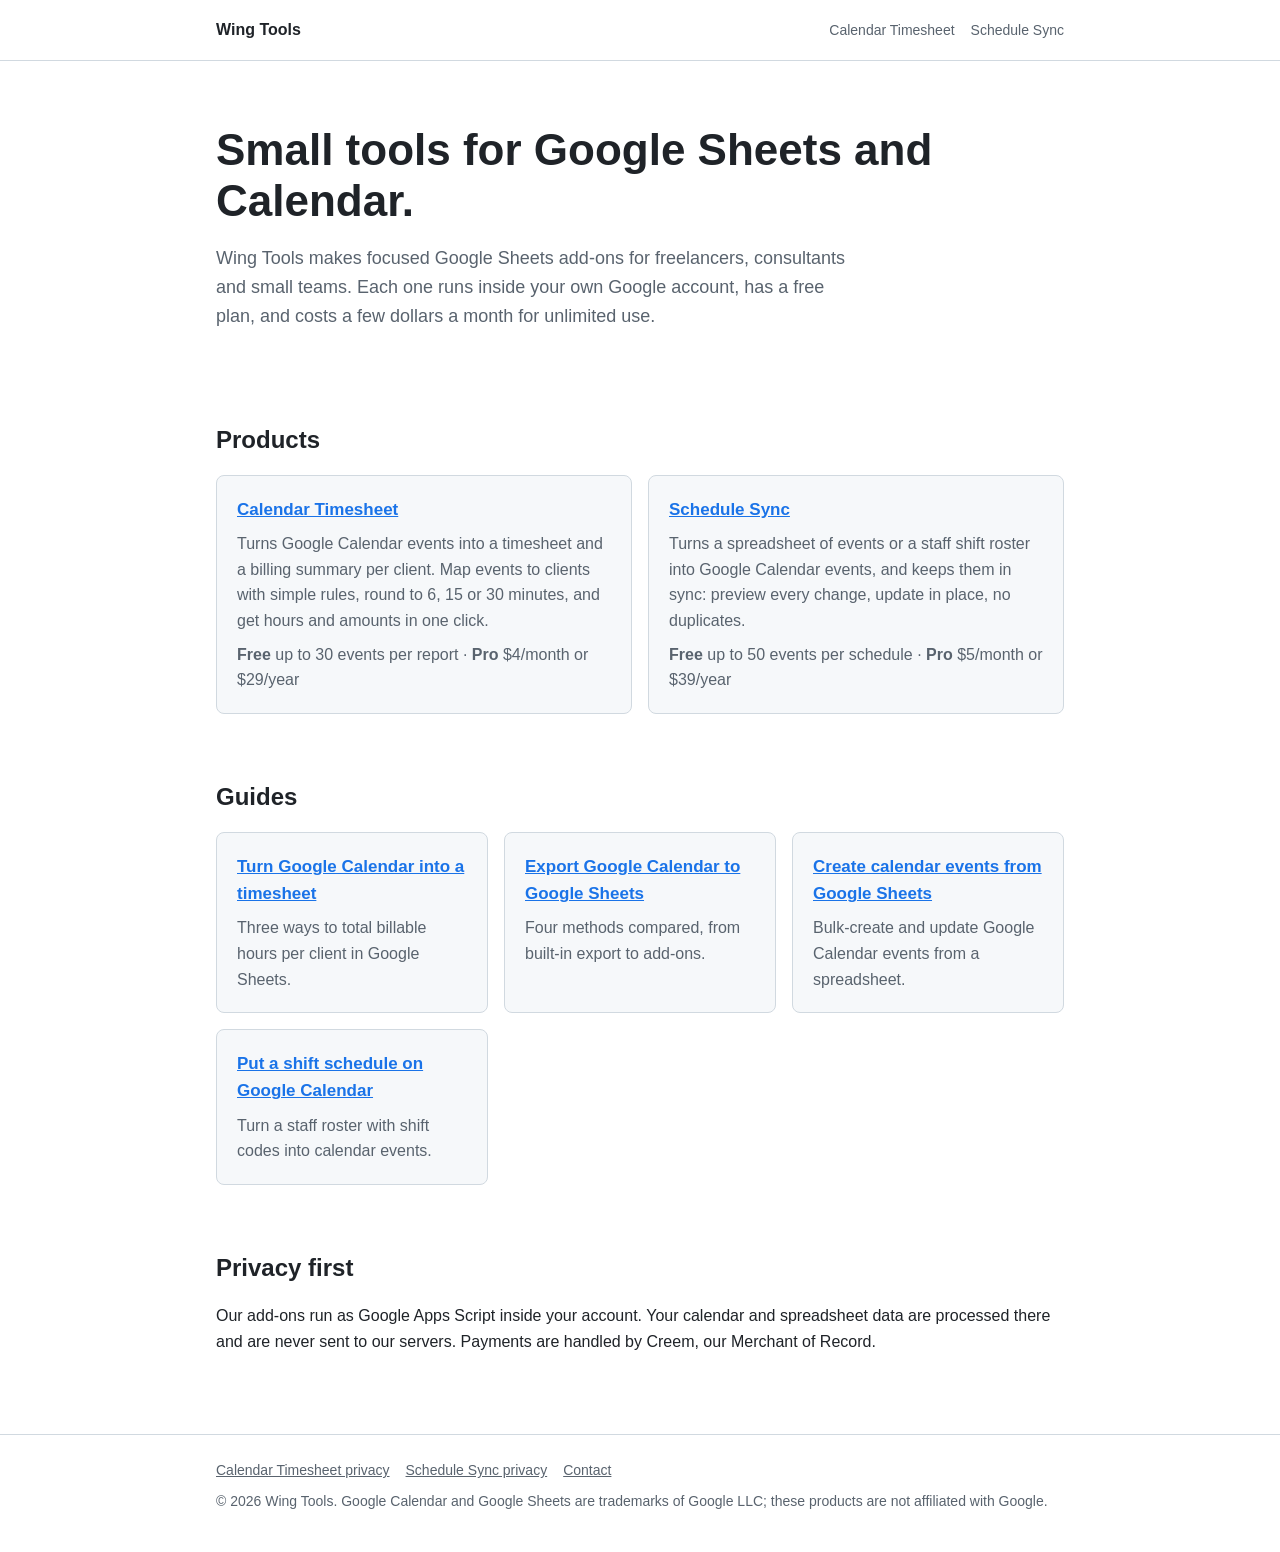
<file: index.html>
<!DOCTYPE html>
<html lang="en">
<head>
  <meta charset="utf-8">
  <meta name="viewport" content="width=device-width, initial-scale=1">
  <title>Wing Tools: Google Sheets add-ons for timesheets and schedules</title>
  <meta name="description" content="Wing Tools makes small Google Sheets add-ons: Calendar Timesheet turns Google Calendar into billable hours per client; Schedule Sync turns event lists and shift rosters into Google Calendar events.">
  <link rel="stylesheet" href="timesheet/style.css">
  <meta name="google-site-verification" content="4M3MP2uLy1dWn6AyEb_VzgzQhLQutIJggLVPbvJABsI" />
  <meta name="google-site-verification" content="s4MTueTqM50Sjs0MbhgDA8vMf7z8lBS--wIg855Av0E" />
  <link rel="canonical" href="https://getwingtools.com/">
  <link rel="icon" href="schedule/icon.svg" type="image/svg+xml">
  <meta property="og:type" content="website">
  <meta property="og:site_name" content="Wing Tools">
  <meta property="og:title" content="Wing Tools: small tools for Google Sheets and Calendar">
  <meta property="og:description" content="Calendar Timesheet and Schedule Sync: Google Sheets add-ons that run inside your own Google account. Free plans available.">
  <meta property="og:url" content="https://getwingtools.com/">
  <meta property="og:image" content="https://getwingtools.com/og/studio.png">
  <meta name="twitter:card" content="summary_large_image">
  <meta name="twitter:image" content="https://getwingtools.com/og/studio.png">
  <script type="application/ld+json">
  {
    "@context": "https://schema.org",
    "@graph": [
      {
        "@type": "Organization",
        "@id": "https://getwingtools.com/#org",
        "name": "Wing Tools",
        "url": "https://getwingtools.com/",
        "email": "winghuo19820628@gmail.com",
        "description": "Independent developer of Google Sheets add-ons for freelancers, consultants and small teams."
      },
      {
        "@type": "WebSite",
        "@id": "https://getwingtools.com/#site",
        "name": "Wing Tools",
        "url": "https://getwingtools.com/",
        "publisher": { "@id": "https://getwingtools.com/#org" }
      },
      {
        "@type": "ItemList",
        "name": "Wing Tools products",
        "itemListElement": [
          { "@type": "ListItem", "position": 1, "url": "https://getwingtools.com/timesheet/", "name": "Calendar Timesheet" },
          { "@type": "ListItem", "position": 2, "url": "https://getwingtools.com/schedule/", "name": "Schedule Sync" }
        ]
      }
    ]
  }
  </script>
</head>
<body>
  <header>
    <div class="wrap">
      <a class="brand" href="./">Wing Tools</a>
      <nav><a href="timesheet/">Calendar Timesheet</a><a href="schedule/">Schedule Sync</a></nav>
    </div>
  </header>

  <main class="wrap">
    <section class="hero">
      <h1>Small tools for Google Sheets and Calendar.</h1>
      <p>Wing Tools makes focused Google Sheets add-ons for freelancers, consultants and small teams. Each one runs inside your own Google account, has a free plan, and costs a few dollars a month for unlimited use.</p>
    </section>

    <section>
      <h2>Products</h2>
      <div class="grid">
        <div class="card">
          <h3><a href="timesheet/">Calendar Timesheet</a></h3>
          <p>Turns Google Calendar events into a timesheet and a billing summary per client. Map events to clients with simple rules, round to 6, 15 or 30 minutes, and get hours and amounts in one click.</p>
          <p style="margin-top:8px"><b>Free</b> up to 30 events per report · <b>Pro</b> $4/month or $29/year</p>
        </div>
        <div class="card">
          <h3><a href="schedule/">Schedule Sync</a></h3>
          <p>Turns a spreadsheet of events or a staff shift roster into Google Calendar events, and keeps them in sync: preview every change, update in place, no duplicates.</p>
          <p style="margin-top:8px"><b>Free</b> up to 50 events per schedule · <b>Pro</b> $5/month or $39/year</p>
        </div>
      </div>
    </section>

    <section>
      <h2>Guides</h2>
      <div class="grid">
        <div class="card"><h3><a href="timesheet/guides/google-calendar-to-timesheet.html">Turn Google Calendar into a timesheet</a></h3><p>Three ways to total billable hours per client in Google Sheets.</p></div>
        <div class="card"><h3><a href="timesheet/guides/export-google-calendar-to-google-sheets.html">Export Google Calendar to Google Sheets</a></h3><p>Four methods compared, from built-in export to add-ons.</p></div>
        <div class="card"><h3><a href="schedule/guides/create-google-calendar-events-from-google-sheets.html">Create calendar events from Google Sheets</a></h3><p>Bulk-create and update Google Calendar events from a spreadsheet.</p></div>
        <div class="card"><h3><a href="schedule/guides/shift-schedule-google-calendar.html">Put a shift schedule on Google Calendar</a></h3><p>Turn a staff roster with shift codes into calendar events.</p></div>
      </div>
    </section>

    <section>
      <h2>Privacy first</h2>
      <p>Our add-ons run as Google Apps Script inside your account. Your calendar and spreadsheet data are processed there and are never sent to our servers. Payments are handled by Creem, our Merchant of Record.</p>
    </section>
  </main>

  <footer>
    <div class="wrap">
      <a href="timesheet/privacy.html">Calendar Timesheet privacy</a><a href="schedule/privacy.html">Schedule Sync privacy</a><a href="mailto:winghuo19820628@gmail.com">Contact</a>
      <div style="margin-top:8px">© 2026 Wing Tools. Google Calendar and Google Sheets are trademarks of Google LLC; these products are not affiliated with Google.</div>
    </div>
  </footer>
</body>
</html>
</file>
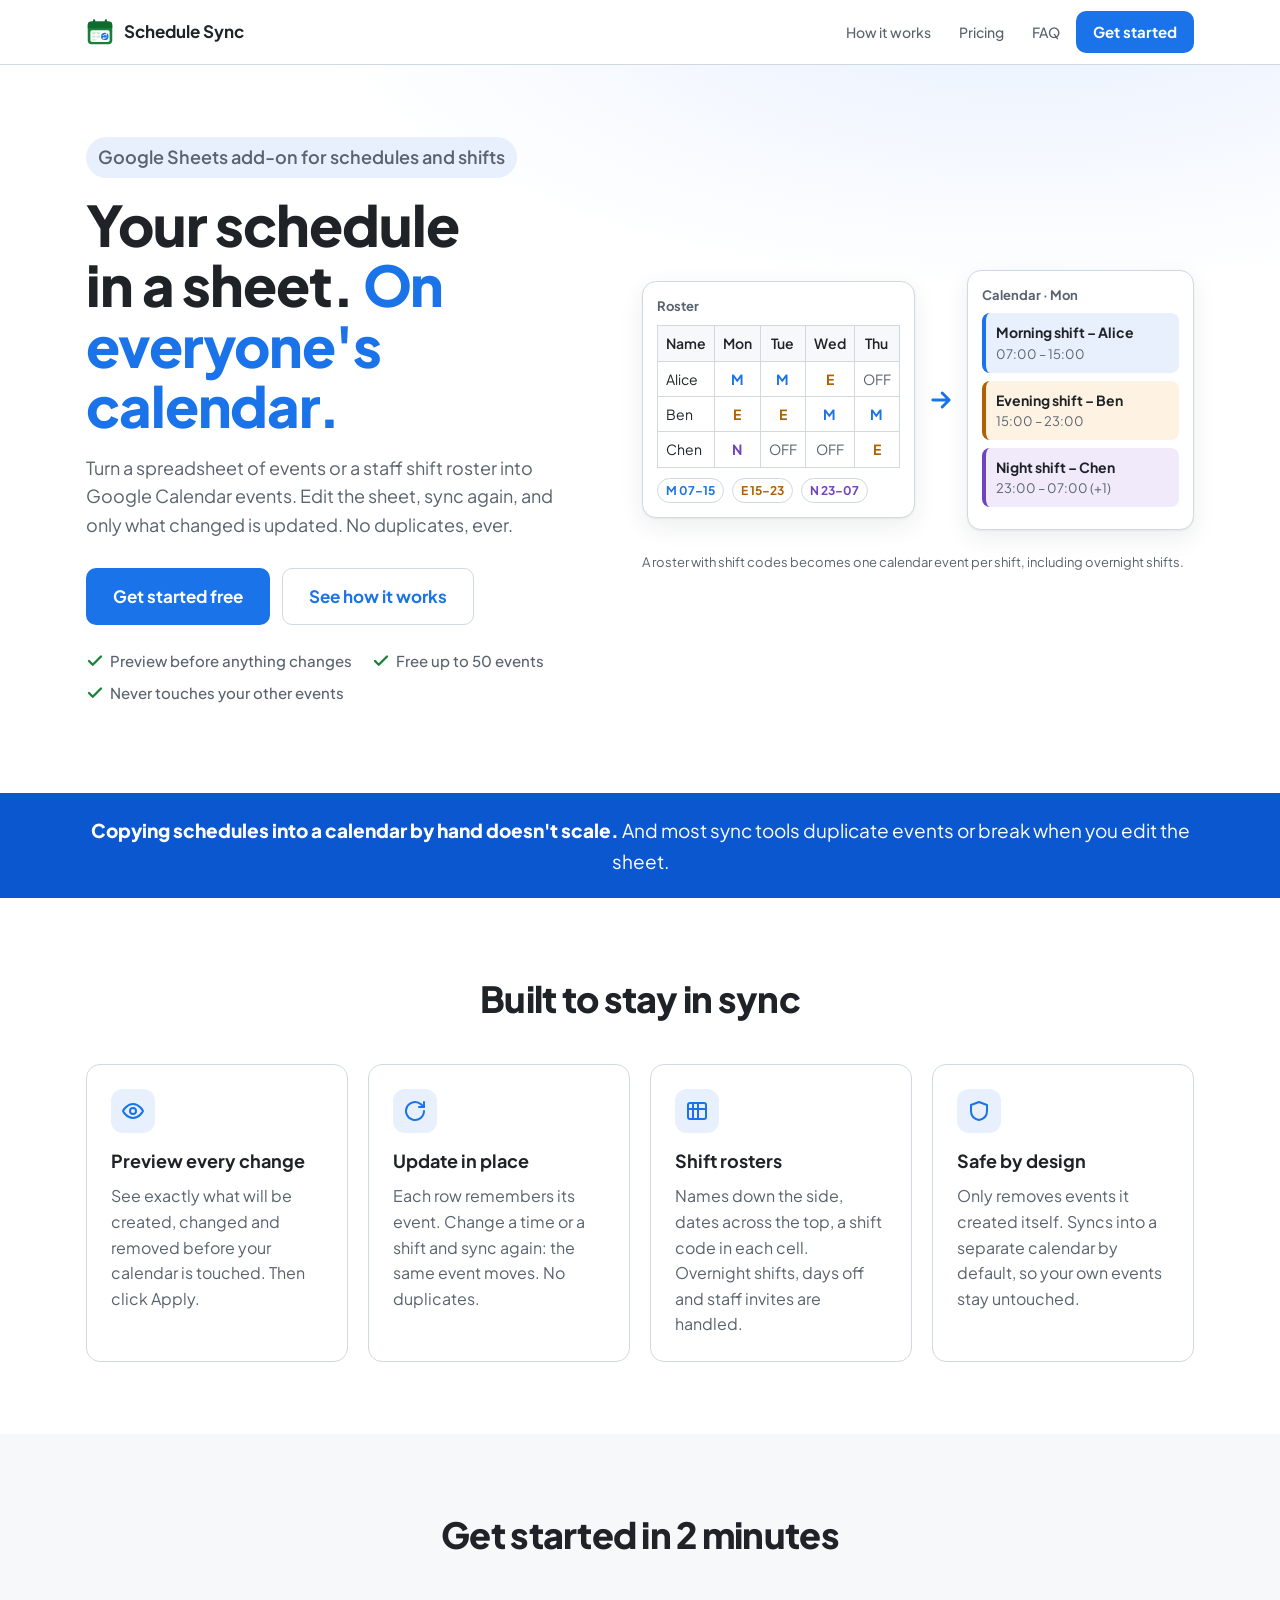
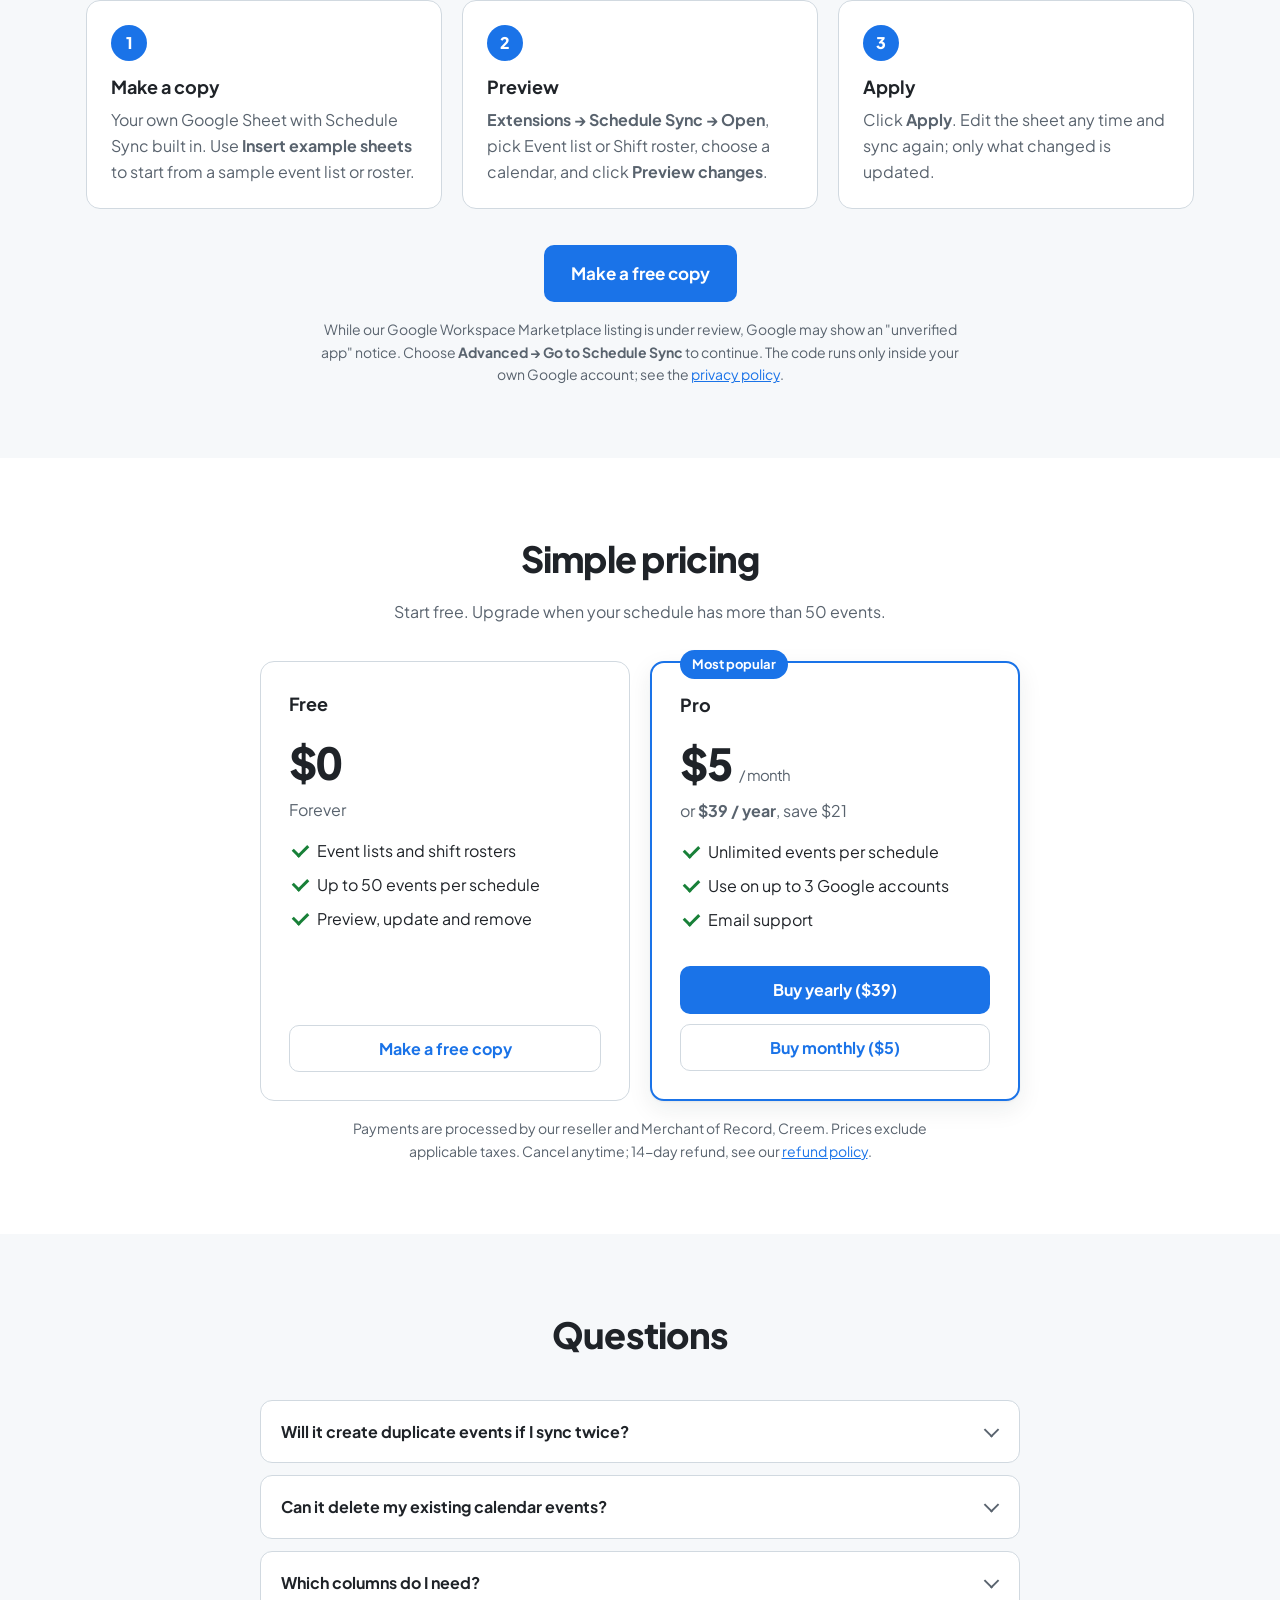
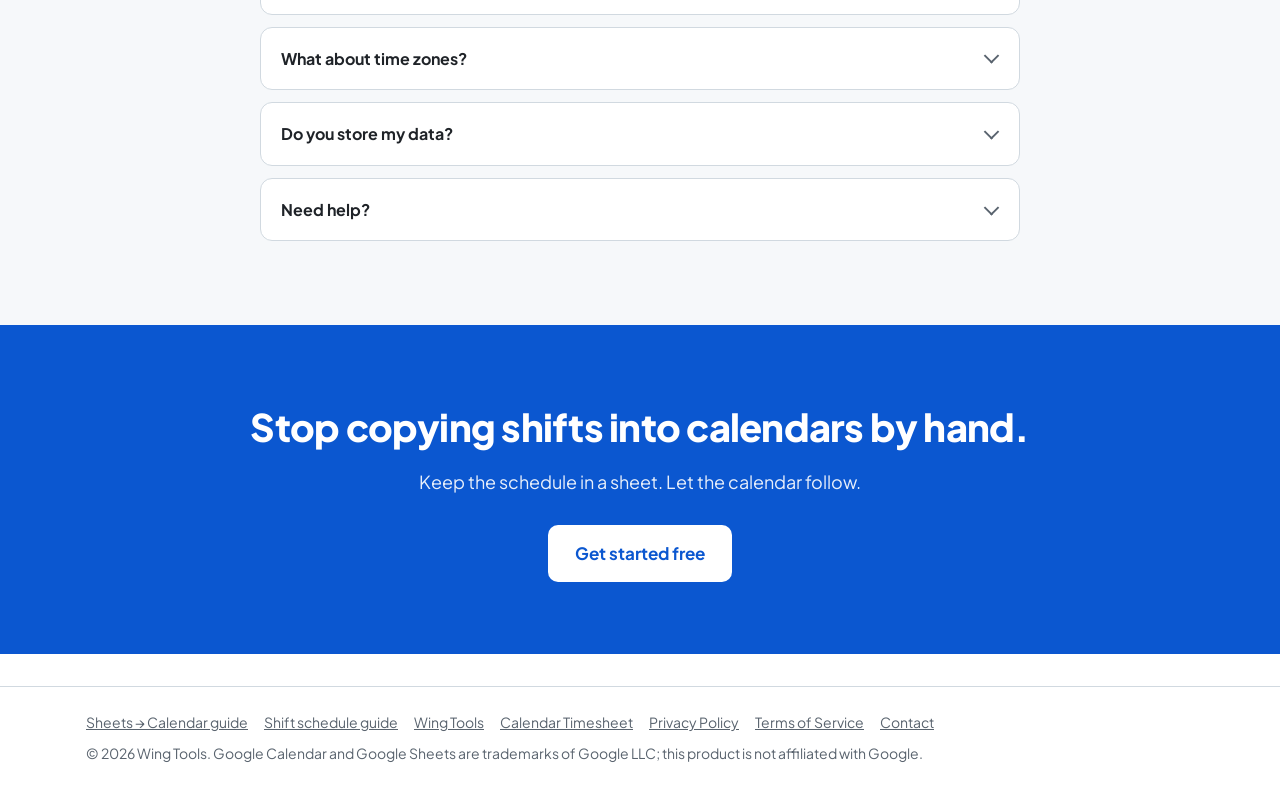
<file: schedule/index.html>
<!DOCTYPE html>
<html lang="en">
<head>
  <meta charset="utf-8">
  <meta name="viewport" content="width=device-width, initial-scale=1">
  <title>Schedule Sync: Google Sheets to Google Calendar, Shift Rosters Included</title>
  <meta name="description" content="Turn a spreadsheet into Google Calendar events: event lists and staff shift rosters. Preview every change, update in place, never duplicate. Free for up to 50 events.">
  <link rel="preconnect" href="https://fonts.googleapis.com">
  <link rel="preconnect" href="https://fonts.gstatic.com" crossorigin>
  <link rel="stylesheet" href="https://fonts.googleapis.com/css2?family=Plus+Jakarta+Sans:wght@400;500;600;700;800&display=swap">
  <link rel="stylesheet" href="../timesheet/style.css">
  <link rel="stylesheet" href="../timesheet/home.css">
  <link rel="stylesheet" href="schedule.css">
  <link rel="canonical" href="https://getwingtools.com/schedule/">
  <link rel="icon" href="icon.svg" type="image/svg+xml">
  <meta name="robots" content="index, follow, max-image-preview:large">
  <meta property="og:type" content="website">
  <meta property="og:site_name" content="Wing Tools">
  <meta property="og:title" content="Schedule Sync: Google Sheets to Google Calendar, shift rosters included">
  <meta property="og:description" content="Turn a spreadsheet of events or a staff shift roster into Google Calendar events. Preview every change, update in place, no duplicates. Free up to 50 events; Pro $5/month.">
  <meta property="og:url" content="https://getwingtools.com/schedule/">
  <meta property="og:image" content="https://getwingtools.com/og/schedule.png">
  <meta property="og:image:width" content="1200">
  <meta property="og:image:height" content="630">
  <meta name="twitter:card" content="summary_large_image">
  <meta name="twitter:title" content="Schedule Sync for Google Sheets">
  <meta name="twitter:description" content="Spreadsheet → Google Calendar, shift rosters included. No duplicates. Free up to 50 events.">
  <meta name="twitter:image" content="https://getwingtools.com/og/schedule.png">
  <script type="application/ld+json">
  {
    "@context": "https://schema.org",
    "@graph": [
      {
        "@type": "Organization",
        "@id": "https://getwingtools.com/#org",
        "name": "Wing Tools",
        "url": "https://getwingtools.com/",
        "email": "winghuo19820628@gmail.com"
      },
      {
        "@type": "SoftwareApplication",
        "@id": "https://getwingtools.com/schedule/#app",
        "name": "Schedule Sync",
        "applicationCategory": "BusinessApplication",
        "applicationSubCategory": "Scheduling",
        "operatingSystem": "Web (Google Sheets add-on)",
        "url": "https://getwingtools.com/schedule/",
        "image": "https://getwingtools.com/og/schedule.png",
        "description": "Schedule Sync is a Google Sheets add-on that creates and updates Google Calendar events from a spreadsheet: either an event list (title, date, start, end, location, guests) or a staff shift roster (names down the side, dates across the top, shift codes in the cells). It previews every change, updates events in place instead of duplicating them, and only removes events it created itself.",
        "featureList": ["Event list and shift roster modes", "Preview of new, changed and removed events before applying", "In-place updates without duplicates", "Overnight shifts and days off", "Optional email invitations to guests or staff", "Only removes events it created"],
        "publisher": { "@id": "https://getwingtools.com/#org" },
        "offers": [
          { "@type": "Offer", "name": "Free", "price": "0", "priceCurrency": "USD", "description": "Up to 50 events per schedule" },
          { "@type": "Offer", "name": "Pro monthly", "price": "5", "priceCurrency": "USD", "url": "https://www.creem.io/payment/prod_6Ld2TlBaafXOfjU2Cp26H9", "description": "Unlimited events, billed monthly" },
          { "@type": "Offer", "name": "Pro yearly", "price": "39", "priceCurrency": "USD", "url": "https://www.creem.io/payment/prod_2qRhzeci2Ig1mNj2ltwigH", "description": "Unlimited events, billed yearly" }
        ]
      },
      {
        "@type": "FAQPage",
        "mainEntity": [
          { "@type": "Question", "name": "Will it create duplicate events if I sync twice?", "acceptedAnswer": { "@type": "Answer", "text": "No. Each row (or roster cell) remembers the event it created. Syncing again only updates what changed; unchanged rows are skipped." } },
          { "@type": "Question", "name": "Can it delete my existing calendar events?", "acceptedAnswer": { "@type": "Answer", "text": "No. It only removes events it created itself, and only after you confirm them in the preview. By default it syncs into a new, separate calendar." } },
          { "@type": "Question", "name": "Which columns do I need?", "acceptedAnswer": { "@type": "Answer", "text": "For an event list: Title and Date, plus optional Start, End (or Duration), Location, Description and Guests. No start time means an all-day event. For a roster: names in column A, dates across row 1, and a Shift codes sheet with Code, Title, Start and End." } },
          { "@type": "Question", "name": "What about time zones?", "acceptedAnswer": { "@type": "Answer", "text": "Times are read in the spreadsheet's time zone (File → Settings). If your calendar displays a different time zone, the preview tells you before you sync." } },
          { "@type": "Question", "name": "Do you store my data?", "acceptedAnswer": { "@type": "Answer", "text": "No. The add-on runs inside your own Google account; your sheet and calendar data are never sent to our servers." } },
          { "@type": "Question", "name": "Need help?", "acceptedAnswer": { "@type": "Answer", "text": "Email winghuo19820628@gmail.com. We usually reply within 2 business days." } }
        ]
      }
    ]
  }
  </script>
</head>
<body class="home">
  <a class="skip" href="#main">Skip to content</a>

  <header class="site-header">
    <div class="wrap wide">
      <a class="brand" href="./"><img src="icon.svg" alt="" width="28" height="28">Schedule Sync</a>
      <nav aria-label="Main">
        <a class="hide-sm" href="#how">How it works</a><a class="hide-xs" href="#pricing">Pricing</a><a class="hide-sm" href="#faq">FAQ</a>
        <a class="btn btn-sm" href="#install">Get started</a>
      </nav>
    </div>
  </header>

  <main id="main">
    <section class="hero">
      <div class="wrap wide hero-grid">
        <div class="hero-copy">
          <p class="eyebrow">Google Sheets add-on<span class="hide-sm"> for schedules and shifts</span></p>
          <h1>Your schedule in a sheet. <span class="accent">On everyone's calendar.</span></h1>
          <p class="lead">Turn a spreadsheet of events or a staff shift roster into Google Calendar events. Edit the sheet, sync again, and only what changed is updated. No duplicates, ever.</p>
          <div class="cta-row">
            <a class="btn btn-lg" href="#install">Get started free</a>
            <a class="btn btn-lg btn-ghost" href="#how">See how it works</a>
          </div>
          <ul class="trust" aria-label="Highlights">
            <li><svg aria-hidden="true" viewBox="0 0 24 24"><path d="M20 6 9 17l-5-5"/></svg>Preview before anything changes</li>
            <li><svg aria-hidden="true" viewBox="0 0 24 24"><path d="M20 6 9 17l-5-5"/></svg>Free up to 50 events</li>
            <li><svg aria-hidden="true" viewBox="0 0 24 24"><path d="M20 6 9 17l-5-5"/></svg>Never touches your other events</li>
          </ul>
        </div>

        <figure class="hero-media demo" aria-label="Example: a shift roster becomes calendar events">
          <div class="demo-sheet">
            <div class="demo-title">Roster</div>
            <table>
              <thead><tr><th>Name</th><th>Mon</th><th>Tue</th><th>Wed</th><th>Thu</th></tr></thead>
              <tbody>
                <tr><td>Alice</td><td class="m">M</td><td class="m">M</td><td class="e">E</td><td class="off">OFF</td></tr>
                <tr><td>Ben</td><td class="e">E</td><td class="e">E</td><td class="m">M</td><td class="m">M</td></tr>
                <tr><td>Chen</td><td class="n">N</td><td class="off">OFF</td><td class="off">OFF</td><td class="e">E</td></tr>
              </tbody>
            </table>
            <div class="demo-codes"><span class="m">M 07–15</span><span class="e">E 15–23</span><span class="n">N 23–07</span></div>
          </div>
          <div class="demo-arrow" aria-hidden="true"><svg viewBox="0 0 24 24"><path d="M5 12h14M13 6l6 6-6 6"/></svg></div>
          <div class="demo-cal">
            <div class="demo-title">Calendar · Mon</div>
            <div class="ev m"><b>Morning shift – Alice</b><span>07:00 – 15:00</span></div>
            <div class="ev e"><b>Evening shift – Ben</b><span>15:00 – 23:00</span></div>
            <div class="ev n"><b>Night shift – Chen</b><span>23:00 – 07:00 (+1)</span></div>
          </div>
          <figcaption>A roster with shift codes becomes one calendar event per shift, including overnight shifts.</figcaption>
        </figure>
      </div>
    </section>

    <section class="band">
      <div class="wrap wide">
        <p class="band-text"><b>Copying schedules into a calendar by hand doesn't scale.</b> And most sync tools duplicate events or break when you edit the sheet.</p>
      </div>
    </section>

    <section id="features" class="section">
      <div class="wrap wide">
        <h2 class="section-title">Built to stay in sync</h2>
        <div class="features">
          <article class="feature">
            <div class="icon" aria-hidden="true"><svg viewBox="0 0 24 24"><path d="M2 12s3.5-7 10-7 10 7 10 7-3.5 7-10 7S2 12 2 12Z"/><circle cx="12" cy="12" r="3"/></svg></div>
            <h3>Preview every change</h3>
            <p>See exactly what will be created, changed and removed before your calendar is touched. Then click Apply.</p>
          </article>
          <article class="feature">
            <div class="icon" aria-hidden="true"><svg viewBox="0 0 24 24"><path d="M21 12a9 9 0 1 1-3-6.7L21 8"/><path d="M21 3v5h-5"/></svg></div>
            <h3>Update in place</h3>
            <p>Each row remembers its event. Change a time or a shift and sync again: the same event moves. No duplicates.</p>
          </article>
          <article class="feature">
            <div class="icon" aria-hidden="true"><svg viewBox="0 0 24 24"><rect x="3" y="4" width="18" height="16" rx="2"/><path d="M3 10h18M8 4v16M13 4v16"/></svg></div>
            <h3>Shift rosters</h3>
            <p>Names down the side, dates across the top, a shift code in each cell. Overnight shifts, days off and staff invites are handled.</p>
          </article>
          <article class="feature">
            <div class="icon" aria-hidden="true"><svg viewBox="0 0 24 24"><path d="M12 3 4 6v6c0 5 3.5 8 8 9 4.5-1 8-4 8-9V6l-8-3Z"/></svg></div>
            <h3>Safe by design</h3>
            <p>Only removes events it created itself. Syncs into a separate calendar by default, so your own events stay untouched.</p>
          </article>
        </div>
      </div>
    </section>

    <section id="how" class="section alt">
      <div class="wrap wide" id="install">
        <h2 class="section-title">Get started in 2 minutes</h2>
        <ol class="steps-grid">
          <li><span class="num" aria-hidden="true">1</span><h3>Make a copy</h3><p>Your own Google Sheet with Schedule Sync built in. Use <b>Insert example sheets</b> to start from a sample event list or roster.</p></li>
          <li><span class="num" aria-hidden="true">2</span><h3>Preview</h3><p><b>Extensions → Schedule Sync → Open</b>, pick Event list or Shift roster, choose a calendar, and click <b>Preview changes</b>.</p></li>
          <li><span class="num" aria-hidden="true">3</span><h3>Apply</h3><p>Click <b>Apply</b>. Edit the sheet any time and sync again; only what changed is updated.</p></li>
        </ol>
        <div class="center">
          <a class="btn btn-lg" href="https://docs.google.com/spreadsheets/d/1TnMOonkzKG_lF6cCbMjmFTGs2od8mXjY9_CEztVjOjE/copy" target="_blank" rel="noopener">Make a free copy</a>
          <p class="fine">While our Google Workspace Marketplace listing is under review, Google may show an "unverified app" notice. Choose <b>Advanced → Go to Schedule Sync</b> to continue. The code runs only inside your own Google account; see the <a href="privacy.html">privacy policy</a>.</p>
        </div>
      </div>
    </section>

    <section id="pricing" class="section">
      <div class="wrap wide">
        <h2 class="section-title">Simple pricing</h2>
        <p class="section-sub">Start free. Upgrade when your schedule has more than 50 events.</p>
        <div class="plans">
          <div class="plan">
            <h3>Free</h3>
            <div class="price">$0</div>
            <p class="plan-note">Forever</p>
            <ul class="checks">
              <li>Event lists and shift rosters</li>
              <li>Up to 50 events per schedule</li>
              <li>Preview, update and remove</li>
            </ul>
            <a class="btn btn-ghost btn-block" href="#install">Make a free copy</a>
          </div>
          <div class="plan plan-pro">
            <span class="badge">Most popular</span>
            <h3>Pro</h3>
            <div class="price">$5 <small>/ month</small></div>
            <p class="plan-note">or <b>$39 / year</b>, save $21</p>
            <ul class="checks">
              <li>Unlimited events per schedule</li>
              <li>Use on up to 3 Google accounts</li>
              <li>Email support</li>
            </ul>
            <a class="btn btn-block" href="https://www.creem.io/payment/prod_2qRhzeci2Ig1mNj2ltwigH">Buy yearly ($39)</a>
            <a class="btn btn-ghost btn-block" href="https://www.creem.io/payment/prod_6Ld2TlBaafXOfjU2Cp26H9">Buy monthly ($5)</a>
          </div>
        </div>
        <p class="fine center">Payments are processed by our reseller and Merchant of Record, Creem. Prices exclude applicable taxes. Cancel anytime; 14-day refund, see our <a href="terms.html#refunds">refund policy</a>.</p>
      </div>
    </section>

    <section id="faq" class="section alt">
      <div class="wrap">
        <h2 class="section-title">Questions</h2>
        <div class="faq">
          <details><summary>Will it create duplicate events if I sync twice?</summary><p>No. Each row (or roster cell) remembers the event it created. Syncing again only updates what changed; unchanged rows are skipped.</p></details>
          <details><summary>Can it delete my existing calendar events?</summary><p>No. It only removes events it created itself, and only after you confirm them in the preview. By default it syncs into a new, separate calendar.</p></details>
          <details><summary>Which columns do I need?</summary><p>For an event list: <b>Title</b> and <b>Date</b>, plus optional Start, End (or Duration), Location, Description and Guests. No start time means an all-day event. For a roster: names in column A, dates across row 1, and a Shift codes sheet with Code, Title, Start and End.</p></details>
          <details><summary>What about time zones?</summary><p>Times are read in the spreadsheet's time zone (File → Settings). If your calendar displays a different time zone, the preview tells you before you sync.</p></details>
          <details><summary>Do you store my data?</summary><p>No. The add-on runs inside your own Google account; your sheet and calendar data are never sent to our servers. See the <a href="privacy.html">privacy policy</a>.</p></details>
          <details><summary>Need help?</summary><p>Email <a href="mailto:winghuo19820628@gmail.com">winghuo19820628@gmail.com</a>. We usually reply within 2 business days.</p></details>
        </div>
      </div>
    </section>

    <section class="final-cta">
      <div class="wrap">
        <h2>Stop copying shifts into calendars by hand.</h2>
        <p>Keep the schedule in a sheet. Let the calendar follow.</p>
        <a class="btn btn-lg btn-light" href="#install">Get started free</a>
      </div>
    </section>
  </main>

  <footer>
    <div class="wrap wide">
      <a href="guides/create-google-calendar-events-from-google-sheets.html">Sheets → Calendar guide</a><a href="guides/shift-schedule-google-calendar.html">Shift schedule guide</a><a href="../">Wing Tools</a><a href="../timesheet/">Calendar Timesheet</a><a href="privacy.html">Privacy Policy</a><a href="terms.html">Terms of Service</a><a href="mailto:winghuo19820628@gmail.com">Contact</a>
      <div style="margin-top:8px">© 2026 Wing Tools. Google Calendar and Google Sheets are trademarks of Google LLC; this product is not affiliated with Google.</div>
    </div>
  </footer>
</body>
</html>
</file>
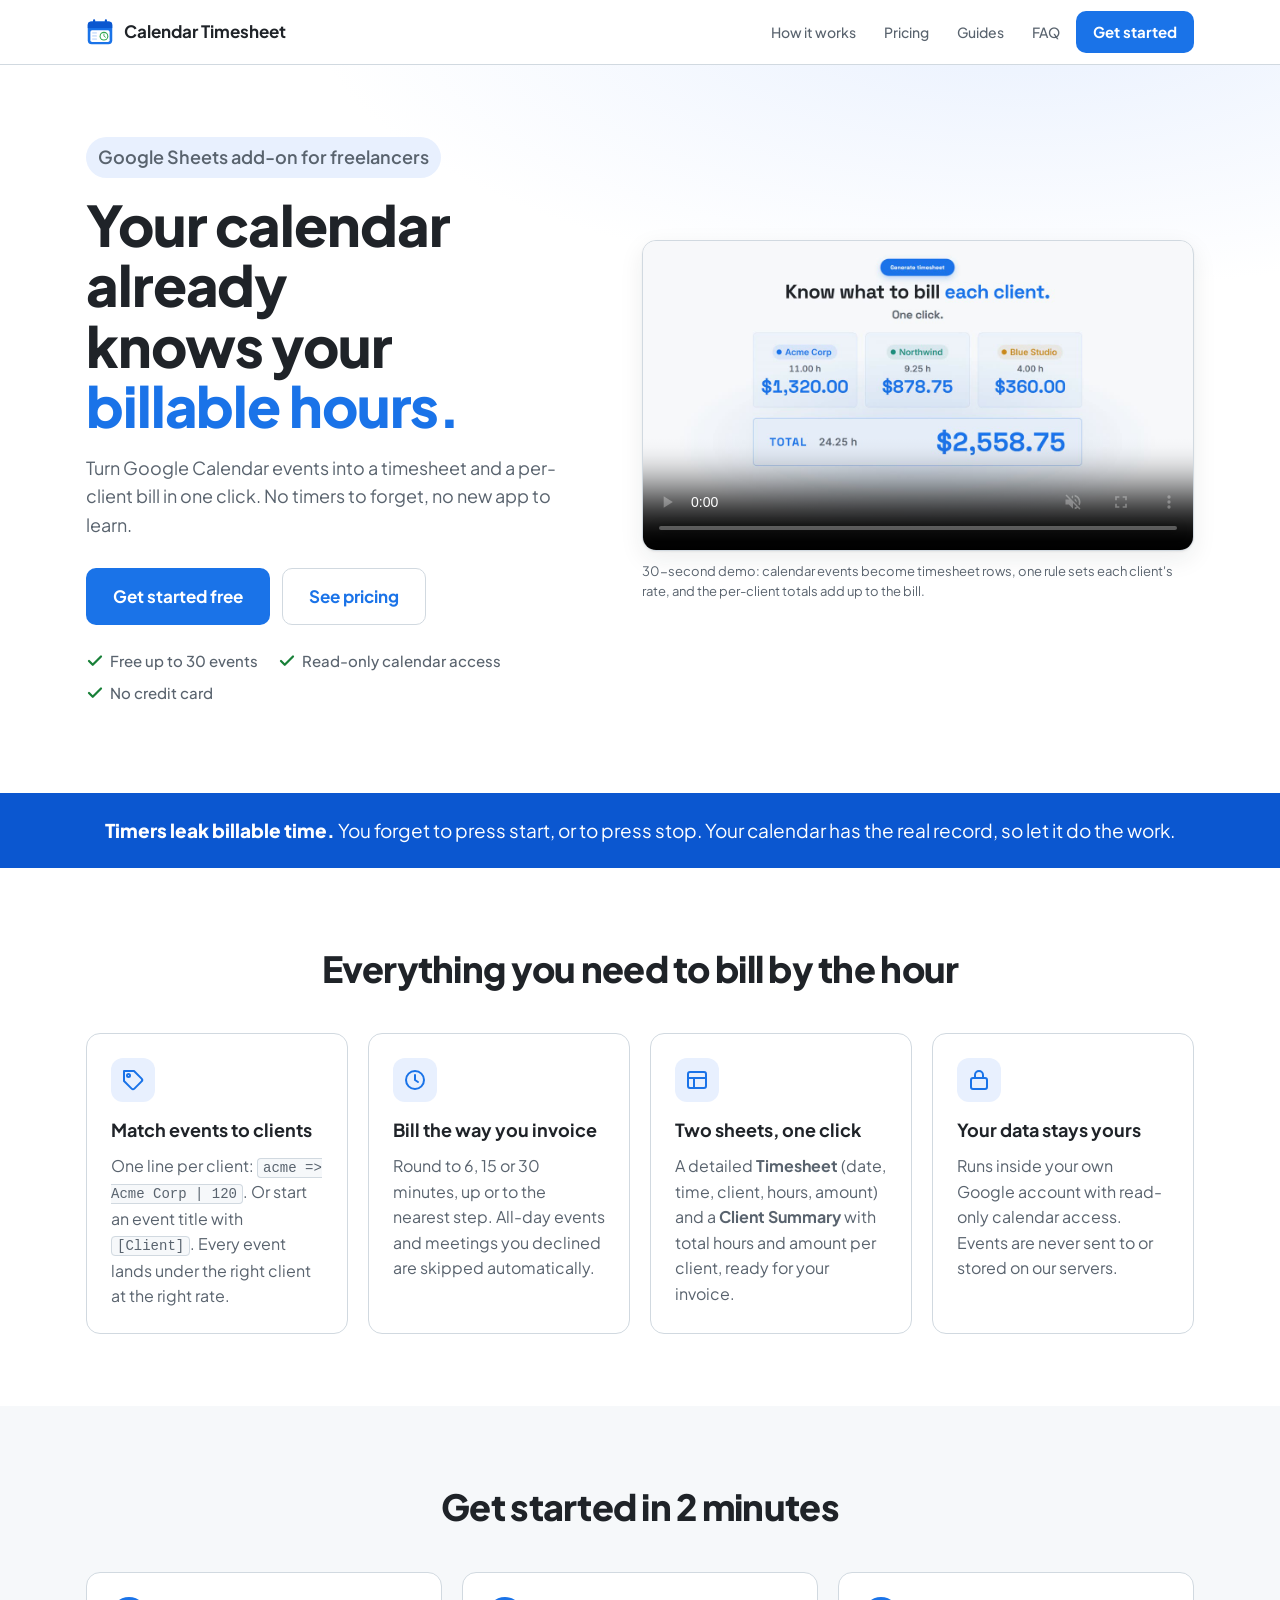
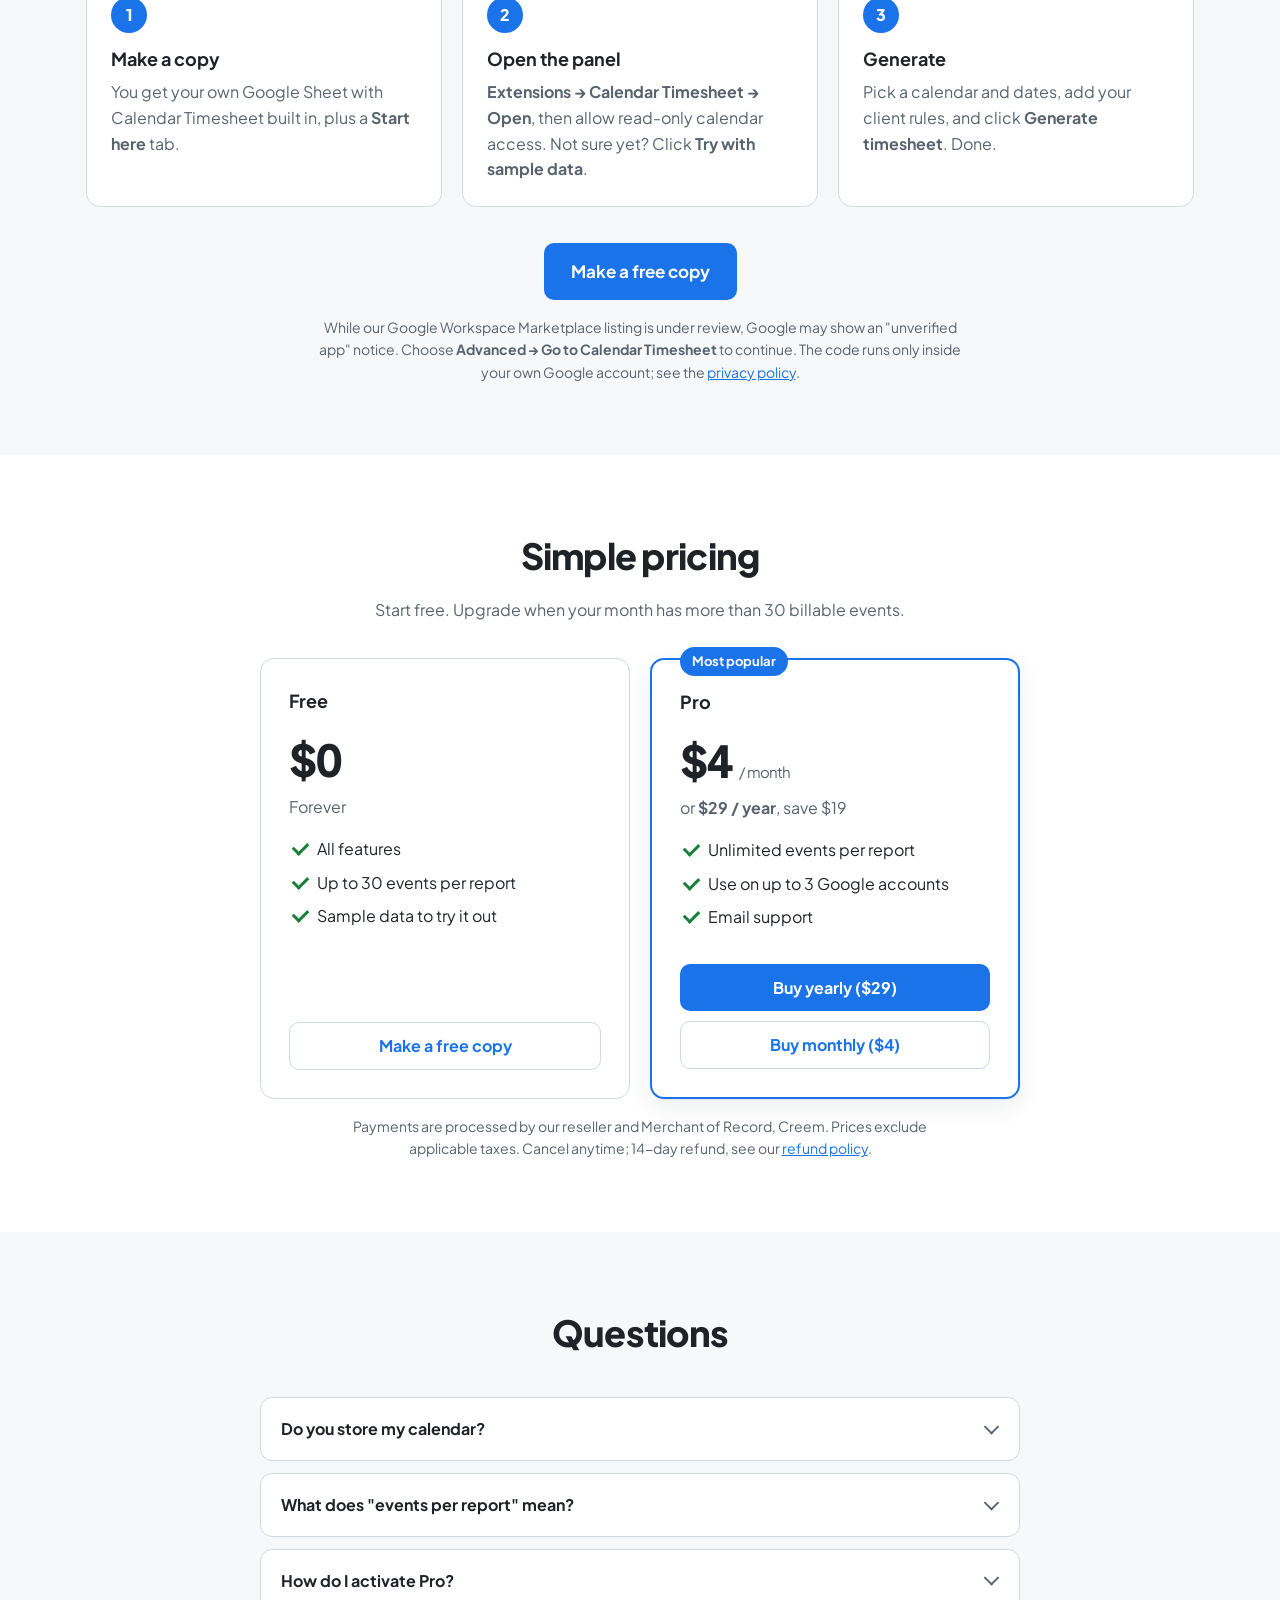
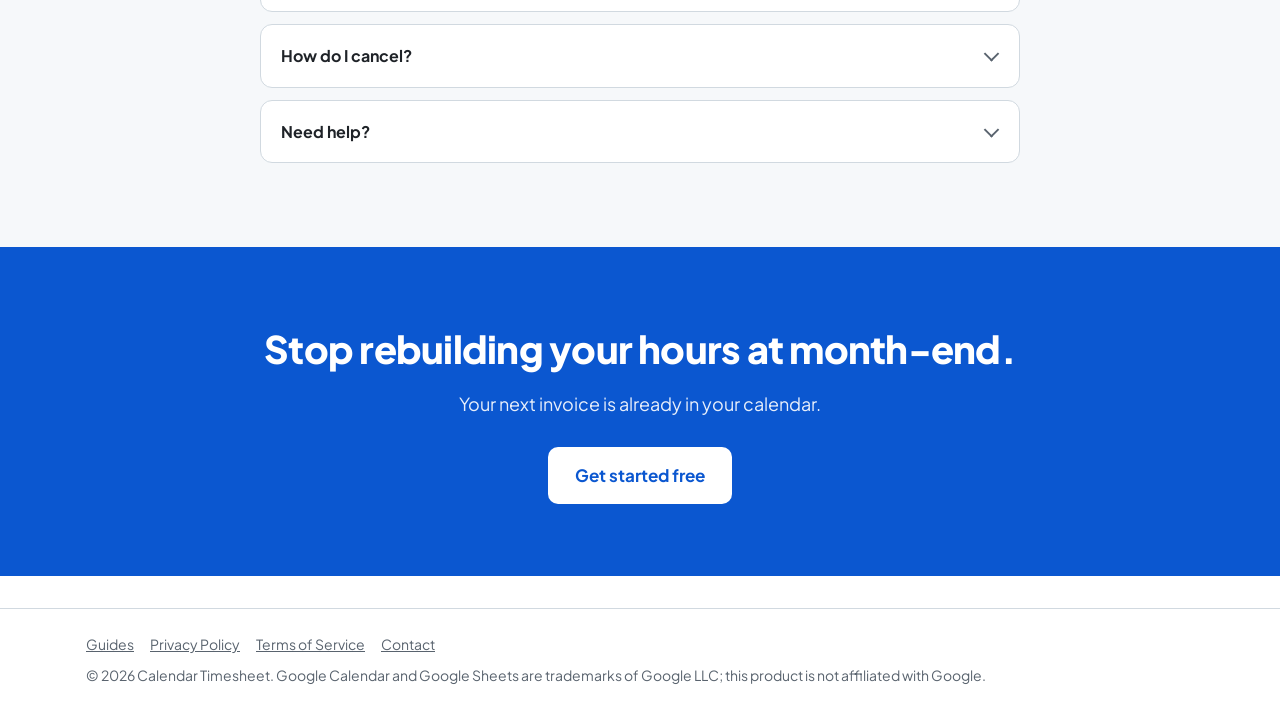
<file: timesheet/index.html>
<!DOCTYPE html>
<html lang="en">
<head>
  <meta charset="utf-8">
  <meta name="viewport" content="width=device-width, initial-scale=1">
  <title>Calendar Timesheet for Google Sheets</title>
  <meta name="description" content="Turn your Google Calendar into a timesheet and per-client billing summary in Google Sheets. Built for freelancers and consultants who bill by the hour.">
  <link rel="preconnect" href="https://fonts.googleapis.com">
  <link rel="preconnect" href="https://fonts.gstatic.com" crossorigin>
  <link rel="stylesheet" href="https://fonts.googleapis.com/css2?family=Plus+Jakarta+Sans:wght@400;500;600;700;800&display=swap">
  <link rel="stylesheet" href="style.css">
  <link rel="stylesheet" href="home.css">
  <link rel="canonical" href="https://getwingtools.com/timesheet/">
  <link rel="icon" href="favicon.svg" type="image/svg+xml">
  <meta name="robots" content="index, follow, max-image-preview:large">
  <meta property="og:type" content="website">
  <meta property="og:site_name" content="Wing Tools">
  <meta property="og:title" content="Calendar Timesheet: turn Google Calendar into a timesheet and per-client bill">
  <meta property="og:description" content="Google Sheets add-on for freelancers and consultants: calendar events become a timesheet and billable hours per client in one click. Free up to 30 events; Pro $4/month.">
  <meta property="og:url" content="https://getwingtools.com/timesheet/">
  <meta property="og:image" content="https://getwingtools.com/og/timesheet.png">
  <meta property="og:image:width" content="1200">
  <meta property="og:image:height" content="630">
  <meta property="og:video" content="https://getwingtools.com/timesheet/promo.mp4">
  <meta name="twitter:card" content="summary_large_image">
  <meta name="twitter:title" content="Calendar Timesheet for Google Sheets">
  <meta name="twitter:description" content="Calendar events → timesheet and per-client bill, in one click. Free up to 30 events.">
  <meta name="twitter:image" content="https://getwingtools.com/og/timesheet.png">
  <script type="application/ld+json">
  {
    "@context": "https://schema.org",
    "@graph": [
      {
        "@type": "Organization",
        "@id": "https://getwingtools.com/#org",
        "name": "Wing Tools",
        "url": "https://getwingtools.com/",
        "email": "winghuo19820628@gmail.com"
      },
      {
        "@type": "SoftwareApplication",
        "@id": "https://getwingtools.com/timesheet/#app",
        "name": "Calendar Timesheet",
        "applicationCategory": "BusinessApplication",
        "applicationSubCategory": "Time tracking",
        "operatingSystem": "Web (Google Sheets add-on)",
        "url": "https://getwingtools.com/timesheet/",
        "image": "https://getwingtools.com/og/timesheet.png",
        "description": "Calendar Timesheet is a Google Sheets add-on that turns Google Calendar events into a timesheet and a per-client billing summary. Rules like 'acme => Acme Corp | 120' map events to clients and hourly rates; hours round to 6, 15 or 30 minutes; all-day and declined events are skipped. Calendar access is read-only and data never leaves the user's Google account.",
        "featureList": ["Match calendar events to clients by keyword or [Client] tag", "Hourly rates per client", "Rounding to 6, 15 or 30 minutes", "Skips all-day and declined events", "Timesheet and Client Summary sheets", "Read-only calendar access"],
        "publisher": { "@id": "https://getwingtools.com/#org" },
        "offers": [
          { "@type": "Offer", "name": "Free", "price": "0", "priceCurrency": "USD", "description": "All features, up to 30 events per report" },
          { "@type": "Offer", "name": "Pro monthly", "price": "4", "priceCurrency": "USD", "url": "https://www.creem.io/payment/prod_5P3cwuPQmNzUwCzCaTSTnL", "description": "Unlimited events, billed monthly" },
          { "@type": "Offer", "name": "Pro yearly", "price": "29", "priceCurrency": "USD", "url": "https://www.creem.io/payment/prod_23967Ukve3rJoGUSoGnmI1", "description": "Unlimited events, billed yearly" }
        ]
      },
      {
        "@type": "VideoObject",
        "name": "Calendar Timesheet in 30 seconds",
        "description": "Google Calendar events become timesheet rows, one rule sets each client's hourly rate, and the per-client totals add up to the bill.",
        "thumbnailUrl": "https://getwingtools.com/timesheet/promo-poster.jpg",
        "contentUrl": "https://getwingtools.com/timesheet/promo.mp4",
        "uploadDate": "2026-09-27",
        "duration": "PT30S"
      },
      {
        "@type": "FAQPage",
        "mainEntity": [
          { "@type": "Question", "name": "Do you store my calendar?", "acceptedAnswer": { "@type": "Answer", "text": "No. Events are read inside your own Google account while the report is generated and written only to your spreadsheet. They are never sent to our servers." } },
          { "@type": "Question", "name": "What does \"events per report\" mean?", "acceptedAnswer": { "@type": "Answer", "text": "Each time you generate a timesheet, the free version includes up to 30 matching calendar events. Pro has no limit." } },
          { "@type": "Question", "name": "How do I activate Pro?", "acceptedAnswer": { "@type": "Answer", "text": "After purchase you receive a license key by email. Paste it into the add-on sidebar and click Activate." } },
          { "@type": "Question", "name": "How do I cancel?", "acceptedAnswer": { "@type": "Answer", "text": "Open the Creem customer portal (also linked in the add-on sidebar and your receipt email), sign in with your purchase email and click Cancel Subscription." } },
          { "@type": "Question", "name": "Need help?", "acceptedAnswer": { "@type": "Answer", "text": "Email winghuo19820628@gmail.com. We usually reply within 2 business days." } }
        ]
      }
    ]
  }
  </script>
</head>
<body class="home">
  <a class="skip" href="#main">Skip to content</a>

  <header class="site-header">
    <div class="wrap wide">
      <a class="brand" href="./"><img src="favicon.svg" alt="" width="28" height="28">Calendar Timesheet</a>
      <nav aria-label="Main">
        <a class="hide-sm" href="#how">How it works</a><a class="hide-xs" href="#pricing">Pricing</a><a class="hide-sm" href="guides/">Guides</a><a class="hide-sm" href="#faq">FAQ</a>
        <a class="btn btn-sm" href="#install">Get started</a>
      </nav>
    </div>
  </header>

  <main id="main">
    <section class="hero">
      <div class="wrap wide hero-grid">
        <div class="hero-copy">
          <p class="eyebrow">Google Sheets add-on<span class="hide-sm"> for freelancers</span></p>
          <h1>Your calendar already knows your <span class="accent">billable hours.</span></h1>
          <p class="lead">Turn Google Calendar events into a timesheet and a per-client bill in one click. No timers to forget, no new app to learn.</p>
          <div class="cta-row">
            <a class="btn btn-lg" href="#install">Get started free</a>
            <a class="btn btn-lg btn-ghost" href="#pricing">See pricing</a>
          </div>
          <ul class="trust" aria-label="Highlights">
            <li><svg aria-hidden="true" viewBox="0 0 24 24"><path d="M20 6 9 17l-5-5"/></svg>Free up to 30 events</li>
            <li><svg aria-hidden="true" viewBox="0 0 24 24"><path d="M20 6 9 17l-5-5"/></svg>Read-only calendar access</li>
            <li><svg aria-hidden="true" viewBox="0 0 24 24"><path d="M20 6 9 17l-5-5"/></svg>No credit card</li>
          </ul>
        </div>
        <figure class="hero-media">
          <video id="promo" class="promo" src="promo.mp4" poster="promo-poster.jpg" muted loop playsinline controls preload="metadata" aria-describedby="promo-caption"></video>
          <figcaption id="promo-caption">30-second demo: calendar events become timesheet rows, one rule sets each client's rate, and the per-client totals add up to the bill.</figcaption>
        </figure>
      </div>
    </section>

    <section class="band">
      <div class="wrap wide">
        <p class="band-text"><b>Timers leak billable time.</b> You forget to press start, or to press stop. Your calendar has the real record, so let it do the work.</p>
      </div>
    </section>

    <section id="features" class="section">
      <div class="wrap wide">
        <h2 class="section-title">Everything you need to bill by the hour</h2>
        <div class="features">
          <article class="feature">
            <div class="icon" aria-hidden="true"><svg viewBox="0 0 24 24"><path d="M20.6 13.4 13.4 20.6a2 2 0 0 1-2.8 0L3 13V3h10l7.6 7.6a2 2 0 0 1 0 2.8Z"/><circle cx="7.5" cy="7.5" r="1.5"/></svg></div>
            <h3>Match events to clients</h3>
            <p>One line per client: <code>acme =&gt; Acme Corp | 120</code>. Or start an event title with <code>[Client]</code>. Every event lands under the right client at the right rate.</p>
          </article>
          <article class="feature">
            <div class="icon" aria-hidden="true"><svg viewBox="0 0 24 24"><circle cx="12" cy="12" r="9"/><path d="M12 7v5l3 2"/></svg></div>
            <h3>Bill the way you invoice</h3>
            <p>Round to 6, 15 or 30 minutes, up or to the nearest step. All-day events and meetings you declined are skipped automatically.</p>
          </article>
          <article class="feature">
            <div class="icon" aria-hidden="true"><svg viewBox="0 0 24 24"><rect x="3" y="4" width="18" height="16" rx="2"/><path d="M3 10h18M9 10v10"/></svg></div>
            <h3>Two sheets, one click</h3>
            <p>A detailed <b>Timesheet</b> (date, time, client, hours, amount) and a <b>Client Summary</b> with total hours and amount per client, ready for your invoice.</p>
          </article>
          <article class="feature">
            <div class="icon" aria-hidden="true"><svg viewBox="0 0 24 24"><rect x="4" y="10" width="16" height="11" rx="2"/><path d="M8 10V7a4 4 0 0 1 8 0v3"/></svg></div>
            <h3>Your data stays yours</h3>
            <p>Runs inside your own Google account with read-only calendar access. Events are never sent to or stored on our servers.</p>
          </article>
        </div>
      </div>
    </section>

    <section id="how" class="section alt">
      <div class="wrap wide" id="install">
        <h2 class="section-title">Get started in 2 minutes</h2>
        <ol class="steps-grid">
          <li><span class="num" aria-hidden="true">1</span><h3>Make a copy</h3><p>You get your own Google Sheet with Calendar Timesheet built in, plus a <b>Start here</b> tab.</p></li>
          <li><span class="num" aria-hidden="true">2</span><h3>Open the panel</h3><p><b>Extensions → Calendar Timesheet → Open</b>, then allow read-only calendar access. Not sure yet? Click <b>Try with sample data</b>.</p></li>
          <li><span class="num" aria-hidden="true">3</span><h3>Generate</h3><p>Pick a calendar and dates, add your client rules, and click <b>Generate timesheet</b>. Done.</p></li>
        </ol>
        <div class="center">
          <a class="btn btn-lg" href="https://docs.google.com/spreadsheets/d/1YlCGrkeCt4-mcY1Nm9HGLcANweA7XqhFTEtyZ3CCzrg/copy" target="_blank" rel="noopener">Make a free copy</a>
          <p class="fine">While our Google Workspace Marketplace listing is under review, Google may show an "unverified app" notice. Choose <b>Advanced → Go to Calendar Timesheet</b> to continue. The code runs only inside your own Google account; see the <a href="privacy.html">privacy policy</a>.</p>
        </div>
      </div>
    </section>

    <section id="pricing" class="section">
      <div class="wrap wide">
        <h2 class="section-title">Simple pricing</h2>
        <p class="section-sub">Start free. Upgrade when your month has more than 30 billable events.</p>
        <div class="plans">
          <div class="plan">
            <h3>Free</h3>
            <div class="price">$0</div>
            <p class="plan-note">Forever</p>
            <ul class="checks">
              <li>All features</li>
              <li>Up to 30 events per report</li>
              <li>Sample data to try it out</li>
            </ul>
            <a class="btn btn-ghost btn-block" href="#install">Make a free copy</a>
          </div>
          <div class="plan plan-pro">
            <span class="badge">Most popular</span>
            <h3>Pro</h3>
            <div class="price">$4 <small>/ month</small></div>
            <p class="plan-note">or <b>$29 / year</b>, save $19</p>
            <ul class="checks">
              <li>Unlimited events per report</li>
              <li>Use on up to 3 Google accounts</li>
              <li>Email support</li>
            </ul>
            <a class="btn btn-block" href="https://www.creem.io/payment/prod_23967Ukve3rJoGUSoGnmI1">Buy yearly ($29)</a>
            <a class="btn btn-ghost btn-block" href="https://www.creem.io/payment/prod_5P3cwuPQmNzUwCzCaTSTnL">Buy monthly ($4)</a>
          </div>
        </div>
        <p class="fine center">Payments are processed by our reseller and Merchant of Record, Creem. Prices exclude applicable taxes. Cancel anytime; 14-day refund, see our <a href="terms.html#refunds">refund policy</a>.</p>
      </div>
    </section>

    <section id="faq" class="section alt">
      <div class="wrap">
        <h2 class="section-title">Questions</h2>
        <div class="faq">
          <details><summary>Do you store my calendar?</summary><p>No. Events are read inside your own Google account while the report is generated and written only to your spreadsheet. They are never sent to our servers. See the <a href="privacy.html">privacy policy</a>.</p></details>
          <details><summary>What does "events per report" mean?</summary><p>Each time you generate a timesheet, the free version includes up to 30 matching calendar events. Pro has no limit.</p></details>
          <details><summary>How do I activate Pro?</summary><p>After purchase you receive a license key by email. Paste it into the add-on sidebar and click <b>Activate</b>.</p></details>
          <details><summary>How do I cancel?</summary><p>Open the <a href="https://www.creem.io/my-orders/login" target="_blank" rel="noopener">customer portal</a> (also linked in the add-on sidebar and your receipt email), sign in with your purchase email and click <b>Cancel Subscription</b>.</p></details>
          <details><summary>Need help?</summary><p>Email <a href="mailto:winghuo19820628@gmail.com">winghuo19820628@gmail.com</a>. We usually reply within 2 business days.</p></details>
        </div>
      </div>
    </section>

    <section class="final-cta">
      <div class="wrap">
        <h2>Stop rebuilding your hours at month-end.</h2>
        <p>Your next invoice is already in your calendar.</p>
        <a class="btn btn-lg btn-light" href="#install">Get started free</a>
      </div>
    </section>
  </main>

  <footer>
    <div class="wrap wide">
      <a href="guides/">Guides</a><a href="privacy.html">Privacy Policy</a><a href="terms.html">Terms of Service</a><a href="mailto:winghuo19820628@gmail.com">Contact</a>
      <div style="margin-top:8px">© 2026 Calendar Timesheet. Google Calendar and Google Sheets are trademarks of Google LLC; this product is not affiliated with Google.</div>
    </div>
  </footer>

  <script>
    // Autoplay the muted demo only when the user allows motion, and only while it's on screen.
    (function () {
      var v = document.getElementById('promo');
      if (!v || !('IntersectionObserver' in window)) return;
      var reduce = window.matchMedia && window.matchMedia('(prefers-reduced-motion: reduce)').matches;
      if (reduce) return;
      var userPaused = false;
      v.addEventListener('pause', function () { if (!v.dataset.auto) userPaused = true; delete v.dataset.auto; });
      new IntersectionObserver(function (entries) {
        entries.forEach(function (e) {
          if (e.isIntersecting && !userPaused) {
            var p = v.play(); if (p && p.catch) p.catch(function () {});
          } else if (!e.isIntersecting && !v.paused) {
            v.dataset.auto = '1'; v.pause();
          }
        });
      }, { threshold: 0.35 }).observe(v);
    })();
  </script>
</body>
</html>
</file>
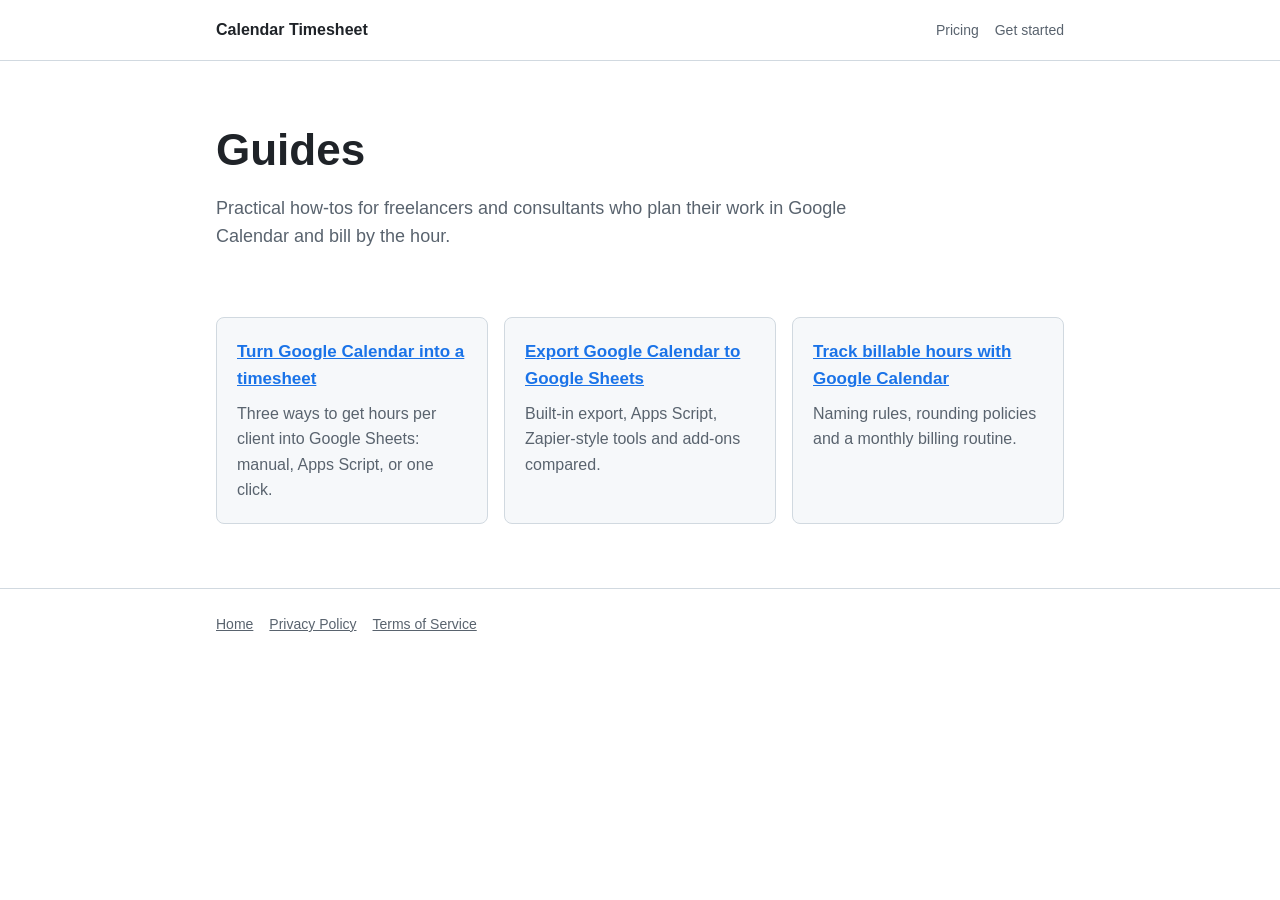
<file: timesheet/guides/index.html>
<!DOCTYPE html>
<html lang="en">
<head>
  <meta charset="utf-8">
  <meta name="viewport" content="width=device-width, initial-scale=1">
  <title>Guides: Google Calendar Timesheets &amp; Billable Hours</title>
  <meta name="description" content="Step-by-step guides for turning Google Calendar into timesheets, exporting events to Google Sheets, and tracking billable hours per client.">
  <link rel="stylesheet" href="../style.css">
  <link rel="canonical" href="https://getwingtools.com/timesheet/guides/">
  <link rel="icon" href="../favicon.svg" type="image/svg+xml">
  <meta property="og:type" content="website">
  <meta property="og:title" content="Guides">
  <meta property="og:description" content="Step-by-step guides for turning Google Calendar into timesheets, exporting events to Google Sheets, and tracking billable hours per client.">
  <meta property="og:url" content="https://getwingtools.com/timesheet/guides/">
  <meta property="og:image" content="https://getwingtools.com/og/timesheet.png">
  <meta name="twitter:card" content="summary_large_image">
  <script type="application/ld+json">
  {
    "@context": "https://schema.org",
    "@graph": [
      {
        "@type": "CollectionPage",
        "name": "Guides",
        "url": "https://getwingtools.com/timesheet/guides/",
        "description": "Step-by-step guides for turning Google Calendar into timesheets, exporting events to Google Sheets, and tracking billable hours per client."
      },
      {
        "@type": "BreadcrumbList",
        "itemListElement": [
          {
            "@type": "ListItem",
            "position": 1,
            "name": "Calendar Timesheet",
            "item": "https://getwingtools.com/timesheet/"
          },
          {
            "@type": "ListItem",
            "position": 2,
            "name": "Guides",
            "item": "https://getwingtools.com/timesheet/guides/"
          }
        ]
      }
    ]
  }
  </script>
</head>
<body>
  <header>
    <div class="wrap">
      <a class="brand" href="../">Calendar Timesheet</a>
      <nav><a href="../#pricing">Pricing</a><a href="../#install">Get started</a></nav>
    </div>
  </header>

  <main class="wrap">
    <section class="hero" style="padding-bottom:16px">
      <h1>Guides</h1>
      <p>Practical how-tos for freelancers and consultants who plan their work in Google Calendar and bill by the hour.</p>
    </section>
    <section>
      <div class="grid">
        <div class="card"><h3><a href="google-calendar-to-timesheet.html">Turn Google Calendar into a timesheet</a></h3><p>Three ways to get hours per client into Google Sheets: manual, Apps Script, or one click.</p></div>
        <div class="card"><h3><a href="export-google-calendar-to-google-sheets.html">Export Google Calendar to Google Sheets</a></h3><p>Built-in export, Apps Script, Zapier-style tools and add-ons compared.</p></div>
        <div class="card"><h3><a href="billable-hours-from-google-calendar.html">Track billable hours with Google Calendar</a></h3><p>Naming rules, rounding policies and a monthly billing routine.</p></div>
      </div>
    </section>
  </main>

  <footer>
    <div class="wrap"><a href="../">Home</a><a href="../privacy.html">Privacy Policy</a><a href="../terms.html">Terms of Service</a></div>
  </footer>
</body>
</html>
</file>
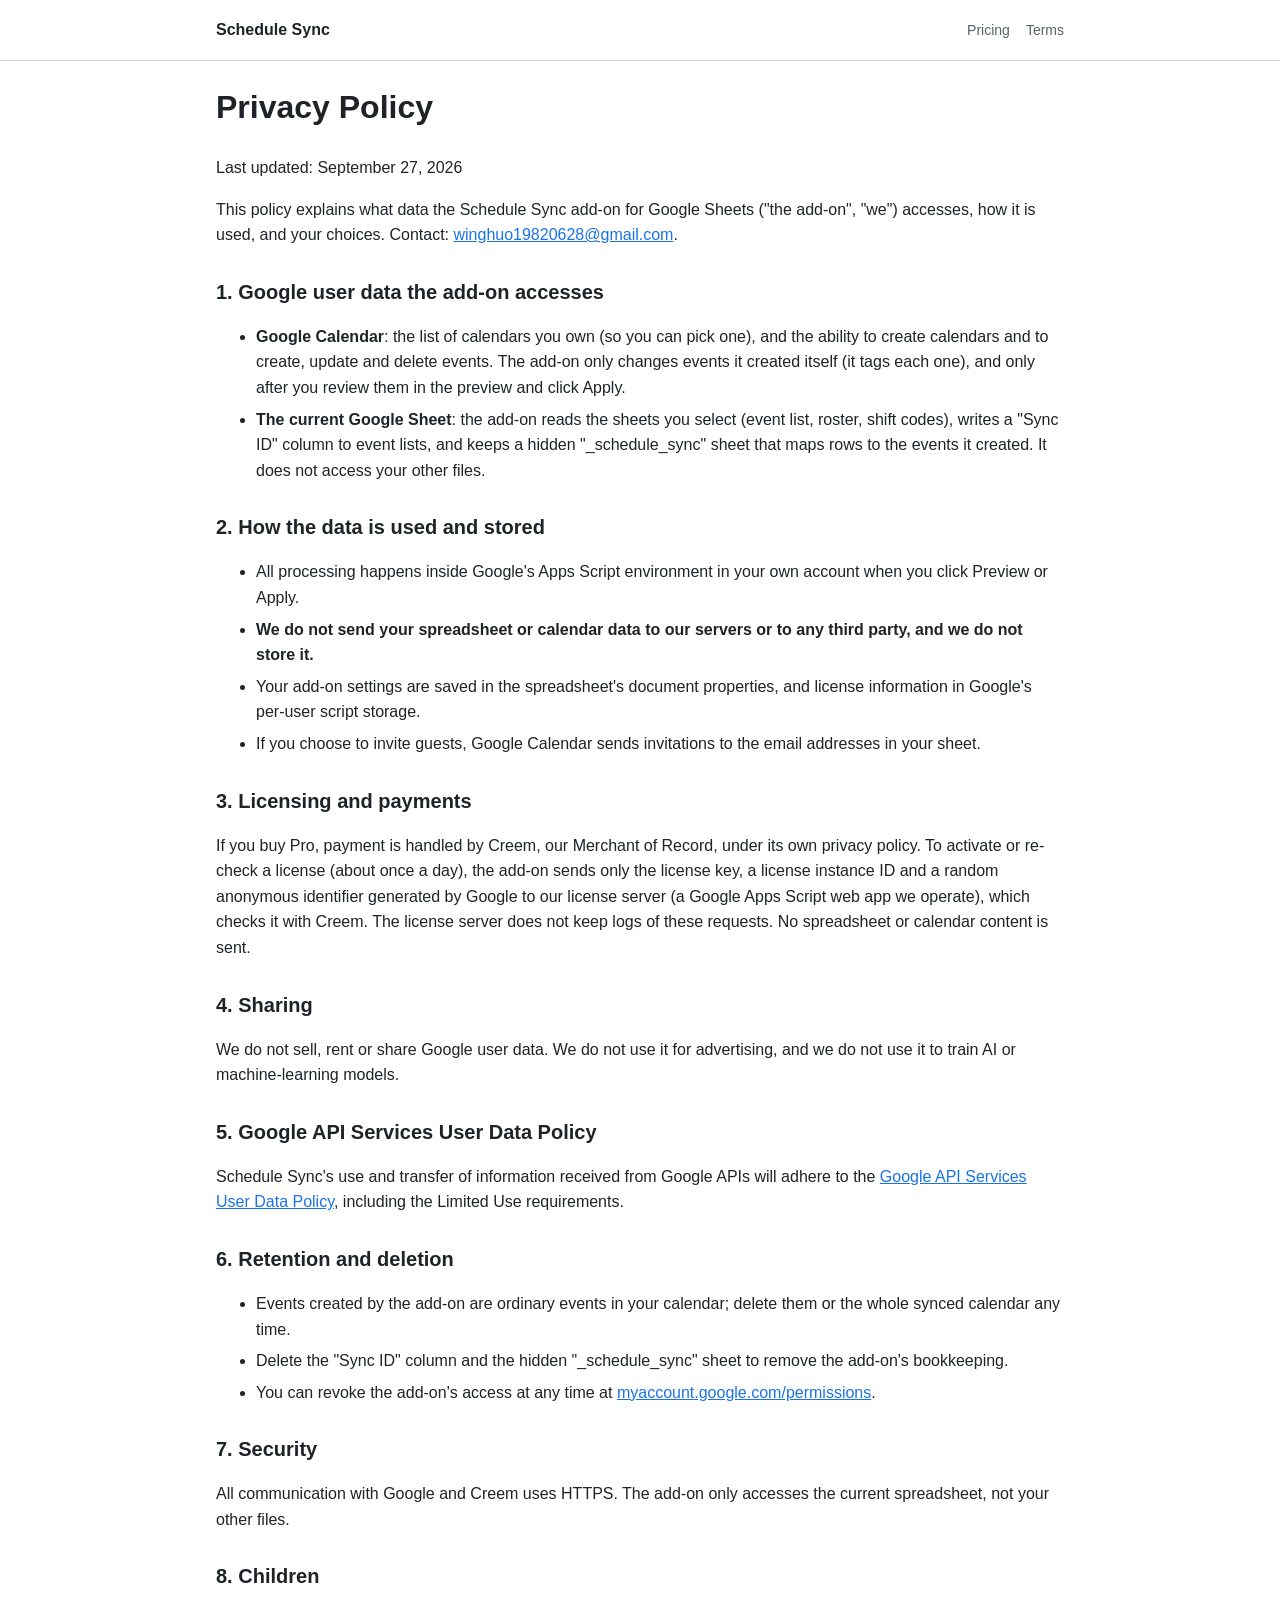
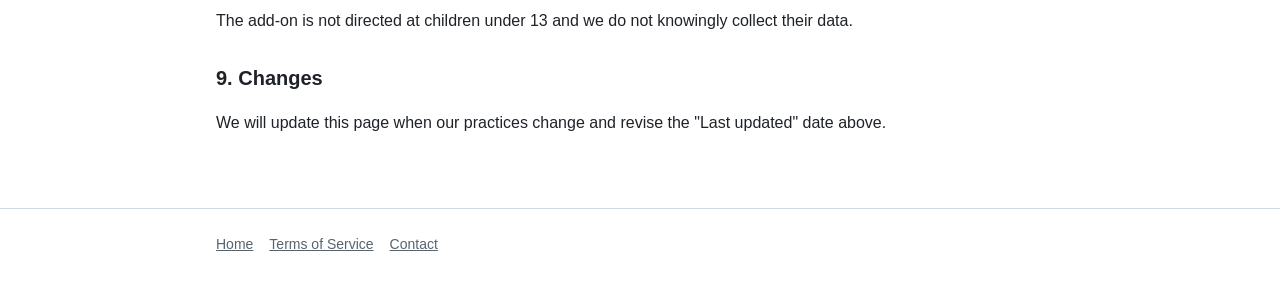
<file: schedule/privacy.html>
<!DOCTYPE html>
<html lang="en">
<head>
  <meta charset="utf-8">
  <meta name="viewport" content="width=device-width, initial-scale=1">
  <title>Privacy Policy – Schedule Sync</title>
  <link rel="stylesheet" href="../timesheet/style.css">
  <link rel="icon" href="icon.svg" type="image/svg+xml">
</head>
<body>
  <header>
    <div class="wrap">
      <a class="brand" href="./">Schedule Sync</a>
      <nav><a href="./#pricing">Pricing</a><a href="terms.html">Terms</a></nav>
    </div>
  </header>

  <main class="wrap legal">
    <h1>Privacy Policy</h1>
    <p>Last updated: September 27, 2026</p>
    <p>This policy explains what data the Schedule Sync add-on for Google Sheets ("the add-on", "we") accesses, how it is used, and your choices. Contact: <a href="mailto:winghuo19820628@gmail.com">winghuo19820628@gmail.com</a>.</p>

    <h2>1. Google user data the add-on accesses</h2>
    <ul>
      <li><b>Google Calendar</b>: the list of calendars you own (so you can pick one), and the ability to create calendars and to create, update and delete events. The add-on only changes events it created itself (it tags each one), and only after you review them in the preview and click Apply.</li>
      <li><b>The current Google Sheet</b>: the add-on reads the sheets you select (event list, roster, shift codes), writes a "Sync ID" column to event lists, and keeps a hidden "_schedule_sync" sheet that maps rows to the events it created. It does not access your other files.</li>
    </ul>

    <h2>2. How the data is used and stored</h2>
    <ul>
      <li>All processing happens inside Google's Apps Script environment in your own account when you click Preview or Apply.</li>
      <li><b>We do not send your spreadsheet or calendar data to our servers or to any third party, and we do not store it.</b></li>
      <li>Your add-on settings are saved in the spreadsheet's document properties, and license information in Google's per-user script storage.</li>
      <li>If you choose to invite guests, Google Calendar sends invitations to the email addresses in your sheet.</li>
    </ul>

    <h2>3. Licensing and payments</h2>
    <p>If you buy Pro, payment is handled by Creem, our Merchant of Record, under its own privacy policy. To activate or re-check a license (about once a day), the add-on sends only the license key, a license instance ID and a random anonymous identifier generated by Google to our license server (a Google Apps Script web app we operate), which checks it with Creem. The license server does not keep logs of these requests. No spreadsheet or calendar content is sent.</p>

    <h2>4. Sharing</h2>
    <p>We do not sell, rent or share Google user data. We do not use it for advertising, and we do not use it to train AI or machine-learning models.</p>

    <h2>5. Google API Services User Data Policy</h2>
    <p>Schedule Sync's use and transfer of information received from Google APIs will adhere to the <a href="https://developers.google.com/terms/api-services-user-data-policy">Google API Services User Data Policy</a>, including the Limited Use requirements.</p>

    <h2>6. Retention and deletion</h2>
    <ul>
      <li>Events created by the add-on are ordinary events in your calendar; delete them or the whole synced calendar any time.</li>
      <li>Delete the "Sync ID" column and the hidden "_schedule_sync" sheet to remove the add-on's bookkeeping.</li>
      <li>You can revoke the add-on's access at any time at <a href="https://myaccount.google.com/permissions">myaccount.google.com/permissions</a>.</li>
    </ul>

    <h2>7. Security</h2>
    <p>All communication with Google and Creem uses HTTPS. The add-on only accesses the current spreadsheet, not your other files.</p>

    <h2>8. Children</h2>
    <p>The add-on is not directed at children under 13 and we do not knowingly collect their data.</p>

    <h2>9. Changes</h2>
    <p>We will update this page when our practices change and revise the "Last updated" date above.</p>
  </main>

  <footer>
    <div class="wrap"><a href="./">Home</a><a href="terms.html">Terms of Service</a><a href="mailto:winghuo19820628@gmail.com">Contact</a></div>
  </footer>
</body>
</html>
</file>
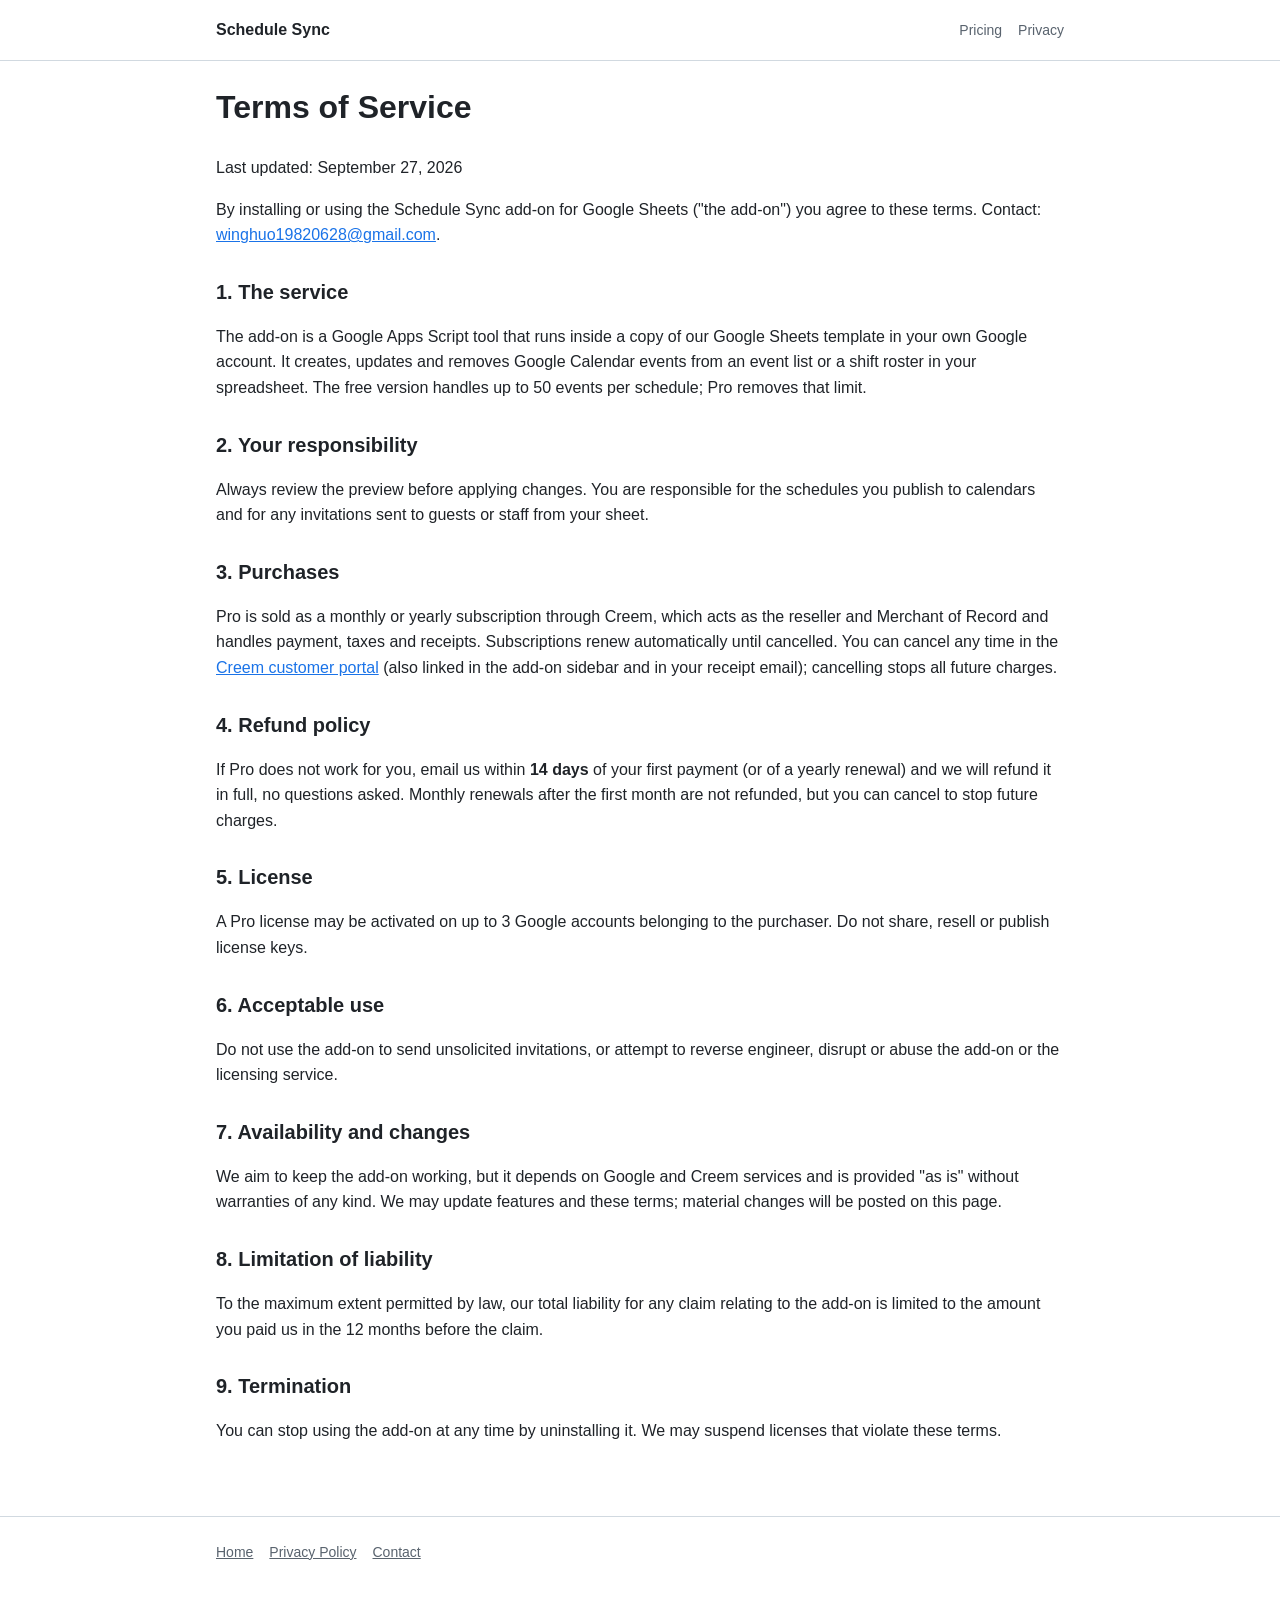
<file: schedule/terms.html>
<!DOCTYPE html>
<html lang="en">
<head>
  <meta charset="utf-8">
  <meta name="viewport" content="width=device-width, initial-scale=1">
  <title>Terms of Service – Schedule Sync</title>
  <link rel="stylesheet" href="../timesheet/style.css">
  <link rel="icon" href="icon.svg" type="image/svg+xml">
</head>
<body>
  <header>
    <div class="wrap">
      <a class="brand" href="./">Schedule Sync</a>
      <nav><a href="./#pricing">Pricing</a><a href="privacy.html">Privacy</a></nav>
    </div>
  </header>

  <main class="wrap legal">
    <h1>Terms of Service</h1>
    <p>Last updated: September 27, 2026</p>
    <p>By installing or using the Schedule Sync add-on for Google Sheets ("the add-on") you agree to these terms. Contact: <a href="mailto:winghuo19820628@gmail.com">winghuo19820628@gmail.com</a>.</p>

    <h2>1. The service</h2>
    <p>The add-on is a Google Apps Script tool that runs inside a copy of our Google Sheets template in your own Google account. It creates, updates and removes Google Calendar events from an event list or a shift roster in your spreadsheet. The free version handles up to 50 events per schedule; Pro removes that limit.</p>

    <h2>2. Your responsibility</h2>
    <p>Always review the preview before applying changes. You are responsible for the schedules you publish to calendars and for any invitations sent to guests or staff from your sheet.</p>

    <h2>3. Purchases</h2>
    <p>Pro is sold as a monthly or yearly subscription through Creem, which acts as the reseller and Merchant of Record and handles payment, taxes and receipts. Subscriptions renew automatically until cancelled. You can cancel any time in the <a href="https://www.creem.io/my-orders/login">Creem customer portal</a> (also linked in the add-on sidebar and in your receipt email); cancelling stops all future charges.</p>

    <h2 id="refunds">4. Refund policy</h2>
    <p>If Pro does not work for you, email us within <b>14 days</b> of your first payment (or of a yearly renewal) and we will refund it in full, no questions asked. Monthly renewals after the first month are not refunded, but you can cancel to stop future charges.</p>

    <h2>5. License</h2>
    <p>A Pro license may be activated on up to 3 Google accounts belonging to the purchaser. Do not share, resell or publish license keys.</p>

    <h2>6. Acceptable use</h2>
    <p>Do not use the add-on to send unsolicited invitations, or attempt to reverse engineer, disrupt or abuse the add-on or the licensing service.</p>

    <h2>7. Availability and changes</h2>
    <p>We aim to keep the add-on working, but it depends on Google and Creem services and is provided "as is" without warranties of any kind. We may update features and these terms; material changes will be posted on this page.</p>

    <h2>8. Limitation of liability</h2>
    <p>To the maximum extent permitted by law, our total liability for any claim relating to the add-on is limited to the amount you paid us in the 12 months before the claim.</p>

    <h2>9. Termination</h2>
    <p>You can stop using the add-on at any time by uninstalling it. We may suspend licenses that violate these terms.</p>
  </main>

  <footer>
    <div class="wrap"><a href="./">Home</a><a href="privacy.html">Privacy Policy</a><a href="mailto:winghuo19820628@gmail.com">Contact</a></div>
  </footer>
</body>
</html>
</file>
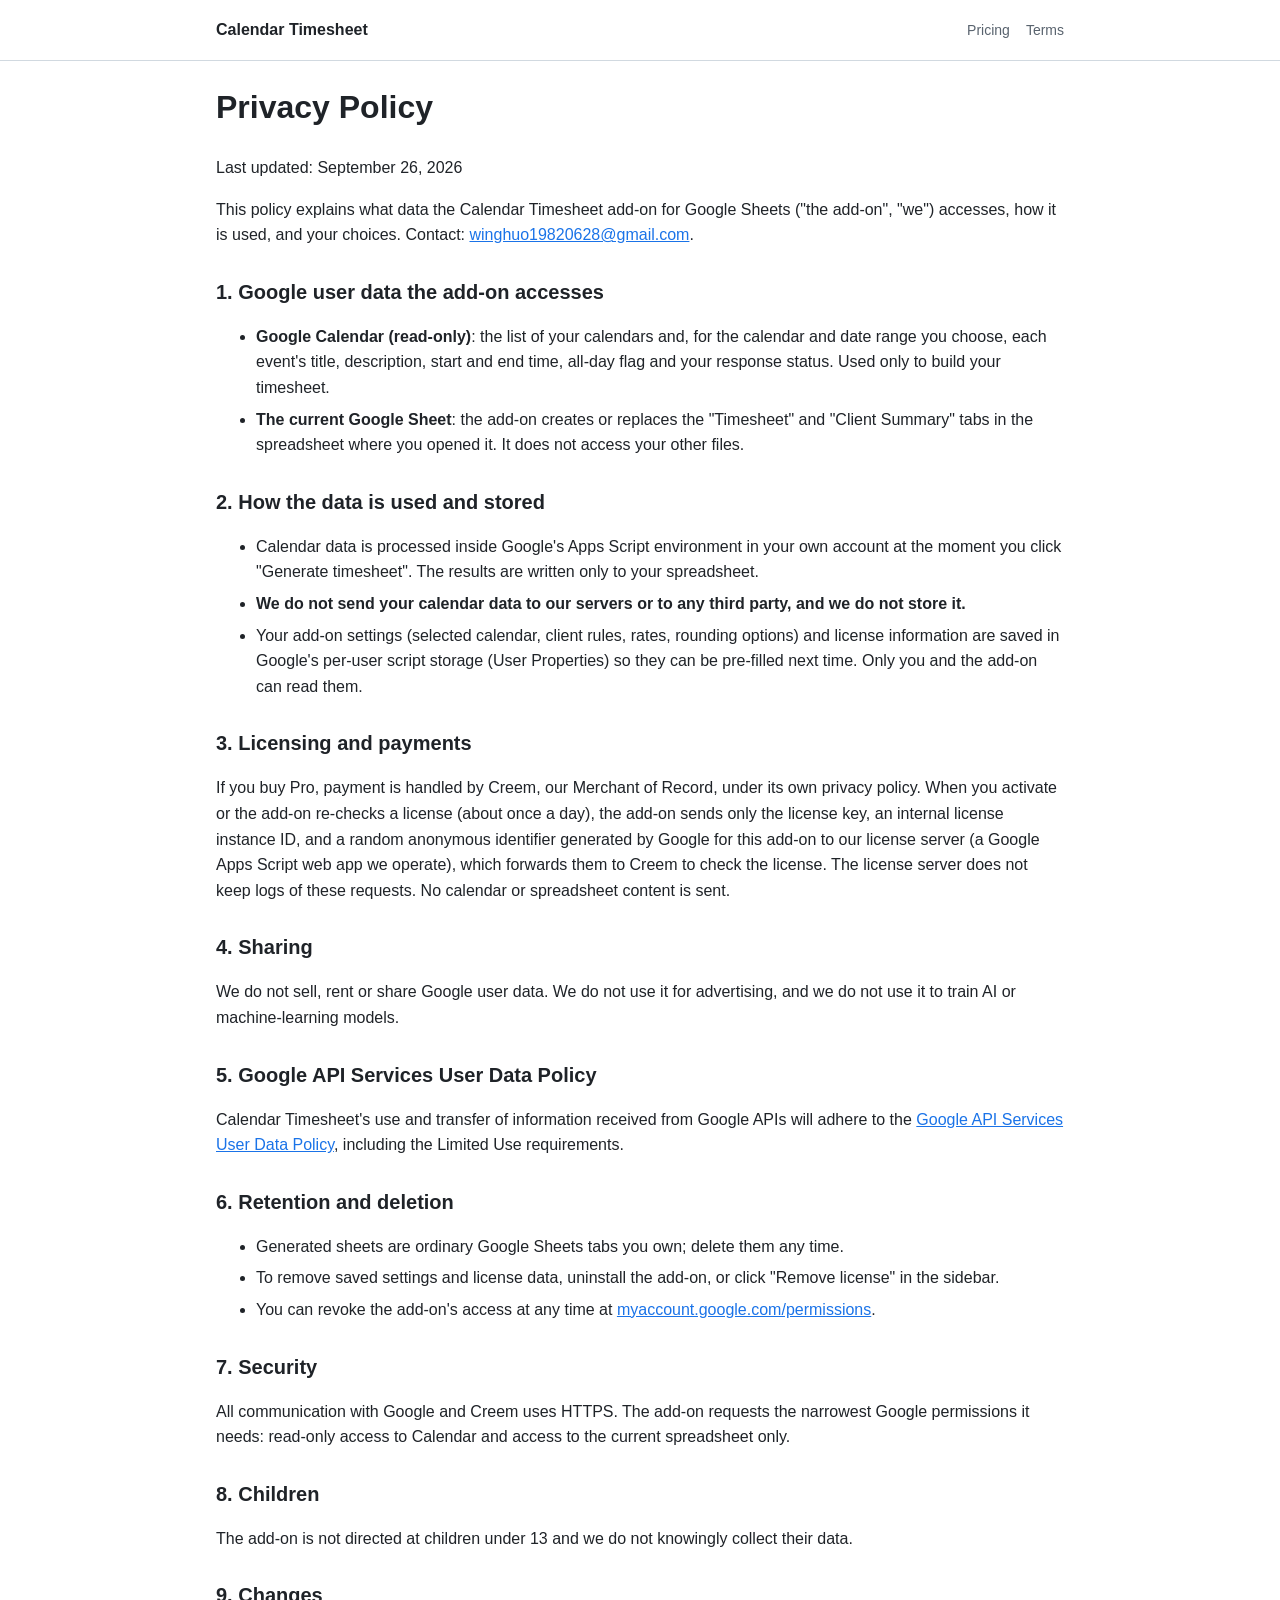
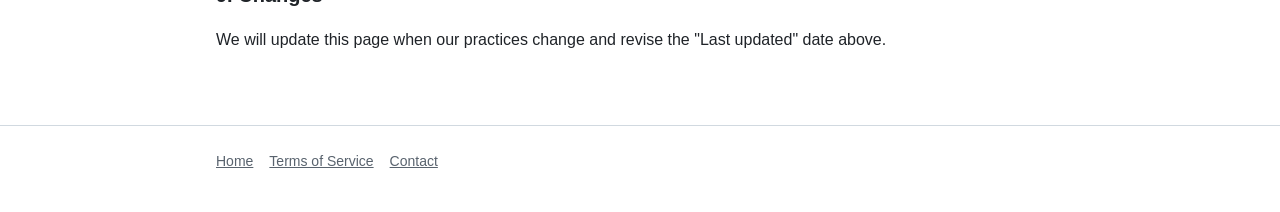
<file: timesheet/privacy.html>
<!DOCTYPE html>
<html lang="en">
<head>
  <meta charset="utf-8">
  <meta name="viewport" content="width=device-width, initial-scale=1">
  <title>Privacy Policy – Calendar Timesheet</title>
  <link rel="stylesheet" href="style.css">
</head>
<body>
  <header>
    <div class="wrap">
      <a class="brand" href="./">Calendar Timesheet</a>
      <nav><a href="./#pricing">Pricing</a><a href="terms.html">Terms</a></nav>
    </div>
  </header>

  <main class="wrap legal">
    <h1>Privacy Policy</h1>
    <p>Last updated: September 26, 2026</p>
    <p>This policy explains what data the Calendar Timesheet add-on for Google Sheets ("the add-on", "we") accesses, how it is used, and your choices. Contact: <a href="mailto:winghuo19820628@gmail.com">winghuo19820628@gmail.com</a>.</p>

    <h2>1. Google user data the add-on accesses</h2>
    <ul>
      <li><b>Google Calendar (read-only)</b>: the list of your calendars and, for the calendar and date range you choose, each event's title, description, start and end time, all-day flag and your response status. Used only to build your timesheet.</li>
      <li><b>The current Google Sheet</b>: the add-on creates or replaces the "Timesheet" and "Client Summary" tabs in the spreadsheet where you opened it. It does not access your other files.</li>
    </ul>

    <h2>2. How the data is used and stored</h2>
    <ul>
      <li>Calendar data is processed inside Google's Apps Script environment in your own account at the moment you click "Generate timesheet". The results are written only to your spreadsheet.</li>
      <li><b>We do not send your calendar data to our servers or to any third party, and we do not store it.</b></li>
      <li>Your add-on settings (selected calendar, client rules, rates, rounding options) and license information are saved in Google's per-user script storage (User Properties) so they can be pre-filled next time. Only you and the add-on can read them.</li>
    </ul>

    <h2>3. Licensing and payments</h2>
    <p>If you buy Pro, payment is handled by Creem, our Merchant of Record, under its own privacy policy. When you activate or the add-on re-checks a license (about once a day), the add-on sends only the license key, an internal license instance ID, and a random anonymous identifier generated by Google for this add-on to our license server (a Google Apps Script web app we operate), which forwards them to Creem to check the license. The license server does not keep logs of these requests. No calendar or spreadsheet content is sent.</p>

    <h2>4. Sharing</h2>
    <p>We do not sell, rent or share Google user data. We do not use it for advertising, and we do not use it to train AI or machine-learning models.</p>

    <h2>5. Google API Services User Data Policy</h2>
    <p>Calendar Timesheet's use and transfer of information received from Google APIs will adhere to the <a href="https://developers.google.com/terms/api-services-user-data-policy">Google API Services User Data Policy</a>, including the Limited Use requirements.</p>

    <h2>6. Retention and deletion</h2>
    <ul>
      <li>Generated sheets are ordinary Google Sheets tabs you own; delete them any time.</li>
      <li>To remove saved settings and license data, uninstall the add-on, or click "Remove license" in the sidebar.</li>
      <li>You can revoke the add-on's access at any time at <a href="https://myaccount.google.com/permissions">myaccount.google.com/permissions</a>.</li>
    </ul>

    <h2>7. Security</h2>
    <p>All communication with Google and Creem uses HTTPS. The add-on requests the narrowest Google permissions it needs: read-only access to Calendar and access to the current spreadsheet only.</p>

    <h2>8. Children</h2>
    <p>The add-on is not directed at children under 13 and we do not knowingly collect their data.</p>

    <h2>9. Changes</h2>
    <p>We will update this page when our practices change and revise the "Last updated" date above.</p>
  </main>

  <footer>
    <div class="wrap"><a href="./">Home</a><a href="terms.html">Terms of Service</a><a href="mailto:winghuo19820628@gmail.com">Contact</a></div>
  </footer>
</body>
</html>
</file>
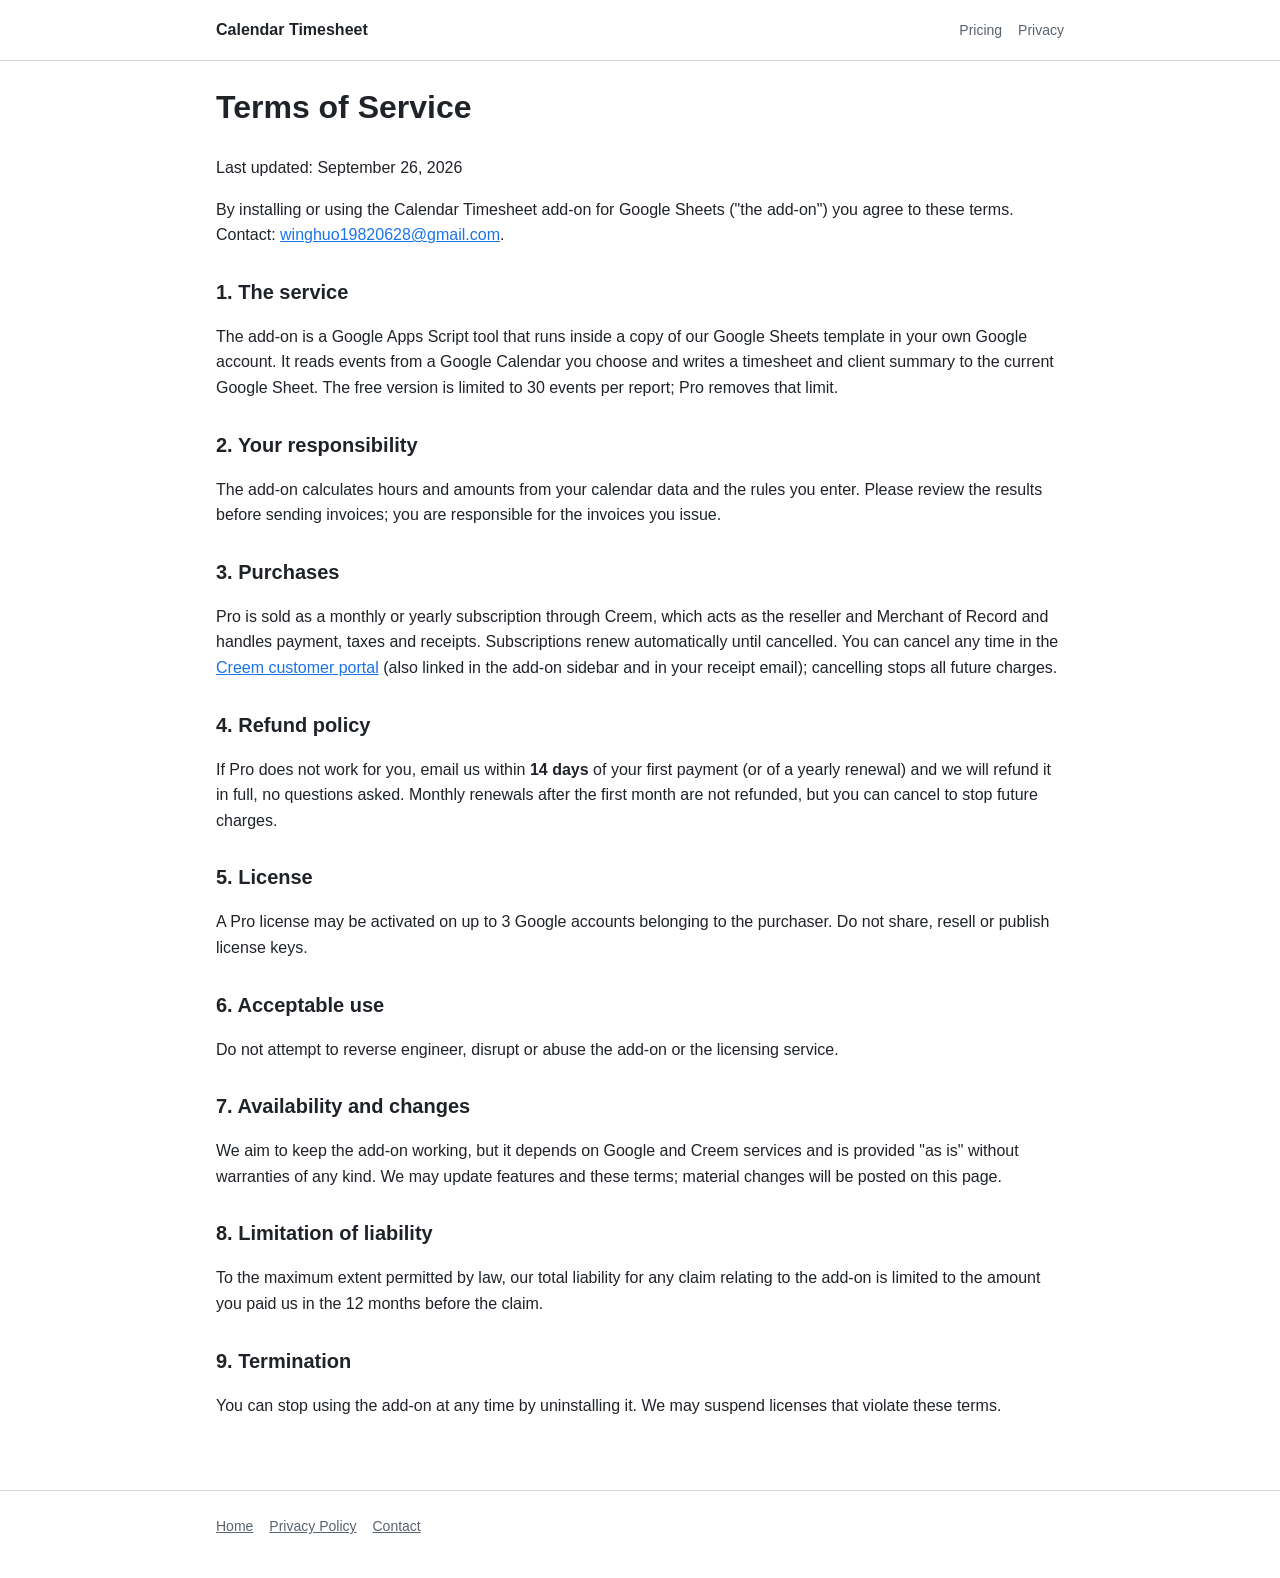
<file: timesheet/terms.html>
<!DOCTYPE html>
<html lang="en">
<head>
  <meta charset="utf-8">
  <meta name="viewport" content="width=device-width, initial-scale=1">
  <title>Terms of Service – Calendar Timesheet</title>
  <link rel="stylesheet" href="style.css">
</head>
<body>
  <header>
    <div class="wrap">
      <a class="brand" href="./">Calendar Timesheet</a>
      <nav><a href="./#pricing">Pricing</a><a href="privacy.html">Privacy</a></nav>
    </div>
  </header>

  <main class="wrap legal">
    <h1>Terms of Service</h1>
    <p>Last updated: September 26, 2026</p>
    <p>By installing or using the Calendar Timesheet add-on for Google Sheets ("the add-on") you agree to these terms. Contact: <a href="mailto:winghuo19820628@gmail.com">winghuo19820628@gmail.com</a>.</p>

    <h2>1. The service</h2>
    <p>The add-on is a Google Apps Script tool that runs inside a copy of our Google Sheets template in your own Google account. It reads events from a Google Calendar you choose and writes a timesheet and client summary to the current Google Sheet. The free version is limited to 30 events per report; Pro removes that limit.</p>

    <h2>2. Your responsibility</h2>
    <p>The add-on calculates hours and amounts from your calendar data and the rules you enter. Please review the results before sending invoices; you are responsible for the invoices you issue.</p>

    <h2>3. Purchases</h2>
    <p>Pro is sold as a monthly or yearly subscription through Creem, which acts as the reseller and Merchant of Record and handles payment, taxes and receipts. Subscriptions renew automatically until cancelled. You can cancel any time in the <a href="https://www.creem.io/my-orders/login">Creem customer portal</a> (also linked in the add-on sidebar and in your receipt email); cancelling stops all future charges.</p>

    <h2 id="refunds">4. Refund policy</h2>
    <p>If Pro does not work for you, email us within <b>14 days</b> of your first payment (or of a yearly renewal) and we will refund it in full, no questions asked. Monthly renewals after the first month are not refunded, but you can cancel to stop future charges.</p>

    <h2>5. License</h2>
    <p>A Pro license may be activated on up to 3 Google accounts belonging to the purchaser. Do not share, resell or publish license keys.</p>

    <h2>6. Acceptable use</h2>
    <p>Do not attempt to reverse engineer, disrupt or abuse the add-on or the licensing service.</p>

    <h2>7. Availability and changes</h2>
    <p>We aim to keep the add-on working, but it depends on Google and Creem services and is provided "as is" without warranties of any kind. We may update features and these terms; material changes will be posted on this page.</p>

    <h2>8. Limitation of liability</h2>
    <p>To the maximum extent permitted by law, our total liability for any claim relating to the add-on is limited to the amount you paid us in the 12 months before the claim.</p>

    <h2>9. Termination</h2>
    <p>You can stop using the add-on at any time by uninstalling it. We may suspend licenses that violate these terms.</p>
  </main>

  <footer>
    <div class="wrap"><a href="./">Home</a><a href="privacy.html">Privacy Policy</a><a href="mailto:winghuo19820628@gmail.com">Contact</a></div>
  </footer>
</body>
</html>
</file>
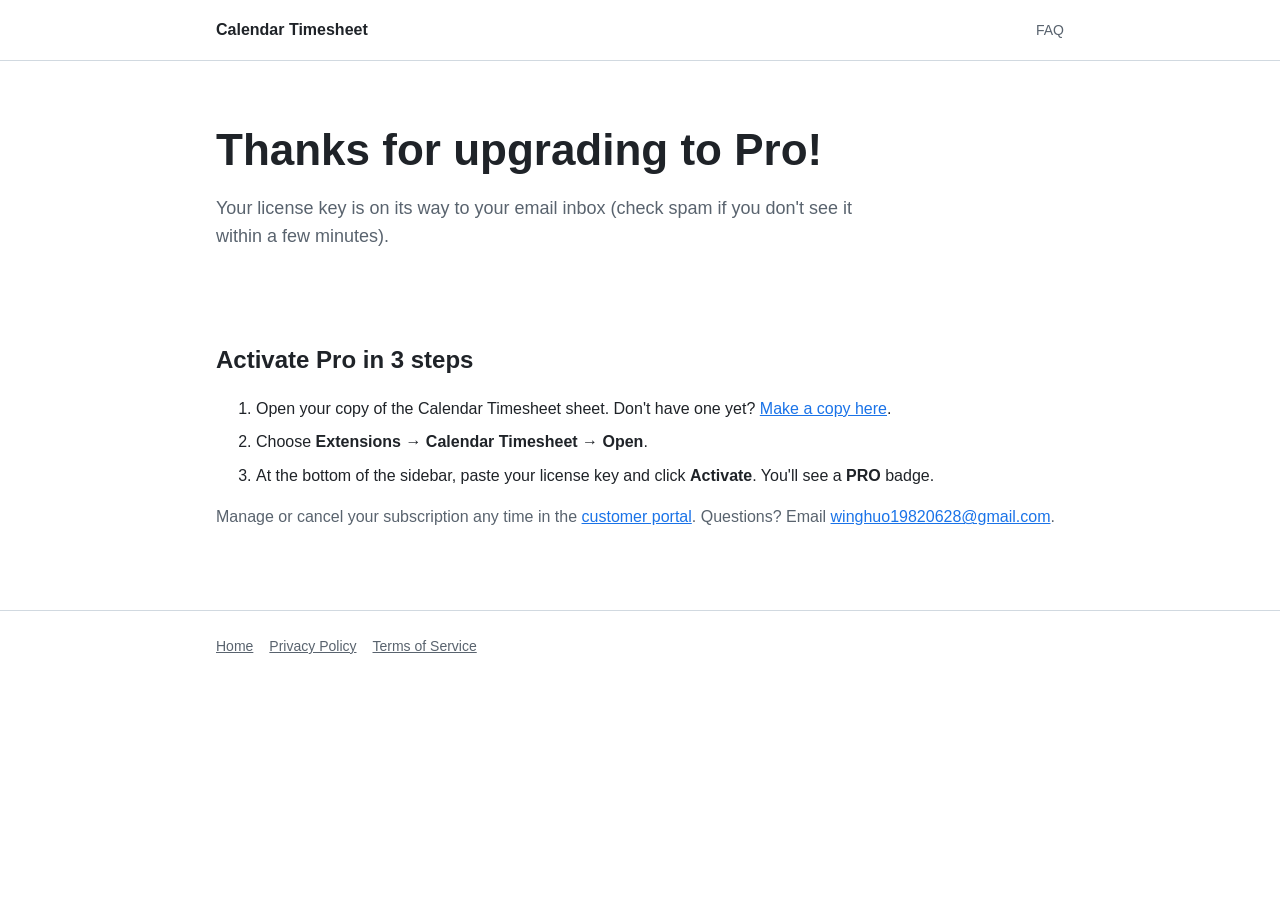
<file: timesheet/thanks.html>
<!DOCTYPE html>
<html lang="en">
<head>
  <meta charset="utf-8">
  <meta name="viewport" content="width=device-width, initial-scale=1">
  <title>Thank You – Calendar Timesheet</title>
  <meta name="robots" content="noindex">
  <link rel="stylesheet" href="style.css">
</head>
<body>
  <header>
    <div class="wrap">
      <a class="brand" href="./">Calendar Timesheet</a>
      <nav><a href="./#faq">FAQ</a></nav>
    </div>
  </header>

  <main class="wrap">
    <section class="hero">
      <h1>Thanks for upgrading to Pro!</h1>
      <p>Your license key is on its way to your email inbox (check spam if you don't see it within a few minutes).</p>
    </section>

    <section>
      <h2>Activate Pro in 3 steps</h2>
      <ol class="steps">
        <li>Open your copy of the Calendar Timesheet sheet. Don't have one yet? <a href="./#install">Make a copy here</a>.</li>
        <li>Choose <b>Extensions → Calendar Timesheet → Open</b>.</li>
        <li>At the bottom of the sidebar, paste your license key and click <b>Activate</b>. You'll see a <b>PRO</b> badge.</li>
      </ol>
      <p style="color:var(--muted)">Manage or cancel your subscription any time in the <a href="https://www.creem.io/my-orders/login">customer portal</a>. Questions? Email <a href="mailto:winghuo19820628@gmail.com">winghuo19820628@gmail.com</a>.</p>
    </section>
  </main>

  <footer>
    <div class="wrap"><a href="./">Home</a><a href="privacy.html">Privacy Policy</a><a href="terms.html">Terms of Service</a></div>
  </footer>
</body>
</html>
</file>
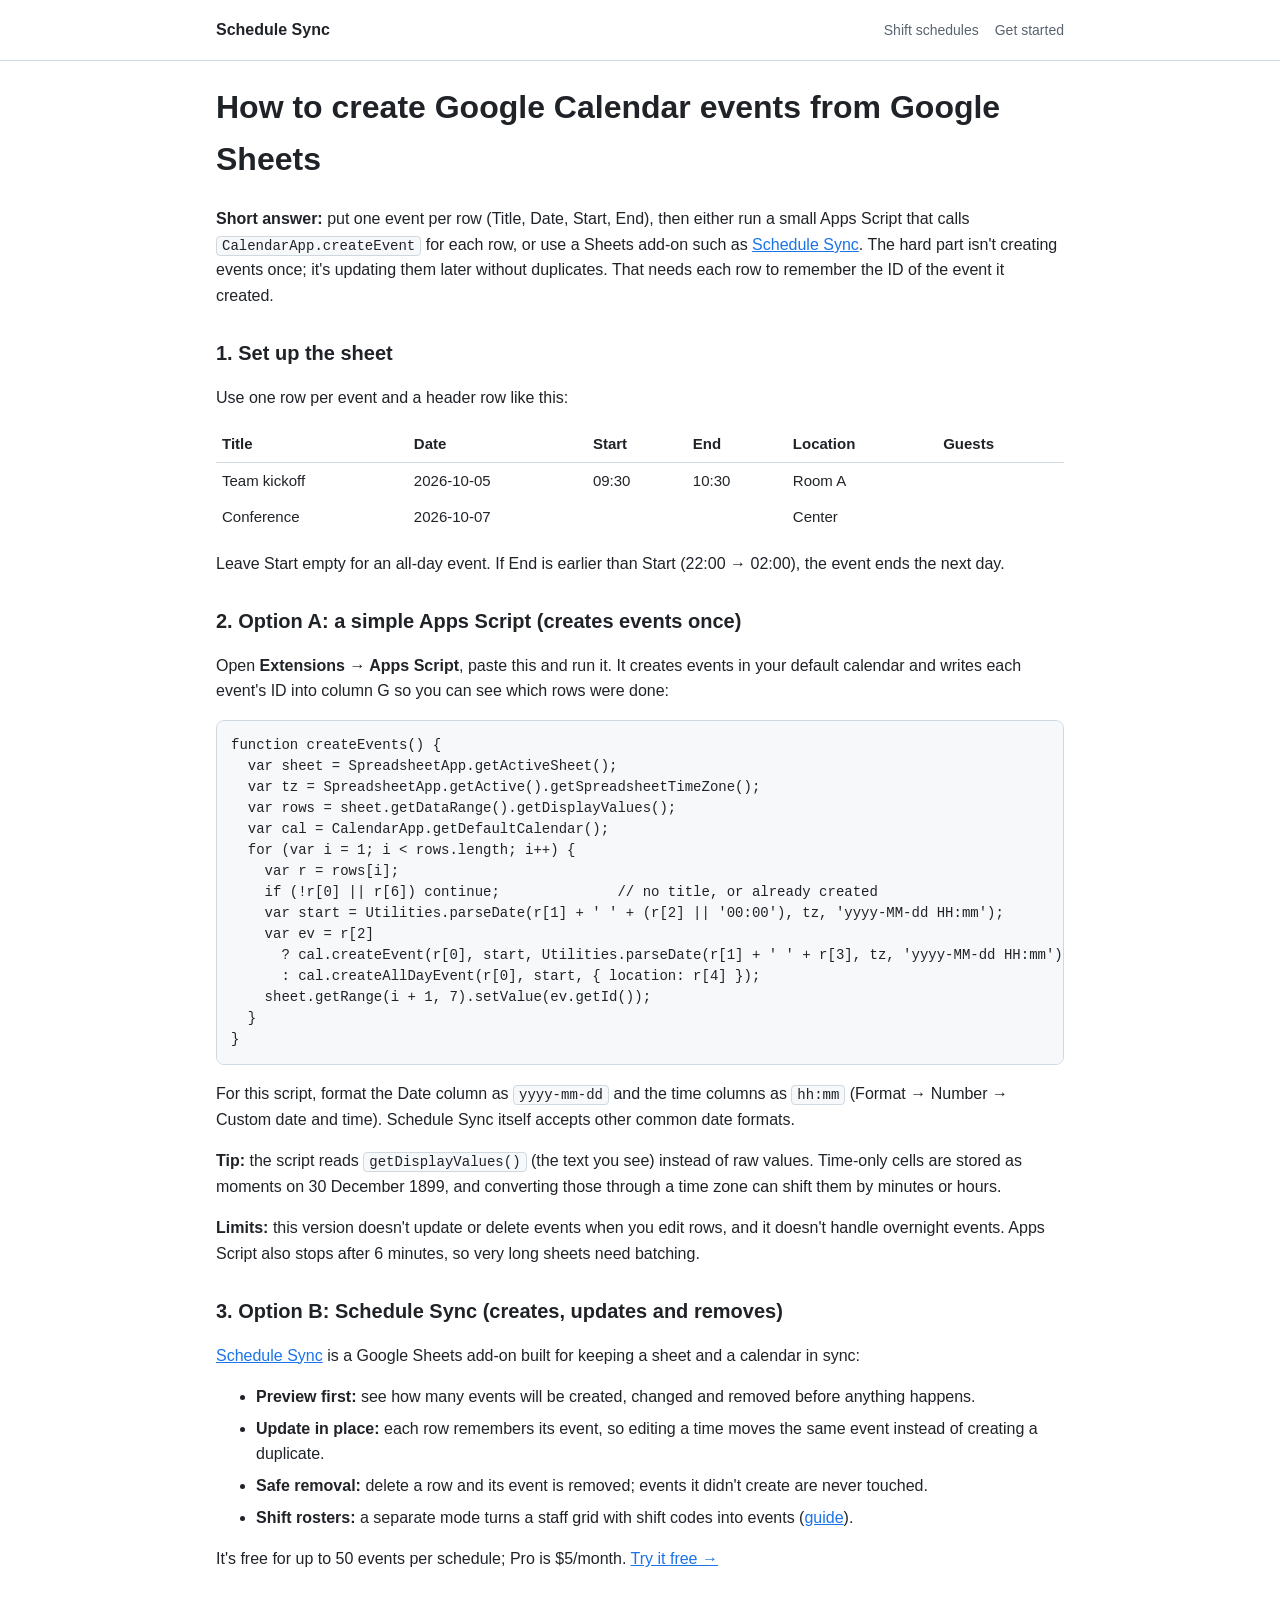
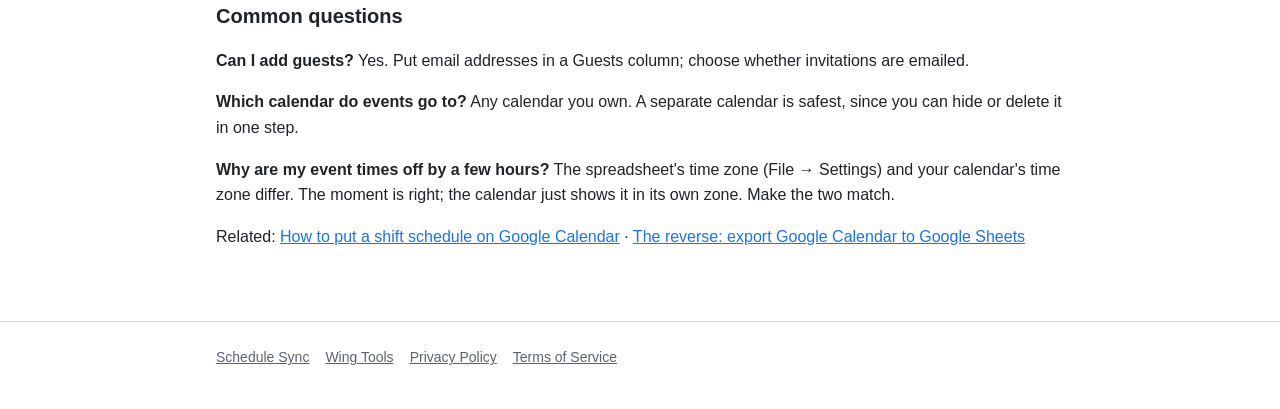
<file: schedule/guides/create-google-calendar-events-from-google-sheets.html>
<!DOCTYPE html>
<html lang="en">
<head>
  <meta charset="utf-8">
  <meta name="viewport" content="width=device-width, initial-scale=1">
  <title>How to Create Google Calendar Events from Google Sheets (and Keep Them in Sync)</title>
  <meta name="description" content="Bulk-create Google Calendar events from a spreadsheet with Apps Script or an add-on, and update them when the sheet changes without creating duplicates.">
  <link rel="stylesheet" href="../../timesheet/style.css">
  <link rel="canonical" href="https://getwingtools.com/schedule/guides/create-google-calendar-events-from-google-sheets.html">
  <link rel="icon" href="../icon.svg" type="image/svg+xml">
  <meta property="og:type" content="article">
  <meta property="og:title" content="How to create Google Calendar events from Google Sheets">
  <meta property="og:description" content="Bulk-create calendar events from a spreadsheet, and update them without duplicates.">
  <meta property="og:url" content="https://getwingtools.com/schedule/guides/create-google-calendar-events-from-google-sheets.html">
  <meta property="og:image" content="https://getwingtools.com/og/schedule.png">
  <meta name="twitter:card" content="summary_large_image">
  <script type="application/ld+json">
  {
    "@context": "https://schema.org",
    "@graph": [
      {
        "@type": "Article",
        "headline": "How to create Google Calendar events from Google Sheets (and keep them in sync)",
        "datePublished": "2026-09-27",
        "dateModified": "2026-09-27",
        "author": { "@type": "Organization", "name": "Wing Tools", "url": "https://getwingtools.com/" },
        "publisher": { "@type": "Organization", "name": "Wing Tools", "url": "https://getwingtools.com/" },
        "image": "https://getwingtools.com/og/schedule.png",
        "mainEntityOfPage": "https://getwingtools.com/schedule/guides/create-google-calendar-events-from-google-sheets.html"
      },
      {
        "@type": "BreadcrumbList",
        "itemListElement": [
          { "@type": "ListItem", "position": 1, "name": "Schedule Sync", "item": "https://getwingtools.com/schedule/" },
          { "@type": "ListItem", "position": 2, "name": "Create calendar events from Google Sheets" }
        ]
      }
    ]
  }
  </script>
</head>
<body>
  <header>
    <div class="wrap">
      <a class="brand" href="../">Schedule Sync</a>
      <nav><a href="shift-schedule-google-calendar.html">Shift schedules</a><a href="../#install">Get started</a></nav>
    </div>
  </header>

  <main class="wrap legal">
    <h1>How to create Google Calendar events from Google Sheets</h1>
    <p><b>Short answer:</b> put one event per row (Title, Date, Start, End), then either run a small Apps Script that calls <code>CalendarApp.createEvent</code> for each row, or use a Sheets add-on such as <a href="../">Schedule Sync</a>. The hard part isn't creating events once; it's updating them later without duplicates. That needs each row to remember the ID of the event it created.</p>

    <h2>1. Set up the sheet</h2>
    <p>Use one row per event and a header row like this:</p>
    <div style="overflow-x:auto">
    <table style="border-collapse:collapse;width:100%;font-size:15px">
      <tr style="text-align:left"><th style="padding:6px;border-bottom:1px solid var(--border)">Title</th><th style="padding:6px;border-bottom:1px solid var(--border)">Date</th><th style="padding:6px;border-bottom:1px solid var(--border)">Start</th><th style="padding:6px;border-bottom:1px solid var(--border)">End</th><th style="padding:6px;border-bottom:1px solid var(--border)">Location</th><th style="padding:6px;border-bottom:1px solid var(--border)">Guests</th></tr>
      <tr><td style="padding:6px">Team kickoff</td><td style="padding:6px">2026-10-05</td><td style="padding:6px">09:30</td><td style="padding:6px">10:30</td><td style="padding:6px">Room A</td><td style="padding:6px"></td></tr>
      <tr><td style="padding:6px">Conference</td><td style="padding:6px">2026-10-07</td><td style="padding:6px"></td><td style="padding:6px"></td><td style="padding:6px">Center</td><td style="padding:6px"></td></tr>
    </table>
    </div>
    <p>Leave Start empty for an all-day event. If End is earlier than Start (22:00 → 02:00), the event ends the next day.</p>

    <h2>2. Option A: a simple Apps Script (creates events once)</h2>
    <p>Open <b>Extensions → Apps Script</b>, paste this and run it. It creates events in your default calendar and writes each event's ID into column G so you can see which rows were done:</p>
    <pre><code>function createEvents() {
  var sheet = SpreadsheetApp.getActiveSheet();
  var tz = SpreadsheetApp.getActive().getSpreadsheetTimeZone();
  var rows = sheet.getDataRange().getDisplayValues();
  var cal = CalendarApp.getDefaultCalendar();
  for (var i = 1; i &lt; rows.length; i++) {
    var r = rows[i];
    if (!r[0] || r[6]) continue;              // no title, or already created
    var start = Utilities.parseDate(r[1] + ' ' + (r[2] || '00:00'), tz, 'yyyy-MM-dd HH:mm');
    var ev = r[2]
      ? cal.createEvent(r[0], start, Utilities.parseDate(r[1] + ' ' + r[3], tz, 'yyyy-MM-dd HH:mm'), { location: r[4] })
      : cal.createAllDayEvent(r[0], start, { location: r[4] });
    sheet.getRange(i + 1, 7).setValue(ev.getId());
  }
}</code></pre>
    <p>For this script, format the Date column as <code>yyyy-mm-dd</code> and the time columns as <code>hh:mm</code> (Format → Number → Custom date and time). Schedule Sync itself accepts other common date formats.</p>
    <p><b>Tip:</b> the script reads <code>getDisplayValues()</code> (the text you see) instead of raw values. Time-only cells are stored as moments on 30 December 1899, and converting those through a time zone can shift them by minutes or hours.</p>
    <p><b>Limits:</b> this version doesn't update or delete events when you edit rows, and it doesn't handle overnight events. Apps Script also stops after 6 minutes, so very long sheets need batching.</p>

    <h2>3. Option B: Schedule Sync (creates, updates and removes)</h2>
    <p><a href="../">Schedule Sync</a> is a Google Sheets add-on built for keeping a sheet and a calendar in sync:</p>
    <ul>
      <li><b>Preview first:</b> see how many events will be created, changed and removed before anything happens.</li>
      <li><b>Update in place:</b> each row remembers its event, so editing a time moves the same event instead of creating a duplicate.</li>
      <li><b>Safe removal:</b> delete a row and its event is removed; events it didn't create are never touched.</li>
      <li><b>Shift rosters:</b> a separate mode turns a staff grid with shift codes into events (<a href="shift-schedule-google-calendar.html">guide</a>).</li>
    </ul>
    <p>It's free for up to 50 events per schedule; Pro is $5/month. <a href="../#install">Try it free →</a></p>

    <h2>Common questions</h2>
    <p><b>Can I add guests?</b> Yes. Put email addresses in a Guests column; choose whether invitations are emailed.</p>
    <p><b>Which calendar do events go to?</b> Any calendar you own. A separate calendar is safest, since you can hide or delete it in one step.</p>
    <p><b>Why are my event times off by a few hours?</b> The spreadsheet's time zone (File → Settings) and your calendar's time zone differ. The moment is right; the calendar just shows it in its own zone. Make the two match.</p>

    <p>Related: <a href="shift-schedule-google-calendar.html">How to put a shift schedule on Google Calendar</a> · <a href="../../timesheet/guides/export-google-calendar-to-google-sheets.html">The reverse: export Google Calendar to Google Sheets</a></p>
  </main>

  <footer>
    <div class="wrap"><a href="../">Schedule Sync</a><a href="../../">Wing Tools</a><a href="../privacy.html">Privacy Policy</a><a href="../terms.html">Terms of Service</a></div>
  </footer>
</body>
</html>
</file>
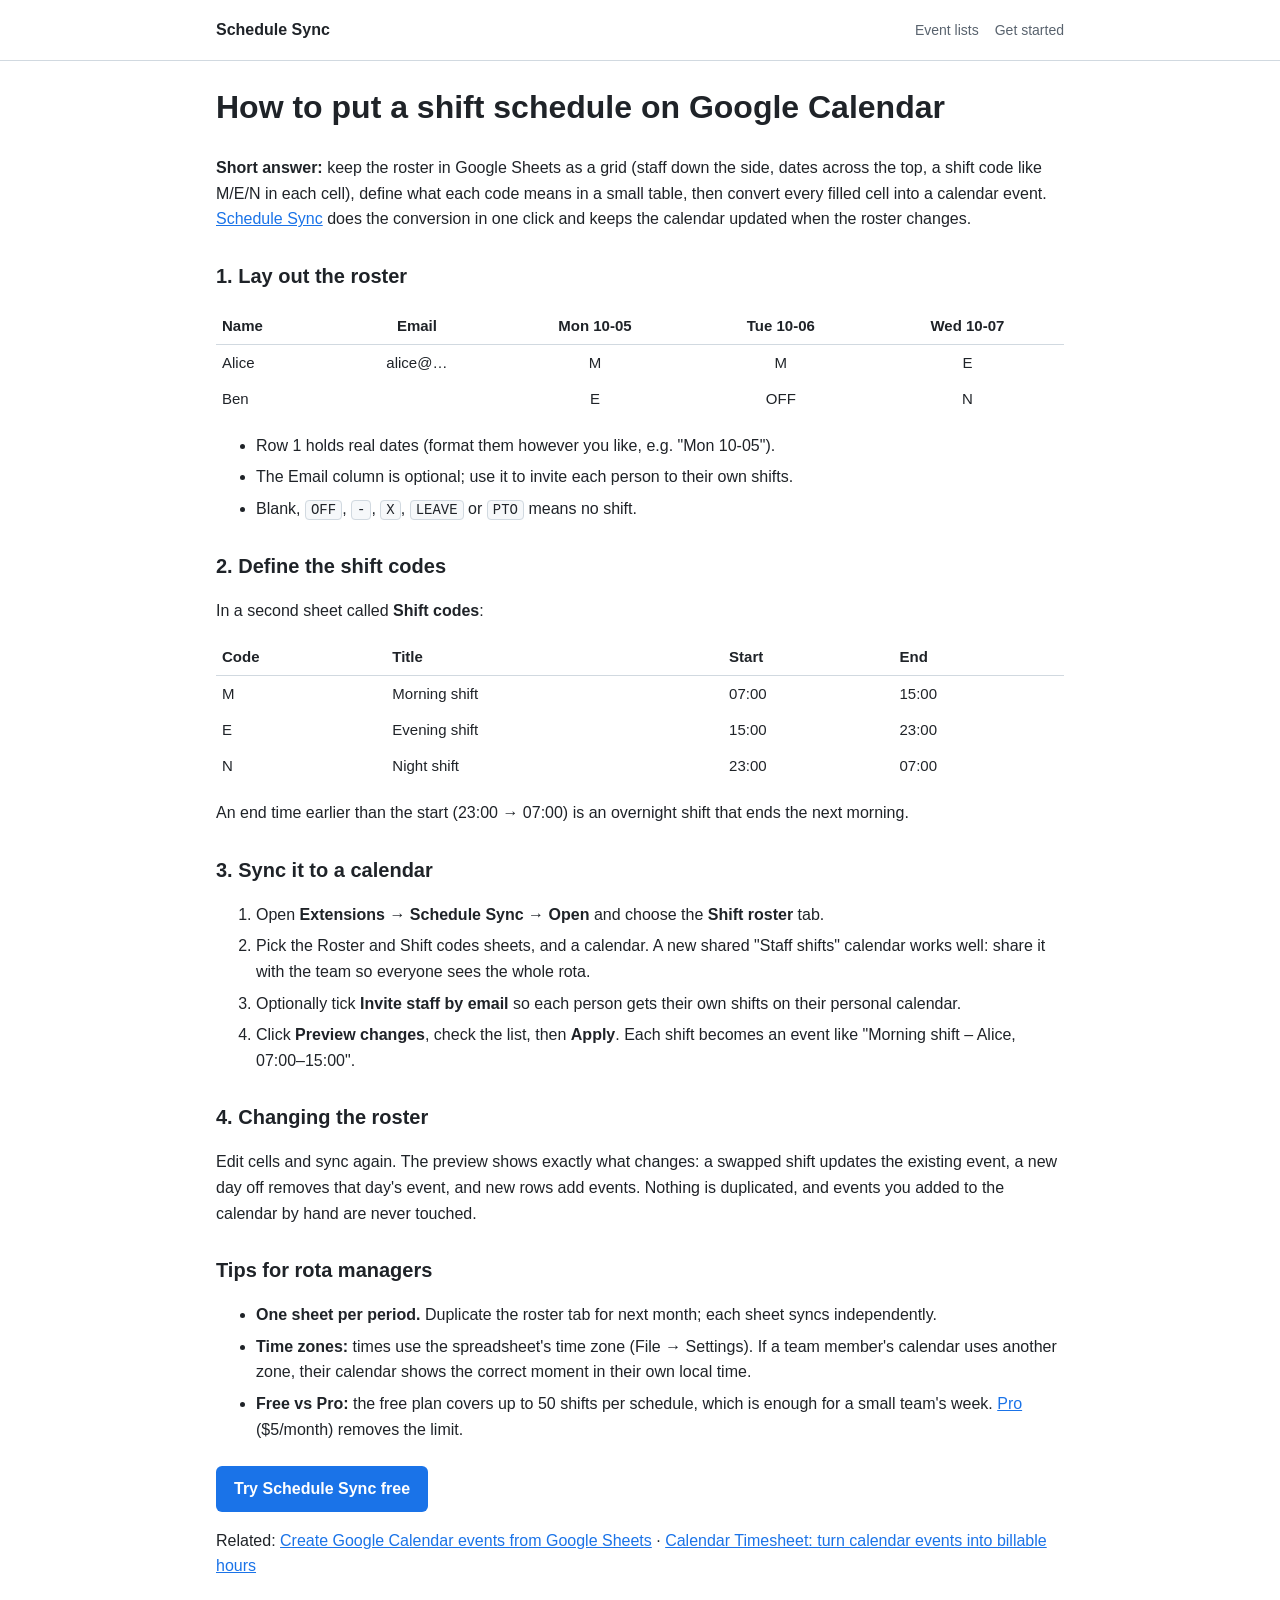
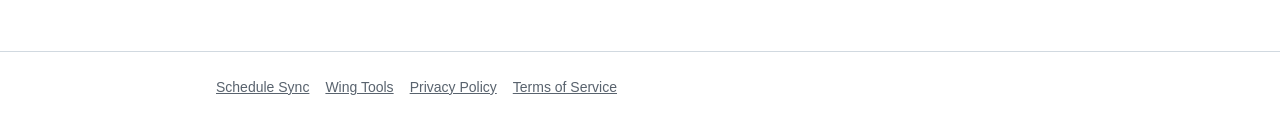
<file: schedule/guides/shift-schedule-google-calendar.html>
<!DOCTYPE html>
<html lang="en">
<head>
  <meta charset="utf-8">
  <meta name="viewport" content="width=device-width, initial-scale=1">
  <title>How to Put a Shift Schedule on Google Calendar (from a Google Sheets Roster)</title>
  <meta name="description" content="Turn a staff shift roster in Google Sheets into Google Calendar events: shift codes, overnight shifts, days off, and inviting each employee.">
  <link rel="stylesheet" href="../../timesheet/style.css">
  <link rel="canonical" href="https://getwingtools.com/schedule/guides/shift-schedule-google-calendar.html">
  <link rel="icon" href="../icon.svg" type="image/svg+xml">
  <meta property="og:type" content="article">
  <meta property="og:title" content="How to put a shift schedule on Google Calendar">
  <meta property="og:description" content="Turn a staff roster with shift codes into Google Calendar events, overnight shifts included.">
  <meta property="og:url" content="https://getwingtools.com/schedule/guides/shift-schedule-google-calendar.html">
  <meta property="og:image" content="https://getwingtools.com/og/schedule.png">
  <meta name="twitter:card" content="summary_large_image">
  <script type="application/ld+json">
  {
    "@context": "https://schema.org",
    "@graph": [
      {
        "@type": "Article",
        "headline": "How to put a shift schedule on Google Calendar (from a Google Sheets roster)",
        "datePublished": "2026-09-27",
        "dateModified": "2026-09-27",
        "author": { "@type": "Organization", "name": "Wing Tools", "url": "https://getwingtools.com/" },
        "publisher": { "@type": "Organization", "name": "Wing Tools", "url": "https://getwingtools.com/" },
        "image": "https://getwingtools.com/og/schedule.png",
        "mainEntityOfPage": "https://getwingtools.com/schedule/guides/shift-schedule-google-calendar.html"
      },
      {
        "@type": "BreadcrumbList",
        "itemListElement": [
          { "@type": "ListItem", "position": 1, "name": "Schedule Sync", "item": "https://getwingtools.com/schedule/" },
          { "@type": "ListItem", "position": 2, "name": "Shift schedule on Google Calendar" }
        ]
      }
    ]
  }
  </script>
</head>
<body>
  <header>
    <div class="wrap">
      <a class="brand" href="../">Schedule Sync</a>
      <nav><a href="create-google-calendar-events-from-google-sheets.html">Event lists</a><a href="../#install">Get started</a></nav>
    </div>
  </header>

  <main class="wrap legal">
    <h1>How to put a shift schedule on Google Calendar</h1>
    <p><b>Short answer:</b> keep the roster in Google Sheets as a grid (staff down the side, dates across the top, a shift code like M/E/N in each cell), define what each code means in a small table, then convert every filled cell into a calendar event. <a href="../">Schedule Sync</a> does the conversion in one click and keeps the calendar updated when the roster changes.</p>

    <h2>1. Lay out the roster</h2>
    <div style="overflow-x:auto">
    <table style="border-collapse:collapse;width:100%;font-size:15px;text-align:center">
      <tr><th style="padding:6px;border-bottom:1px solid var(--border);text-align:left">Name</th><th style="padding:6px;border-bottom:1px solid var(--border)">Email</th><th style="padding:6px;border-bottom:1px solid var(--border)">Mon 10-05</th><th style="padding:6px;border-bottom:1px solid var(--border)">Tue 10-06</th><th style="padding:6px;border-bottom:1px solid var(--border)">Wed 10-07</th></tr>
      <tr><td style="padding:6px;text-align:left">Alice</td><td style="padding:6px">alice@…</td><td style="padding:6px">M</td><td style="padding:6px">M</td><td style="padding:6px">E</td></tr>
      <tr><td style="padding:6px;text-align:left">Ben</td><td style="padding:6px"></td><td style="padding:6px">E</td><td style="padding:6px">OFF</td><td style="padding:6px">N</td></tr>
    </table>
    </div>
    <ul>
      <li>Row 1 holds real dates (format them however you like, e.g. "Mon 10-05").</li>
      <li>The Email column is optional; use it to invite each person to their own shifts.</li>
      <li>Blank, <code>OFF</code>, <code>-</code>, <code>X</code>, <code>LEAVE</code> or <code>PTO</code> means no shift.</li>
    </ul>

    <h2>2. Define the shift codes</h2>
    <p>In a second sheet called <b>Shift codes</b>:</p>
    <div style="overflow-x:auto">
    <table style="border-collapse:collapse;width:100%;font-size:15px">
      <tr style="text-align:left"><th style="padding:6px;border-bottom:1px solid var(--border)">Code</th><th style="padding:6px;border-bottom:1px solid var(--border)">Title</th><th style="padding:6px;border-bottom:1px solid var(--border)">Start</th><th style="padding:6px;border-bottom:1px solid var(--border)">End</th></tr>
      <tr><td style="padding:6px">M</td><td style="padding:6px">Morning shift</td><td style="padding:6px">07:00</td><td style="padding:6px">15:00</td></tr>
      <tr><td style="padding:6px">E</td><td style="padding:6px">Evening shift</td><td style="padding:6px">15:00</td><td style="padding:6px">23:00</td></tr>
      <tr><td style="padding:6px">N</td><td style="padding:6px">Night shift</td><td style="padding:6px">23:00</td><td style="padding:6px">07:00</td></tr>
    </table>
    </div>
    <p>An end time earlier than the start (23:00 → 07:00) is an overnight shift that ends the next morning.</p>

    <h2>3. Sync it to a calendar</h2>
    <ol>
      <li>Open <b>Extensions → Schedule Sync → Open</b> and choose the <b>Shift roster</b> tab.</li>
      <li>Pick the Roster and Shift codes sheets, and a calendar. A new shared "Staff shifts" calendar works well: share it with the team so everyone sees the whole rota.</li>
      <li>Optionally tick <b>Invite staff by email</b> so each person gets their own shifts on their personal calendar.</li>
      <li>Click <b>Preview changes</b>, check the list, then <b>Apply</b>. Each shift becomes an event like "Morning shift – Alice, 07:00–15:00".</li>
    </ol>

    <h2>4. Changing the roster</h2>
    <p>Edit cells and sync again. The preview shows exactly what changes: a swapped shift updates the existing event, a new day off removes that day's event, and new rows add events. Nothing is duplicated, and events you added to the calendar by hand are never touched.</p>

    <h2>Tips for rota managers</h2>
    <ul>
      <li><b>One sheet per period.</b> Duplicate the roster tab for next month; each sheet syncs independently.</li>
      <li><b>Time zones:</b> times use the spreadsheet's time zone (File → Settings). If a team member's calendar uses another zone, their calendar shows the correct moment in their own local time.</li>
      <li><b>Free vs Pro:</b> the free plan covers up to 50 shifts per schedule, which is enough for a small team's week. <a href="../#pricing">Pro</a> ($5/month) removes the limit.</li>
    </ul>

    <p><a class="btn" href="../#install">Try Schedule Sync free</a></p>
    <p>Related: <a href="create-google-calendar-events-from-google-sheets.html">Create Google Calendar events from Google Sheets</a> · <a href="../../timesheet/">Calendar Timesheet: turn calendar events into billable hours</a></p>
  </main>

  <footer>
    <div class="wrap"><a href="../">Schedule Sync</a><a href="../../">Wing Tools</a><a href="../privacy.html">Privacy Policy</a><a href="../terms.html">Terms of Service</a></div>
  </footer>
</body>
</html>
</file>
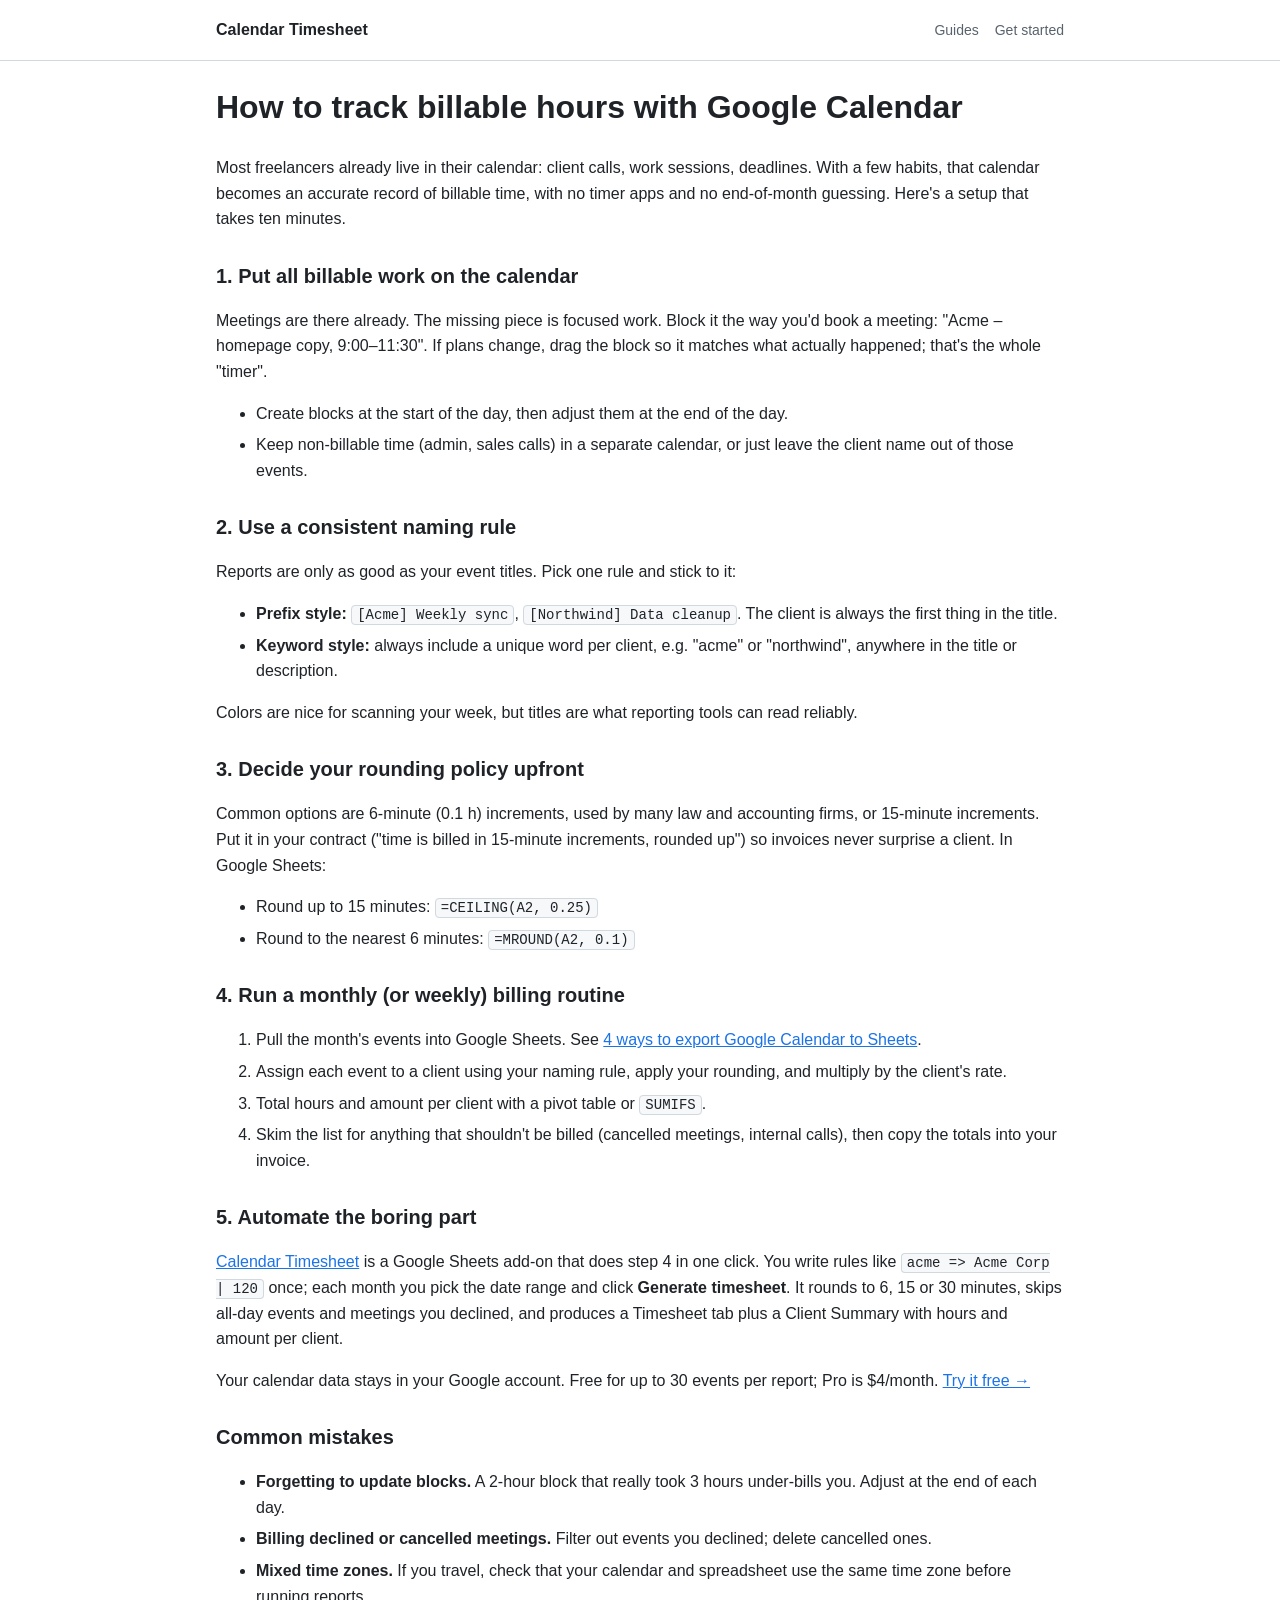
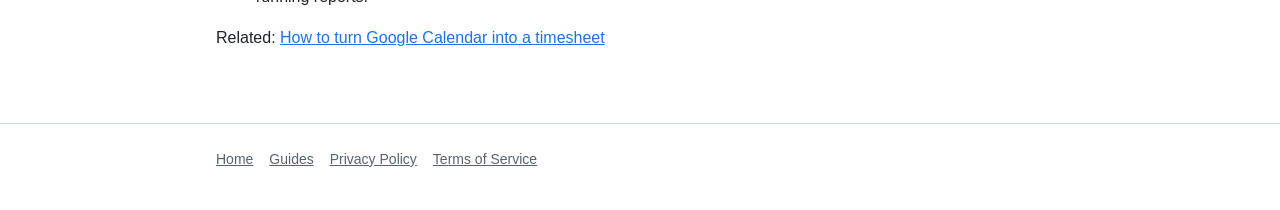
<file: timesheet/guides/billable-hours-from-google-calendar.html>
<!DOCTYPE html>
<html lang="en">
<head>
  <meta charset="utf-8">
  <meta name="viewport" content="width=device-width, initial-scale=1">
  <title>Track Billable Hours with Google Calendar: A Freelancer's Setup</title>
  <meta name="description" content="A simple system for freelancers and consultants to track billable hours per client using only Google Calendar and Google Sheets: naming rules, rounding, and a monthly invoice routine.">
  <link rel="stylesheet" href="../style.css">
  <link rel="canonical" href="https://getwingtools.com/timesheet/guides/billable-hours-from-google-calendar.html">
  <link rel="icon" href="../favicon.svg" type="image/svg+xml">
  <meta property="og:type" content="article">
  <meta property="og:title" content="How to track billable hours with Google Calendar">
  <meta property="og:description" content="A simple system for freelancers and consultants to track billable hours per client using only Google Calendar and Google Sheets: naming rules, rounding, and a monthly invoice routine.">
  <meta property="og:url" content="https://getwingtools.com/timesheet/guides/billable-hours-from-google-calendar.html">
  <meta property="og:image" content="https://getwingtools.com/og/timesheet.png">
  <meta name="twitter:card" content="summary_large_image">
  <script type="application/ld+json">
  {
    "@context": "https://schema.org",
    "@graph": [
      {
        "@type": "Article",
        "headline": "How to track billable hours with Google Calendar",
        "datePublished": "2026-09-27",
        "dateModified": "2026-09-27",
        "author": {
          "@type": "Organization",
          "name": "Wing Tools",
          "url": "https://getwingtools.com/"
        },
        "publisher": {
          "@type": "Organization",
          "name": "Wing Tools",
          "url": "https://getwingtools.com/"
        },
        "image": "https://getwingtools.com/og/timesheet.png",
        "mainEntityOfPage": "https://getwingtools.com/timesheet/guides/billable-hours-from-google-calendar.html"
      },
      {
        "@type": "BreadcrumbList",
        "itemListElement": [
          {
            "@type": "ListItem",
            "position": 1,
            "name": "Calendar Timesheet",
            "item": "https://getwingtools.com/timesheet/"
          },
          {
            "@type": "ListItem",
            "position": 2,
            "name": "Guides",
            "item": "https://getwingtools.com/timesheet/guides/"
          },
          {
            "@type": "ListItem",
            "position": 3,
            "name": "How to track billable hours with Google Calendar"
          }
        ]
      }
    ]
  }
  </script>
</head>
<body>
  <header>
    <div class="wrap">
      <a class="brand" href="../">Calendar Timesheet</a>
      <nav><a href="./">Guides</a><a href="../#install">Get started</a></nav>
    </div>
  </header>

  <main class="wrap legal">
    <h1>How to track billable hours with Google Calendar</h1>
    <p>Most freelancers already live in their calendar: client calls, work sessions, deadlines. With a few habits, that calendar becomes an accurate record of billable time, with no timer apps and no end-of-month guessing. Here's a setup that takes ten minutes.</p>

    <h2>1. Put all billable work on the calendar</h2>
    <p>Meetings are there already. The missing piece is focused work. Block it the way you'd book a meeting: "Acme – homepage copy, 9:00–11:30". If plans change, drag the block so it matches what actually happened; that's the whole "timer".</p>
    <ul>
      <li>Create blocks at the start of the day, then adjust them at the end of the day.</li>
      <li>Keep non-billable time (admin, sales calls) in a separate calendar, or just leave the client name out of those events.</li>
    </ul>

    <h2>2. Use a consistent naming rule</h2>
    <p>Reports are only as good as your event titles. Pick one rule and stick to it:</p>
    <ul>
      <li><b>Prefix style:</b> <code>[Acme] Weekly sync</code>, <code>[Northwind] Data cleanup</code>. The client is always the first thing in the title.</li>
      <li><b>Keyword style:</b> always include a unique word per client, e.g. "acme" or "northwind", anywhere in the title or description.</li>
    </ul>
    <p>Colors are nice for scanning your week, but titles are what reporting tools can read reliably.</p>

    <h2>3. Decide your rounding policy upfront</h2>
    <p>Common options are 6-minute (0.1 h) increments, used by many law and accounting firms, or 15-minute increments. Put it in your contract ("time is billed in 15-minute increments, rounded up") so invoices never surprise a client. In Google Sheets:</p>
    <ul>
      <li>Round up to 15 minutes: <code>=CEILING(A2, 0.25)</code></li>
      <li>Round to the nearest 6 minutes: <code>=MROUND(A2, 0.1)</code></li>
    </ul>

    <h2>4. Run a monthly (or weekly) billing routine</h2>
    <ol>
      <li>Pull the month's events into Google Sheets. See <a href="export-google-calendar-to-google-sheets.html">4 ways to export Google Calendar to Sheets</a>.</li>
      <li>Assign each event to a client using your naming rule, apply your rounding, and multiply by the client's rate.</li>
      <li>Total hours and amount per client with a pivot table or <code>SUMIFS</code>.</li>
      <li>Skim the list for anything that shouldn't be billed (cancelled meetings, internal calls), then copy the totals into your invoice.</li>
    </ol>

    <h2>5. Automate the boring part</h2>
    <p><a href="../">Calendar Timesheet</a> is a Google Sheets add-on that does step 4 in one click. You write rules like <code>acme =&gt; Acme Corp | 120</code> once; each month you pick the date range and click <b>Generate timesheet</b>. It rounds to 6, 15 or 30 minutes, skips all-day events and meetings you declined, and produces a Timesheet tab plus a Client Summary with hours and amount per client.</p>
    <p>Your calendar data stays in your Google account. Free for up to 30 events per report; Pro is $4/month. <a href="../#install">Try it free →</a></p>

    <h2>Common mistakes</h2>
    <ul>
      <li><b>Forgetting to update blocks.</b> A 2-hour block that really took 3 hours under-bills you. Adjust at the end of each day.</li>
      <li><b>Billing declined or cancelled meetings.</b> Filter out events you declined; delete cancelled ones.</li>
      <li><b>Mixed time zones.</b> If you travel, check that your calendar and spreadsheet use the same time zone before running reports.</li>
    </ul>

    <p>Related: <a href="google-calendar-to-timesheet.html">How to turn Google Calendar into a timesheet</a></p>
  </main>

  <footer>
    <div class="wrap"><a href="../">Home</a><a href="./">Guides</a><a href="../privacy.html">Privacy Policy</a><a href="../terms.html">Terms of Service</a></div>
  </footer>
</body>
</html>
</file>
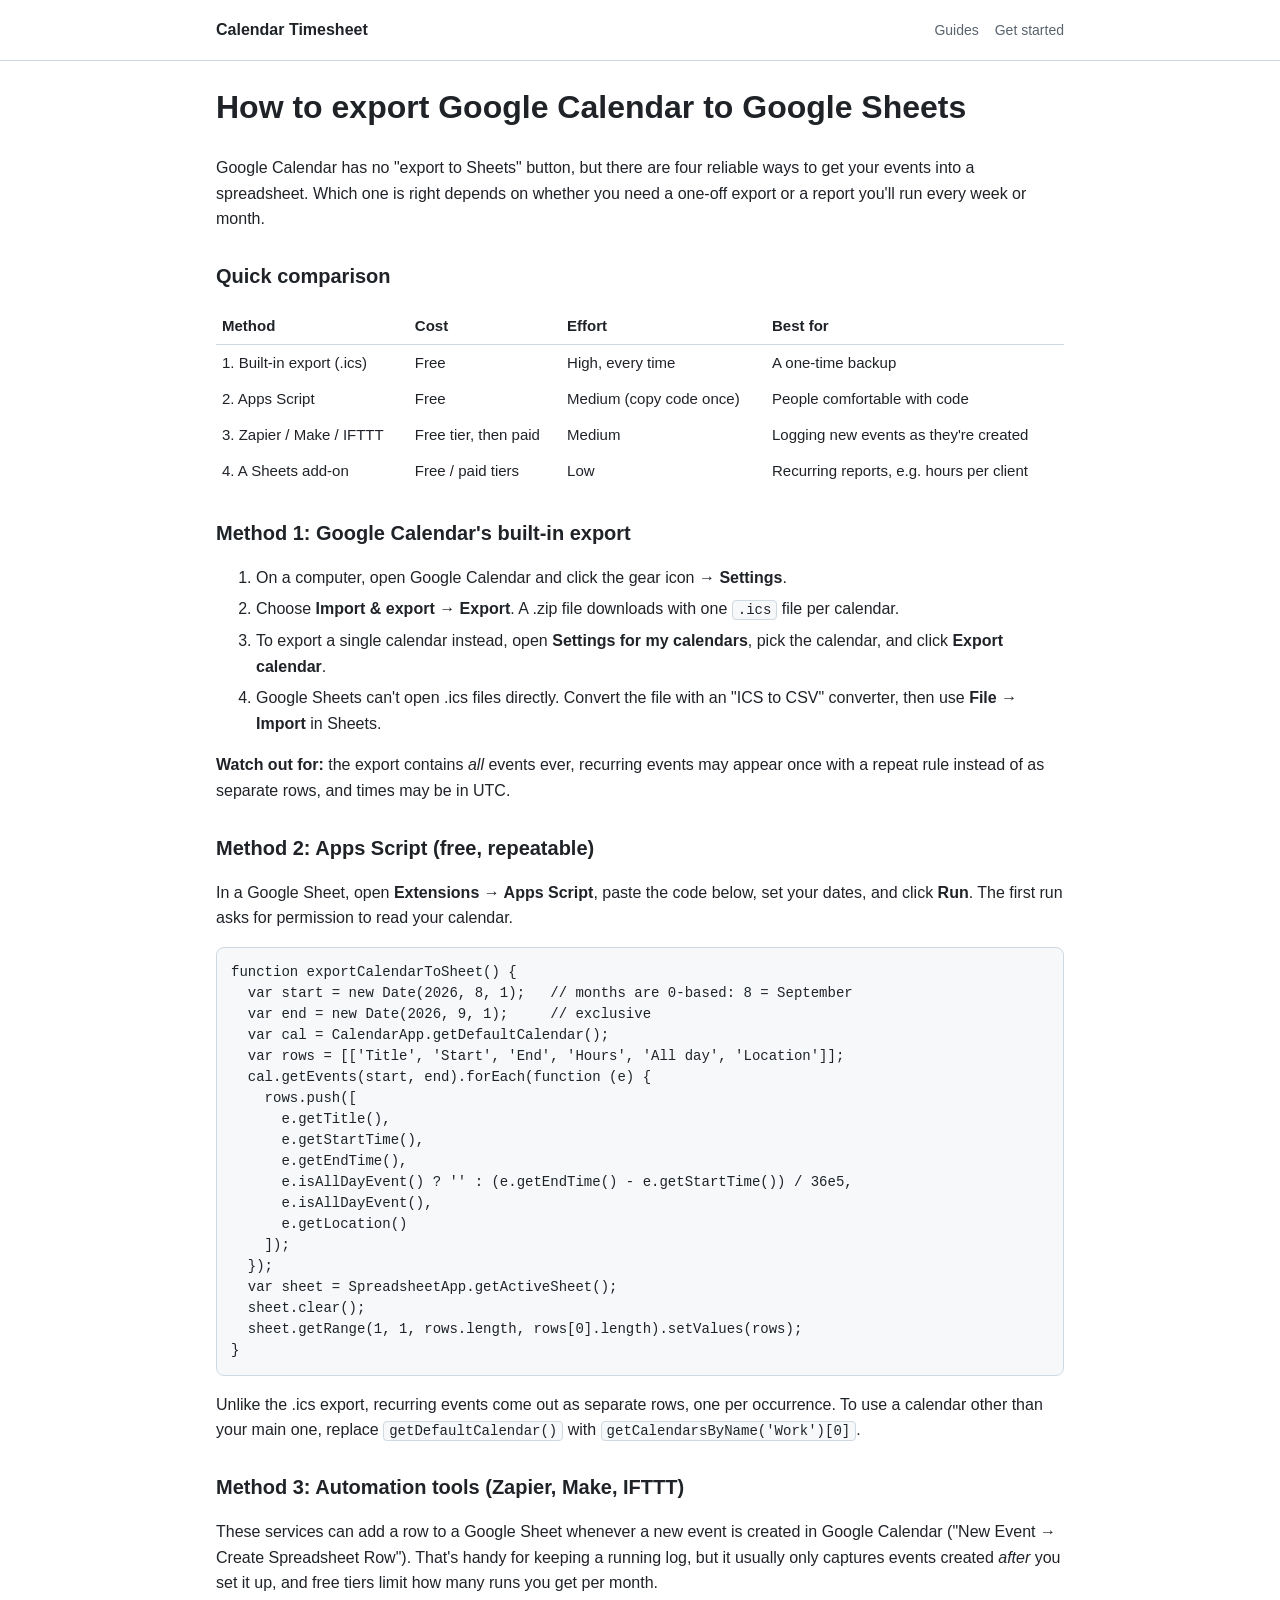
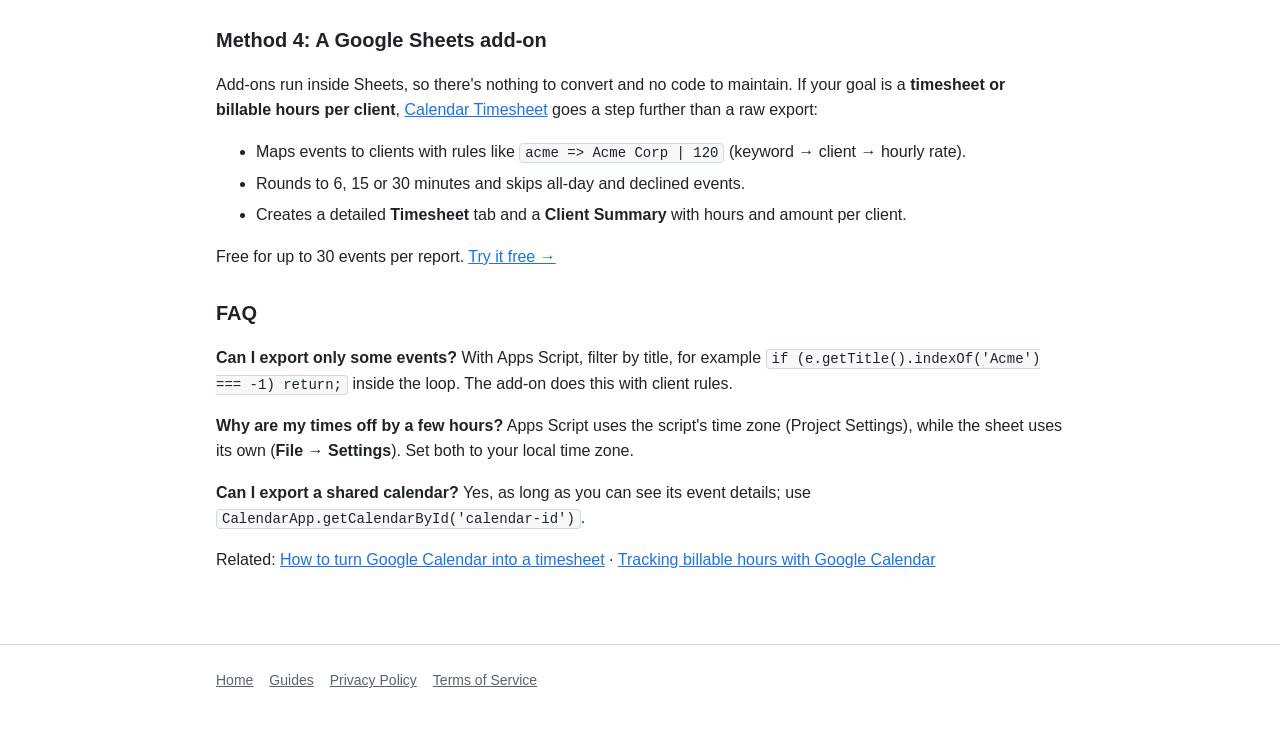
<file: timesheet/guides/export-google-calendar-to-google-sheets.html>
<!DOCTYPE html>
<html lang="en">
<head>
  <meta charset="utf-8">
  <meta name="viewport" content="width=device-width, initial-scale=1">
  <title>How to Export Google Calendar to Google Sheets (4 Methods Compared)</title>
  <meta name="description" content="Export Google Calendar events to Google Sheets with the built-in export, Apps Script, automation tools like Zapier, or a Sheets add-on. Pros, cons and step-by-step instructions.">
  <link rel="stylesheet" href="../style.css">
  <link rel="canonical" href="https://getwingtools.com/timesheet/guides/export-google-calendar-to-google-sheets.html">
  <link rel="icon" href="../favicon.svg" type="image/svg+xml">
  <meta property="og:type" content="article">
  <meta property="og:title" content="How to export Google Calendar to Google Sheets">
  <meta property="og:description" content="Export Google Calendar events to Google Sheets with the built-in export, Apps Script, automation tools like Zapier, or a Sheets add-on. Pros, cons and step-by-step instructions.">
  <meta property="og:url" content="https://getwingtools.com/timesheet/guides/export-google-calendar-to-google-sheets.html">
  <meta property="og:image" content="https://getwingtools.com/og/timesheet.png">
  <meta name="twitter:card" content="summary_large_image">
  <script type="application/ld+json">
  {
    "@context": "https://schema.org",
    "@graph": [
      {
        "@type": "Article",
        "headline": "How to export Google Calendar to Google Sheets",
        "datePublished": "2026-09-27",
        "dateModified": "2026-09-27",
        "author": {
          "@type": "Organization",
          "name": "Wing Tools",
          "url": "https://getwingtools.com/"
        },
        "publisher": {
          "@type": "Organization",
          "name": "Wing Tools",
          "url": "https://getwingtools.com/"
        },
        "image": "https://getwingtools.com/og/timesheet.png",
        "mainEntityOfPage": "https://getwingtools.com/timesheet/guides/export-google-calendar-to-google-sheets.html"
      },
      {
        "@type": "BreadcrumbList",
        "itemListElement": [
          {
            "@type": "ListItem",
            "position": 1,
            "name": "Calendar Timesheet",
            "item": "https://getwingtools.com/timesheet/"
          },
          {
            "@type": "ListItem",
            "position": 2,
            "name": "Guides",
            "item": "https://getwingtools.com/timesheet/guides/"
          },
          {
            "@type": "ListItem",
            "position": 3,
            "name": "How to export Google Calendar to Google Sheets"
          }
        ]
      }
    ]
  }
  </script>
</head>
<body>
  <header>
    <div class="wrap">
      <a class="brand" href="../">Calendar Timesheet</a>
      <nav><a href="./">Guides</a><a href="../#install">Get started</a></nav>
    </div>
  </header>

  <main class="wrap legal">
    <h1>How to export Google Calendar to Google Sheets</h1>
    <p>Google Calendar has no "export to Sheets" button, but there are four reliable ways to get your events into a spreadsheet. Which one is right depends on whether you need a one-off export or a report you'll run every week or month.</p>

    <h2>Quick comparison</h2>
    <div style="overflow-x:auto">
    <table style="border-collapse:collapse;width:100%;font-size:15px">
      <tr style="text-align:left"><th style="padding:6px;border-bottom:1px solid var(--border)">Method</th><th style="padding:6px;border-bottom:1px solid var(--border)">Cost</th><th style="padding:6px;border-bottom:1px solid var(--border)">Effort</th><th style="padding:6px;border-bottom:1px solid var(--border)">Best for</th></tr>
      <tr><td style="padding:6px">1. Built-in export (.ics)</td><td style="padding:6px">Free</td><td style="padding:6px">High, every time</td><td style="padding:6px">A one-time backup</td></tr>
      <tr><td style="padding:6px">2. Apps Script</td><td style="padding:6px">Free</td><td style="padding:6px">Medium (copy code once)</td><td style="padding:6px">People comfortable with code</td></tr>
      <tr><td style="padding:6px">3. Zapier / Make / IFTTT</td><td style="padding:6px">Free tier, then paid</td><td style="padding:6px">Medium</td><td style="padding:6px">Logging new events as they're created</td></tr>
      <tr><td style="padding:6px">4. A Sheets add-on</td><td style="padding:6px">Free / paid tiers</td><td style="padding:6px">Low</td><td style="padding:6px">Recurring reports, e.g. hours per client</td></tr>
    </table>
    </div>

    <h2>Method 1: Google Calendar's built-in export</h2>
    <ol>
      <li>On a computer, open Google Calendar and click the gear icon → <b>Settings</b>.</li>
      <li>Choose <b>Import &amp; export</b> → <b>Export</b>. A .zip file downloads with one <code>.ics</code> file per calendar.</li>
      <li>To export a single calendar instead, open <b>Settings for my calendars</b>, pick the calendar, and click <b>Export calendar</b>.</li>
      <li>Google Sheets can't open .ics files directly. Convert the file with an "ICS to CSV" converter, then use <b>File → Import</b> in Sheets.</li>
    </ol>
    <p><b>Watch out for:</b> the export contains <i>all</i> events ever, recurring events may appear once with a repeat rule instead of as separate rows, and times may be in UTC.</p>

    <h2>Method 2: Apps Script (free, repeatable)</h2>
    <p>In a Google Sheet, open <b>Extensions → Apps Script</b>, paste the code below, set your dates, and click <b>Run</b>. The first run asks for permission to read your calendar.</p>
    <pre><code>function exportCalendarToSheet() {
  var start = new Date(2026, 8, 1);   // months are 0-based: 8 = September
  var end = new Date(2026, 9, 1);     // exclusive
  var cal = CalendarApp.getDefaultCalendar();
  var rows = [['Title', 'Start', 'End', 'Hours', 'All day', 'Location']];
  cal.getEvents(start, end).forEach(function (e) {
    rows.push([
      e.getTitle(),
      e.getStartTime(),
      e.getEndTime(),
      e.isAllDayEvent() ? '' : (e.getEndTime() - e.getStartTime()) / 36e5,
      e.isAllDayEvent(),
      e.getLocation()
    ]);
  });
  var sheet = SpreadsheetApp.getActiveSheet();
  sheet.clear();
  sheet.getRange(1, 1, rows.length, rows[0].length).setValues(rows);
}</code></pre>
    <p>Unlike the .ics export, recurring events come out as separate rows, one per occurrence. To use a calendar other than your main one, replace <code>getDefaultCalendar()</code> with <code>getCalendarsByName('Work')[0]</code>.</p>

    <h2>Method 3: Automation tools (Zapier, Make, IFTTT)</h2>
    <p>These services can add a row to a Google Sheet whenever a new event is created in Google Calendar ("New Event → Create Spreadsheet Row"). That's handy for keeping a running log, but it usually only captures events created <i>after</i> you set it up, and free tiers limit how many runs you get per month.</p>

    <h2>Method 4: A Google Sheets add-on</h2>
    <p>Add-ons run inside Sheets, so there's nothing to convert and no code to maintain. If your goal is a <b>timesheet or billable hours per client</b>, <a href="../">Calendar Timesheet</a> goes a step further than a raw export:</p>
    <ul>
      <li>Maps events to clients with rules like <code>acme =&gt; Acme Corp | 120</code> (keyword → client → hourly rate).</li>
      <li>Rounds to 6, 15 or 30 minutes and skips all-day and declined events.</li>
      <li>Creates a detailed <b>Timesheet</b> tab and a <b>Client Summary</b> with hours and amount per client.</li>
    </ul>
    <p>Free for up to 30 events per report. <a href="../#install">Try it free →</a></p>

    <h2>FAQ</h2>
    <p><b>Can I export only some events?</b> With Apps Script, filter by title, for example <code>if (e.getTitle().indexOf('Acme') === -1) return;</code> inside the loop. The add-on does this with client rules.</p>
    <p><b>Why are my times off by a few hours?</b> Apps Script uses the script's time zone (Project Settings), while the sheet uses its own (<b>File → Settings</b>). Set both to your local time zone.</p>
    <p><b>Can I export a shared calendar?</b> Yes, as long as you can see its event details; use <code>CalendarApp.getCalendarById('calendar-id')</code>.</p>

    <p>Related: <a href="google-calendar-to-timesheet.html">How to turn Google Calendar into a timesheet</a> · <a href="billable-hours-from-google-calendar.html">Tracking billable hours with Google Calendar</a></p>
  </main>

  <footer>
    <div class="wrap"><a href="../">Home</a><a href="./">Guides</a><a href="../privacy.html">Privacy Policy</a><a href="../terms.html">Terms of Service</a></div>
  </footer>
</body>
</html>
</file>
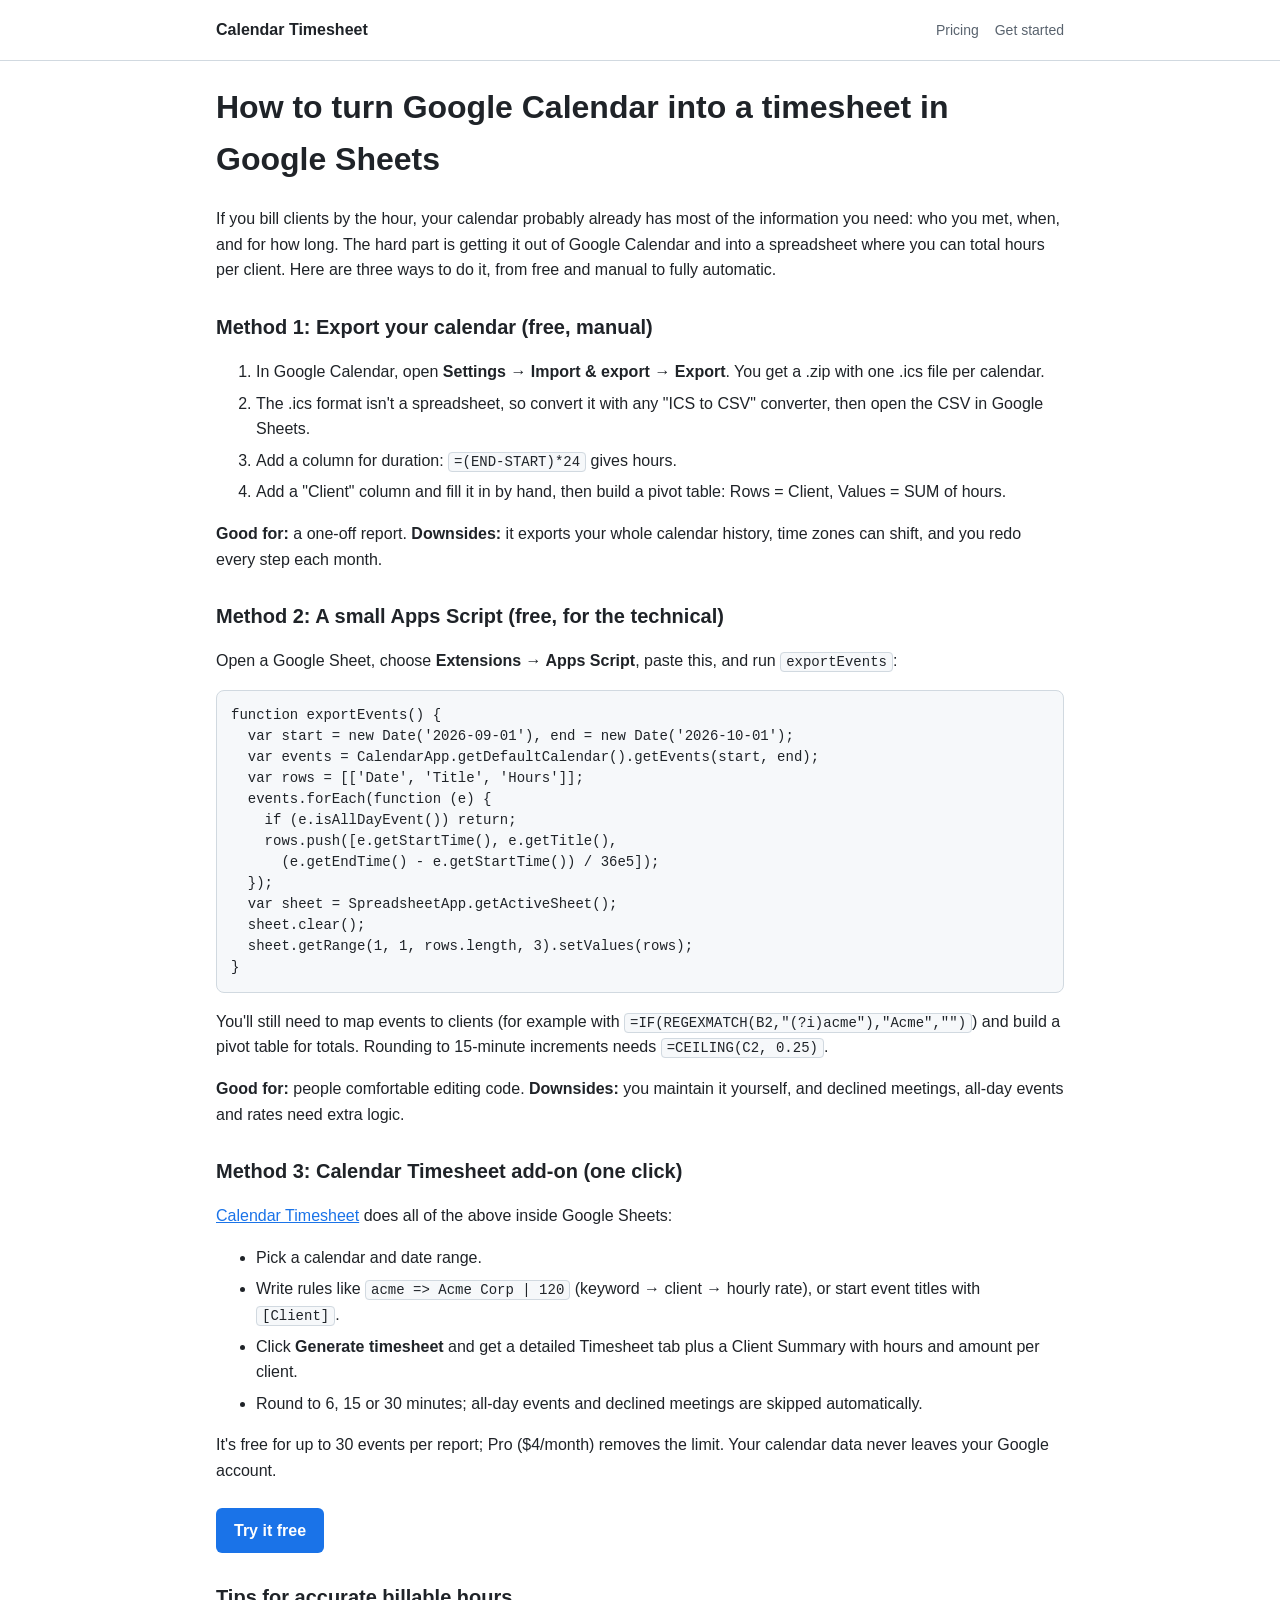
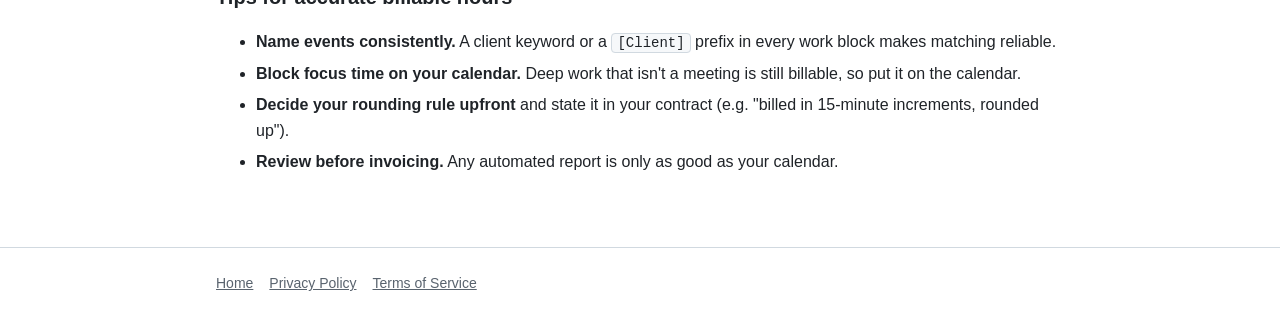
<file: timesheet/guides/google-calendar-to-timesheet.html>
<!DOCTYPE html>
<html lang="en">
<head>
  <meta charset="utf-8">
  <meta name="viewport" content="width=device-width, initial-scale=1">
  <title>How to Turn Google Calendar into a Timesheet in Google Sheets (3 Ways)</title>
  <meta name="description" content="Three ways to export Google Calendar events to Google Sheets and total billable hours per client: manual export, an Apps Script snippet, and a one-click add-on.">
  <link rel="stylesheet" href="../style.css">
  <link rel="canonical" href="https://getwingtools.com/timesheet/guides/google-calendar-to-timesheet.html">
  <link rel="icon" href="../favicon.svg" type="image/svg+xml">
  <meta property="og:type" content="article">
  <meta property="og:title" content="How to turn Google Calendar into a timesheet in Google Sheets">
  <meta property="og:description" content="Three ways to export Google Calendar events to Google Sheets and total billable hours per client: manual export, an Apps Script snippet, and a one-click add-on.">
  <meta property="og:url" content="https://getwingtools.com/timesheet/guides/google-calendar-to-timesheet.html">
  <meta property="og:image" content="https://getwingtools.com/og/timesheet.png">
  <meta name="twitter:card" content="summary_large_image">
  <script type="application/ld+json">
  {
    "@context": "https://schema.org",
    "@graph": [
      {
        "@type": "Article",
        "headline": "How to turn Google Calendar into a timesheet in Google Sheets",
        "datePublished": "2026-09-27",
        "dateModified": "2026-09-27",
        "author": {
          "@type": "Organization",
          "name": "Wing Tools",
          "url": "https://getwingtools.com/"
        },
        "publisher": {
          "@type": "Organization",
          "name": "Wing Tools",
          "url": "https://getwingtools.com/"
        },
        "image": "https://getwingtools.com/og/timesheet.png",
        "mainEntityOfPage": "https://getwingtools.com/timesheet/guides/google-calendar-to-timesheet.html"
      },
      {
        "@type": "BreadcrumbList",
        "itemListElement": [
          {
            "@type": "ListItem",
            "position": 1,
            "name": "Calendar Timesheet",
            "item": "https://getwingtools.com/timesheet/"
          },
          {
            "@type": "ListItem",
            "position": 2,
            "name": "Guides",
            "item": "https://getwingtools.com/timesheet/guides/"
          },
          {
            "@type": "ListItem",
            "position": 3,
            "name": "How to turn Google Calendar into a timesheet in Google Sheets"
          }
        ]
      }
    ]
  }
  </script>
</head>
<body>
  <header>
    <div class="wrap">
      <a class="brand" href="../">Calendar Timesheet</a>
      <nav><a href="../#pricing">Pricing</a><a href="../#install">Get started</a></nav>
    </div>
  </header>

  <main class="wrap legal">
    <h1>How to turn Google Calendar into a timesheet in Google Sheets</h1>
    <p>If you bill clients by the hour, your calendar probably already has most of the information you need: who you met, when, and for how long. The hard part is getting it out of Google Calendar and into a spreadsheet where you can total hours per client. Here are three ways to do it, from free and manual to fully automatic.</p>

    <h2>Method 1: Export your calendar (free, manual)</h2>
    <ol>
      <li>In Google Calendar, open <b>Settings → Import &amp; export → Export</b>. You get a .zip with one .ics file per calendar.</li>
      <li>The .ics format isn't a spreadsheet, so convert it with any "ICS to CSV" converter, then open the CSV in Google Sheets.</li>
      <li>Add a column for duration: <code>=(END-START)*24</code> gives hours.</li>
      <li>Add a "Client" column and fill it in by hand, then build a pivot table: Rows = Client, Values = SUM of hours.</li>
    </ol>
    <p><b>Good for:</b> a one-off report. <b>Downsides:</b> it exports your whole calendar history, time zones can shift, and you redo every step each month.</p>

    <h2>Method 2: A small Apps Script (free, for the technical)</h2>
    <p>Open a Google Sheet, choose <b>Extensions → Apps Script</b>, paste this, and run <code>exportEvents</code>:</p>
    <pre><code>function exportEvents() {
  var start = new Date('2026-09-01'), end = new Date('2026-10-01');
  var events = CalendarApp.getDefaultCalendar().getEvents(start, end);
  var rows = [['Date', 'Title', 'Hours']];
  events.forEach(function (e) {
    if (e.isAllDayEvent()) return;
    rows.push([e.getStartTime(), e.getTitle(),
      (e.getEndTime() - e.getStartTime()) / 36e5]);
  });
  var sheet = SpreadsheetApp.getActiveSheet();
  sheet.clear();
  sheet.getRange(1, 1, rows.length, 3).setValues(rows);
}</code></pre>
    <p>You'll still need to map events to clients (for example with <code>=IF(REGEXMATCH(B2,"(?i)acme"),"Acme","")</code>) and build a pivot table for totals. Rounding to 15-minute increments needs <code>=CEILING(C2, 0.25)</code>.</p>
    <p><b>Good for:</b> people comfortable editing code. <b>Downsides:</b> you maintain it yourself, and declined meetings, all-day events and rates need extra logic.</p>

    <h2>Method 3: Calendar Timesheet add-on (one click)</h2>
    <p><a href="../">Calendar Timesheet</a> does all of the above inside Google Sheets:</p>
    <ul>
      <li>Pick a calendar and date range.</li>
      <li>Write rules like <code>acme =&gt; Acme Corp | 120</code> (keyword → client → hourly rate), or start event titles with <code>[Client]</code>.</li>
      <li>Click <b>Generate timesheet</b> and get a detailed Timesheet tab plus a Client Summary with hours and amount per client.</li>
      <li>Round to 6, 15 or 30 minutes; all-day events and declined meetings are skipped automatically.</li>
    </ul>
    <p>It's free for up to 30 events per report; Pro ($4/month) removes the limit. Your calendar data never leaves your Google account.</p>
    <p><a class="btn" href="../#install">Try it free</a></p>

    <h2>Tips for accurate billable hours</h2>
    <ul>
      <li><b>Name events consistently.</b> A client keyword or a <code>[Client]</code> prefix in every work block makes matching reliable.</li>
      <li><b>Block focus time on your calendar.</b> Deep work that isn't a meeting is still billable, so put it on the calendar.</li>
      <li><b>Decide your rounding rule upfront</b> and state it in your contract (e.g. "billed in 15-minute increments, rounded up").</li>
      <li><b>Review before invoicing.</b> Any automated report is only as good as your calendar.</li>
    </ul>
  </main>

  <footer>
    <div class="wrap"><a href="../">Home</a><a href="../privacy.html">Privacy Policy</a><a href="../terms.html">Terms of Service</a></div>
  </footer>
</body>
</html>
</file>
<file: timesheet/style.css>
:root {
  --bg: #ffffff;
  --fg: #1f2328;
  --muted: #59636e;
  --accent: #1a73e8;
  --accent-fg: #ffffff;
  --card: #f6f8fa;
  --border: #d1d9e0;
}
@media (prefers-color-scheme: dark) {
  :root {
    --bg: #0d1117;
    --fg: #e6edf3;
    --muted: #9198a1;
    --accent: #4c9aff;
    --accent-fg: #0d1117;
    --card: #161b22;
    --border: #30363d;
  }
}
* { box-sizing: border-box; }
body {
  margin: 0;
  background: var(--bg);
  color: var(--fg);
  font: 16px/1.6 -apple-system, BlinkMacSystemFont, "Segoe UI", Roboto, Helvetica, Arial, sans-serif;
}
.wrap { max-width: 880px; margin: 0 auto; padding: 0 16px; }
header { border-bottom: 1px solid var(--border); }
header .wrap { display: flex; justify-content: space-between; align-items: center; height: 60px; }
header a.brand { font-weight: 700; color: var(--fg); text-decoration: none; }
nav a { color: var(--muted); text-decoration: none; margin-left: 16px; font-size: 14px; }
a { color: var(--accent); }
.hero { padding: 64px 0 40px; }
.hero h1 { font-size: clamp(28px, 5vw, 44px); line-height: 1.15; margin: 0 0 16px; }
.hero p { font-size: 18px; color: var(--muted); max-width: 640px; }
.btn { display: inline-block; background: var(--accent); color: var(--accent-fg); padding: 10px 18px; border-radius: 6px; text-decoration: none; font-weight: 600; margin-top: 8px; }
.btn.secondary { background: transparent; color: var(--accent); border: 1px solid var(--border); margin-left: 8px; }
section { padding: 32px 0; }
h2 { font-size: 24px; margin: 0 0 16px; }
.grid { display: grid; grid-template-columns: repeat(auto-fit, minmax(240px, 1fr)); gap: 16px; }
.card { background: var(--card); border: 1px solid var(--border); border-radius: 8px; padding: 20px; }
.card h3 { margin: 0 0 8px; font-size: 17px; }
.card p, .card li { color: var(--muted); margin: 0; }
.card ul { padding-left: 18px; margin: 8px 0 0; }
.price { font-size: 32px; font-weight: 700; }
.price small { font-size: 15px; color: var(--muted); font-weight: 400; }
ol.steps li { margin-bottom: 8px; }
code { background: var(--card); border: 1px solid var(--border); padding: 1px 5px; border-radius: 4px; font-size: 14px; }
footer { border-top: 1px solid var(--border); color: var(--muted); font-size: 14px; padding: 24px 0 40px; margin-top: 32px; }
footer a { color: var(--muted); margin-right: 16px; }
.legal h2 { font-size: 20px; margin-top: 28px; }
.legal { padding-bottom: 24px; }
pre { background: var(--card); border: 1px solid var(--border); border-radius: 8px; padding: 14px; overflow-x: auto; font-size: 13px; line-height: 1.5; }
pre code { background: none; border: 0; padding: 0; }
.legal li { margin-bottom: 6px; }
.promo { display: block; width: 100%; aspect-ratio: 16 / 9; margin-top: 32px; border: 1px solid var(--border); border-radius: 12px; background: var(--card); }
</file>
<file: timesheet/home.css>
/* Landing page only. Shared tokens and base styles live in style.css. */
:root {
  --accent-soft: #e8f0fe;
  --accent-strong: #1558b0;
  --success: #188038;
  --band: #0b57d0;
  --radius: 14px;
  --shadow: 0 1px 2px rgba(31, 35, 40, .06), 0 8px 24px rgba(31, 35, 40, .08);
}
@media (prefers-color-scheme: dark) {
  :root {
    --accent-soft: #10243f;
    --accent-strong: #8ab4f8;
    --success: #6fcf8a;
    --band: #1a4fa8;
    --shadow: 0 1px 2px rgba(0, 0, 0, .4), 0 8px 24px rgba(0, 0, 0, .35);
  }
}

html:has(body.home) { scroll-padding-top: 80px; scroll-behavior: smooth; }
@media (prefers-reduced-motion: reduce) { html:has(body.home) { scroll-behavior: auto; } }
body.home { font-family: "Plus Jakarta Sans", -apple-system, BlinkMacSystemFont, "Segoe UI", Roboto, Arial, sans-serif; }
.wrap.wide { max-width: 1140px; }
.center { text-align: center; }

/* Skip link + focus */
.skip { position: absolute; left: -9999px; top: 8px; background: var(--accent); color: var(--accent-fg); padding: 8px 12px; border-radius: 8px; z-index: 100; }
.skip:focus { left: 8px; }
.home a:focus-visible, .home button:focus-visible, .home summary:focus-visible, .home video:focus-visible {
  outline: 3px solid var(--accent); outline-offset: 3px; border-radius: 6px;
}

/* Header */
.site-header { position: sticky; top: 0; z-index: 50; background: color-mix(in srgb, var(--bg) 88%, transparent); backdrop-filter: saturate(1.4) blur(10px); }
.site-header .wrap { height: 64px; }
.site-header .brand { display: inline-flex; align-items: center; gap: 10px; font-size: 17px; white-space: nowrap; }
.site-header nav { display: flex; align-items: center; gap: 4px; }
.site-header nav a:not(.btn) { margin-left: 0; padding: 10px 12px; border-radius: 8px; color: var(--muted); font-weight: 500; }
.site-header nav a:not(.btn):hover { color: var(--fg); background: var(--card); }
.site-header .btn-sm { margin: 0 0 0 8px; }

/* Buttons */
.home .btn { display: inline-flex; align-items: center; justify-content: center; min-height: 44px; padding: 10px 20px; margin: 0; border-radius: 10px; font-weight: 700; cursor: pointer; border: 1px solid transparent; transition: background-color .15s ease, color .15s ease, border-color .15s ease, transform .15s ease; }
.home .btn:hover { background: var(--accent-strong); }
.home .btn:active { transform: translateY(1px); }
.home .btn-sm { min-height: 40px; padding: 8px 16px; font-size: 15px; }
.home .btn-lg { min-height: 52px; padding: 14px 26px; font-size: 17px; }
.home .btn-ghost { background: transparent; color: var(--accent); border-color: var(--border); }
.home .btn-ghost:hover { background: var(--accent-soft); color: var(--accent); }
.home .btn-light { background: #fff; color: #0b57d0; }
.home .btn-light:hover { background: #e8f0fe; color: #0b57d0; }
.home .btn-block { display: flex; width: 100%; margin-top: 10px; }

/* Hero */
.hero { padding: 56px 0 64px; background: radial-gradient(1200px 500px at 80% -10%, var(--accent-soft), transparent 60%); }
.hero-grid { display: grid; grid-template-columns: 1fr; gap: 40px; align-items: center; }
.eyebrow { display: inline-block; margin: 0 0 16px; padding: 6px 12px; border-radius: 999px; background: var(--accent-soft); color: var(--accent-strong); font-size: 14px; font-weight: 600; }
.home h1 { font-size: clamp(34px, 5.2vw, 56px); line-height: 1.08; letter-spacing: -0.02em; margin: 0 0 18px; font-weight: 800; text-wrap: balance; }
.accent { color: var(--accent); }
.lead { font-size: clamp(17px, 2vw, 20px); color: var(--muted); margin: 0 0 28px; max-width: 34em; }
.cta-row { display: flex; flex-wrap: wrap; gap: 12px; }
.trust { list-style: none; padding: 0; margin: 24px 0 0; display: flex; flex-wrap: wrap; gap: 8px 20px; color: var(--muted); font-size: 15px; font-weight: 500; }
.trust li { display: inline-flex; align-items: center; gap: 6px; }
.trust svg { width: 18px; height: 18px; fill: none; stroke: var(--success); stroke-width: 3; stroke-linecap: round; stroke-linejoin: round; flex: none; }
.hero-media { margin: 0; }
.home .promo { margin-top: 0; border-radius: var(--radius); box-shadow: var(--shadow); border: 1px solid var(--border); background: var(--card); }
.hero-media figcaption { margin-top: 10px; font-size: 13px; color: var(--muted); }
@media (min-width: 960px) {
  .hero { padding: 72px 0 88px; }
  .hero-grid { grid-template-columns: 0.95fr 1.05fr; gap: 56px; }
}

/* Problem band */
.band { background: var(--band); color: #fff; padding: 0; }
.band-text { margin: 0; padding: 22px 0; font-size: clamp(16px, 2vw, 19px); text-align: center; }
.band-text b { font-weight: 800; }

/* Sections */
.home .section { padding: 72px 0; }
.home .section.alt { background: var(--card); }
.section-title { font-size: clamp(26px, 3.6vw, 36px); letter-spacing: -0.02em; text-align: center; margin: 0 0 12px; font-weight: 800; }
.section-sub { text-align: center; color: var(--muted); margin: 0 auto 36px; max-width: 36em; }
.home .section-title + .features, .home .section-title + .steps-grid, .home .section-title + .faq { margin-top: 36px; }

/* Features */
.features { display: grid; grid-template-columns: 1fr; gap: 16px; }
.feature { background: var(--bg); border: 1px solid var(--border); border-radius: var(--radius); padding: 24px; }
.feature h3 { margin: 14px 0 8px; font-size: 18px; }
.feature p { margin: 0; color: var(--muted); }
.icon { width: 44px; height: 44px; border-radius: 12px; background: var(--accent-soft); display: grid; place-items: center; }
.icon svg { width: 24px; height: 24px; fill: none; stroke: var(--accent); stroke-width: 2; stroke-linecap: round; stroke-linejoin: round; }
@media (min-width: 720px) { .features { grid-template-columns: repeat(2, 1fr); gap: 20px; } }
@media (min-width: 1040px) { .features { grid-template-columns: repeat(4, 1fr); } }

/* Steps */
.steps-grid { list-style: none; padding: 0; margin: 0 0 36px; display: grid; grid-template-columns: 1fr; gap: 16px; counter-reset: none; }
.steps-grid li { background: var(--bg); border: 1px solid var(--border); border-radius: var(--radius); padding: 24px; }
.steps-grid h3 { margin: 12px 0 6px; font-size: 18px; }
.steps-grid p { margin: 0; color: var(--muted); }
.num { display: inline-grid; place-items: center; width: 36px; height: 36px; border-radius: 999px; background: var(--accent); color: var(--accent-fg); font-weight: 800; }
@media (min-width: 820px) { .steps-grid { grid-template-columns: repeat(3, 1fr); gap: 20px; } }
.fine { color: var(--muted); font-size: 14px; max-width: 46em; margin: 16px auto 0; }

/* Pricing */
.plans { display: grid; grid-template-columns: 1fr; gap: 20px; max-width: 760px; margin: 0 auto; }
.plan { position: relative; background: var(--bg); border: 1px solid var(--border); border-radius: var(--radius); padding: 28px; display: flex; flex-direction: column; }
.plan h3 { margin: 0 0 8px; font-size: 18px; }
.plan .price { font-size: 44px; font-weight: 800; letter-spacing: -0.02em; font-variant-numeric: tabular-nums; }
.plan-note { margin: 0 0 16px; color: var(--muted); }
.plan-pro { border: 2px solid var(--accent); box-shadow: var(--shadow); }
.badge { position: absolute; top: -13px; left: 28px; background: var(--accent); color: var(--accent-fg); font-size: 13px; font-weight: 700; padding: 4px 12px; border-radius: 999px; }
.checks { list-style: none; padding: 0; margin: 0 0 16px; flex: 1; }
.checks li { position: relative; padding-left: 28px; margin-bottom: 8px; }
.checks li::before { content: ""; position: absolute; left: 4px; top: 6px; width: 12px; height: 7px; border-left: 3px solid var(--success); border-bottom: 3px solid var(--success); transform: rotate(-45deg); }
@media (min-width: 720px) { .plans { grid-template-columns: 1fr 1fr; } }

/* FAQ */
.faq { max-width: 760px; margin: 0 auto; }
.faq details { background: var(--bg); border: 1px solid var(--border); border-radius: 12px; margin-bottom: 12px; }
.faq summary { cursor: pointer; list-style: none; padding: 18px 48px 18px 20px; font-weight: 700; position: relative; min-height: 44px; }
.faq summary::-webkit-details-marker { display: none; }
.faq summary::after { content: ""; position: absolute; right: 22px; top: 50%; width: 9px; height: 9px; border-right: 2px solid var(--muted); border-bottom: 2px solid var(--muted); transform: translateY(-70%) rotate(45deg); transition: transform .2s ease; }
.faq details[open] summary::after { transform: translateY(-30%) rotate(-135deg); }
.faq details p { margin: 0; padding: 0 20px 18px; color: var(--muted); }

/* Final CTA */
.final-cta { background: var(--band); color: #fff; text-align: center; padding: 72px 0; }
.final-cta h2 { font-size: clamp(26px, 3.6vw, 38px); letter-spacing: -0.02em; margin: 0 0 10px; font-weight: 800; }
.final-cta p { margin: 0 0 28px; opacity: .9; font-size: 18px; }

/* Small screens */
.site-header .btn-sm { white-space: nowrap; }
@media (max-width: 719px) {
  .hide-sm { display: none; }
  .eyebrow { font-size: 13px; padding: 5px 10px; }
  .site-header .brand { font-size: 16px; }
  .cta-row .btn { flex: 1 1 100%; }
  .home .section { padding: 56px 0; }
}

@media (max-width: 400px) {
  .hide-xs { display: none; }
}

@media (prefers-reduced-motion: reduce) {
  .home * { transition: none !important; }
}
</file>
<file: schedule/schedule.css>
/* Schedule Sync page: the roster → calendar demo in the hero. */
.demo { display: grid; grid-template-columns: 1fr; gap: 12px; align-items: center; }
.demo-sheet, .demo-cal { background: var(--bg); border: 1px solid var(--border); border-radius: var(--radius); padding: 14px; box-shadow: var(--shadow); }
.demo-title { font-size: 13px; font-weight: 700; color: var(--muted); margin-bottom: 8px; }
.demo table { width: 100%; border-collapse: collapse; font-size: 14px; font-variant-numeric: tabular-nums; }
.demo th, .demo td { border: 1px solid var(--border); padding: 6px 8px; text-align: center; }
.demo th { background: var(--card); font-weight: 600; }
.demo td:first-child, .demo th:first-child { text-align: left; }
.demo .m { color: #1a73e8; font-weight: 700; }
.demo .e { color: #b06000; font-weight: 700; }
.demo .n { color: #6f42c1; font-weight: 700; }
.demo .off { color: var(--muted); }
.demo-codes { display: flex; gap: 8px; flex-wrap: wrap; margin-top: 10px; font-size: 12px; }
.demo-codes span { border: 1px solid var(--border); border-radius: 999px; padding: 2px 8px; }
.demo-arrow { display: grid; place-items: center; }
.demo-arrow svg { width: 28px; height: 28px; fill: none; stroke: var(--accent); stroke-width: 2.5; stroke-linecap: round; stroke-linejoin: round; transform: rotate(90deg); }
.demo .ev { border-left: 4px solid currentColor; border-radius: 8px; padding: 8px 10px; margin-bottom: 8px; display: flex; flex-direction: column; font-weight: 400; }
.demo .ev b { color: var(--fg); font-size: 14px; }
.demo .ev span { color: var(--muted); font-size: 13px; }
.demo .ev.m { background: #e8f0fe; }
.demo .ev.e { background: #fef3e2; }
.demo .ev.n { background: #f1eafa; }
.demo figcaption { grid-column: 1 / -1; }
@media (prefers-color-scheme: dark) {
  .demo .ev.m { background: #10243f; }
  .demo .ev.e { background: #3a2a10; }
  .demo .ev.n { background: #2a1f3d; }
  .demo .e { color: #f0b35a; }
  .demo .n { color: #b89cf0; }
}
@media (min-width: 560px) {
  .demo { grid-template-columns: 1.15fr auto 1fr; }
  .demo-arrow svg { transform: none; }
}
</file>
